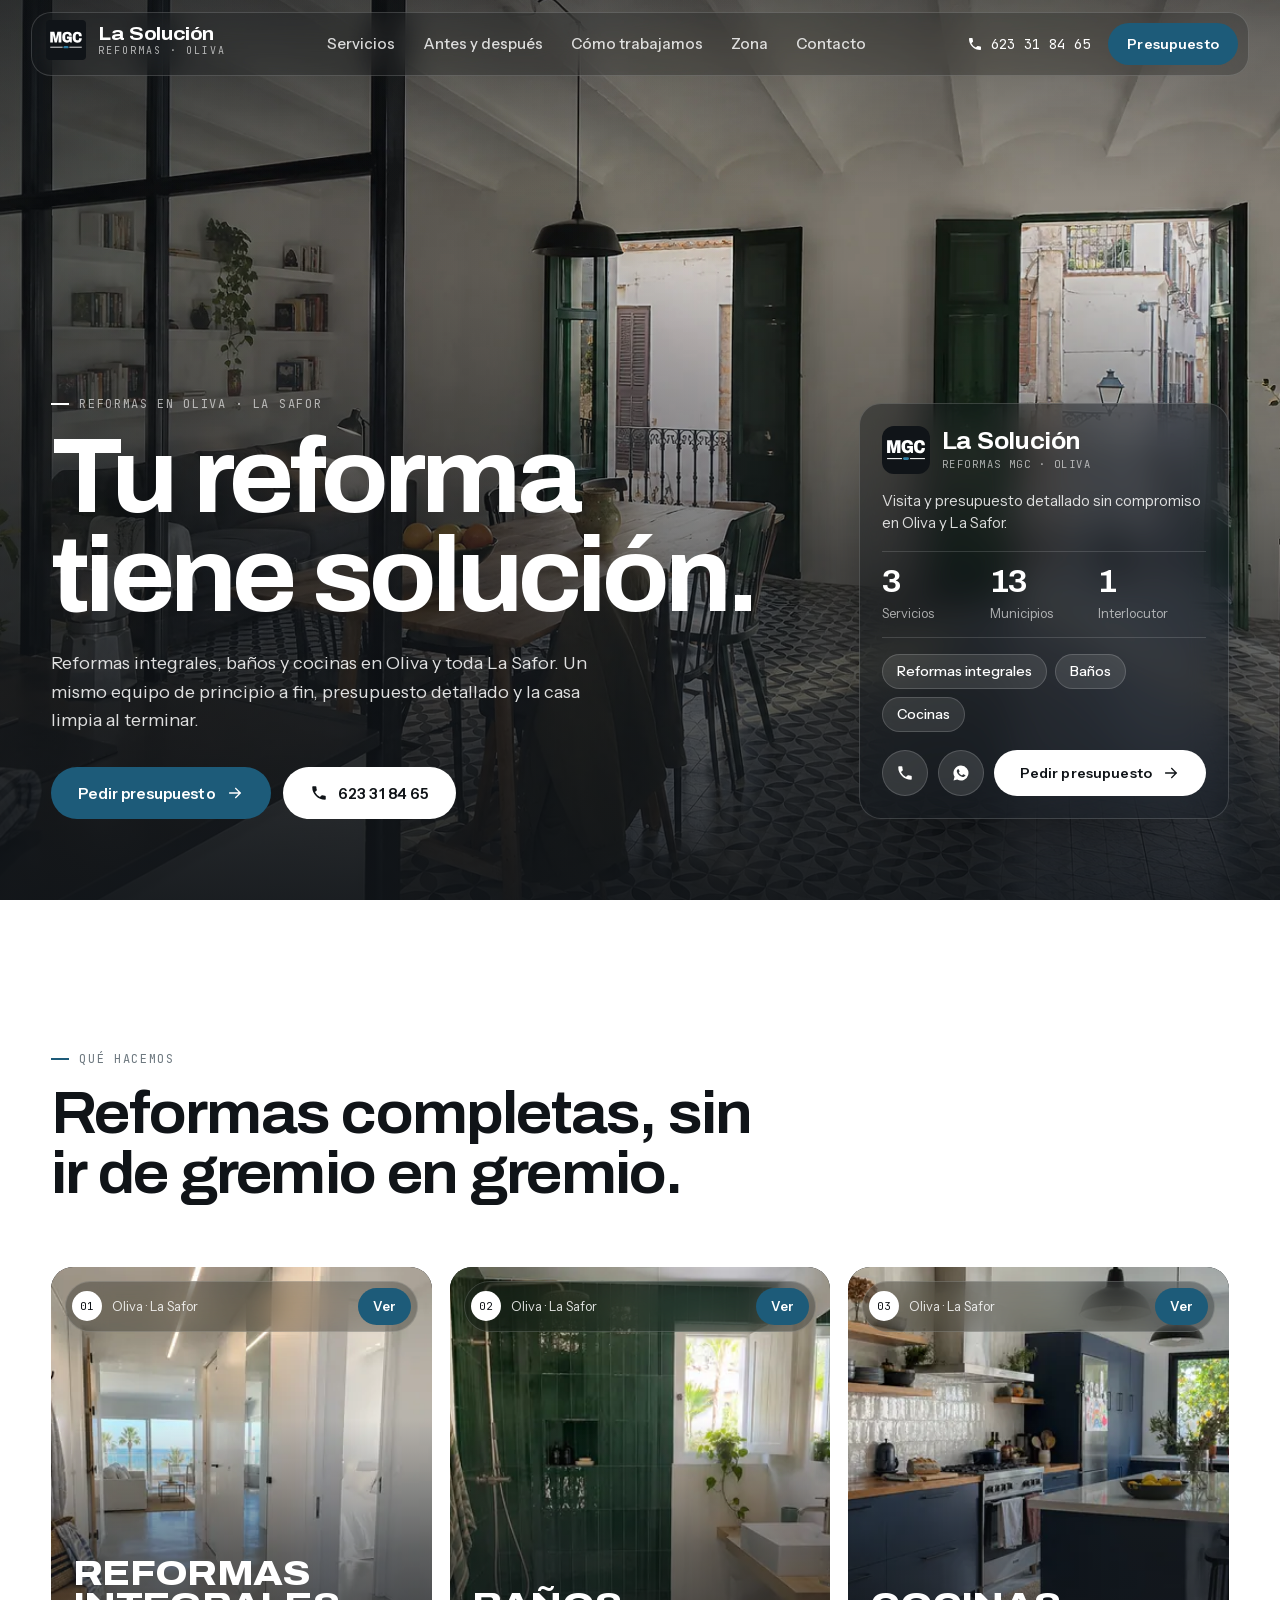
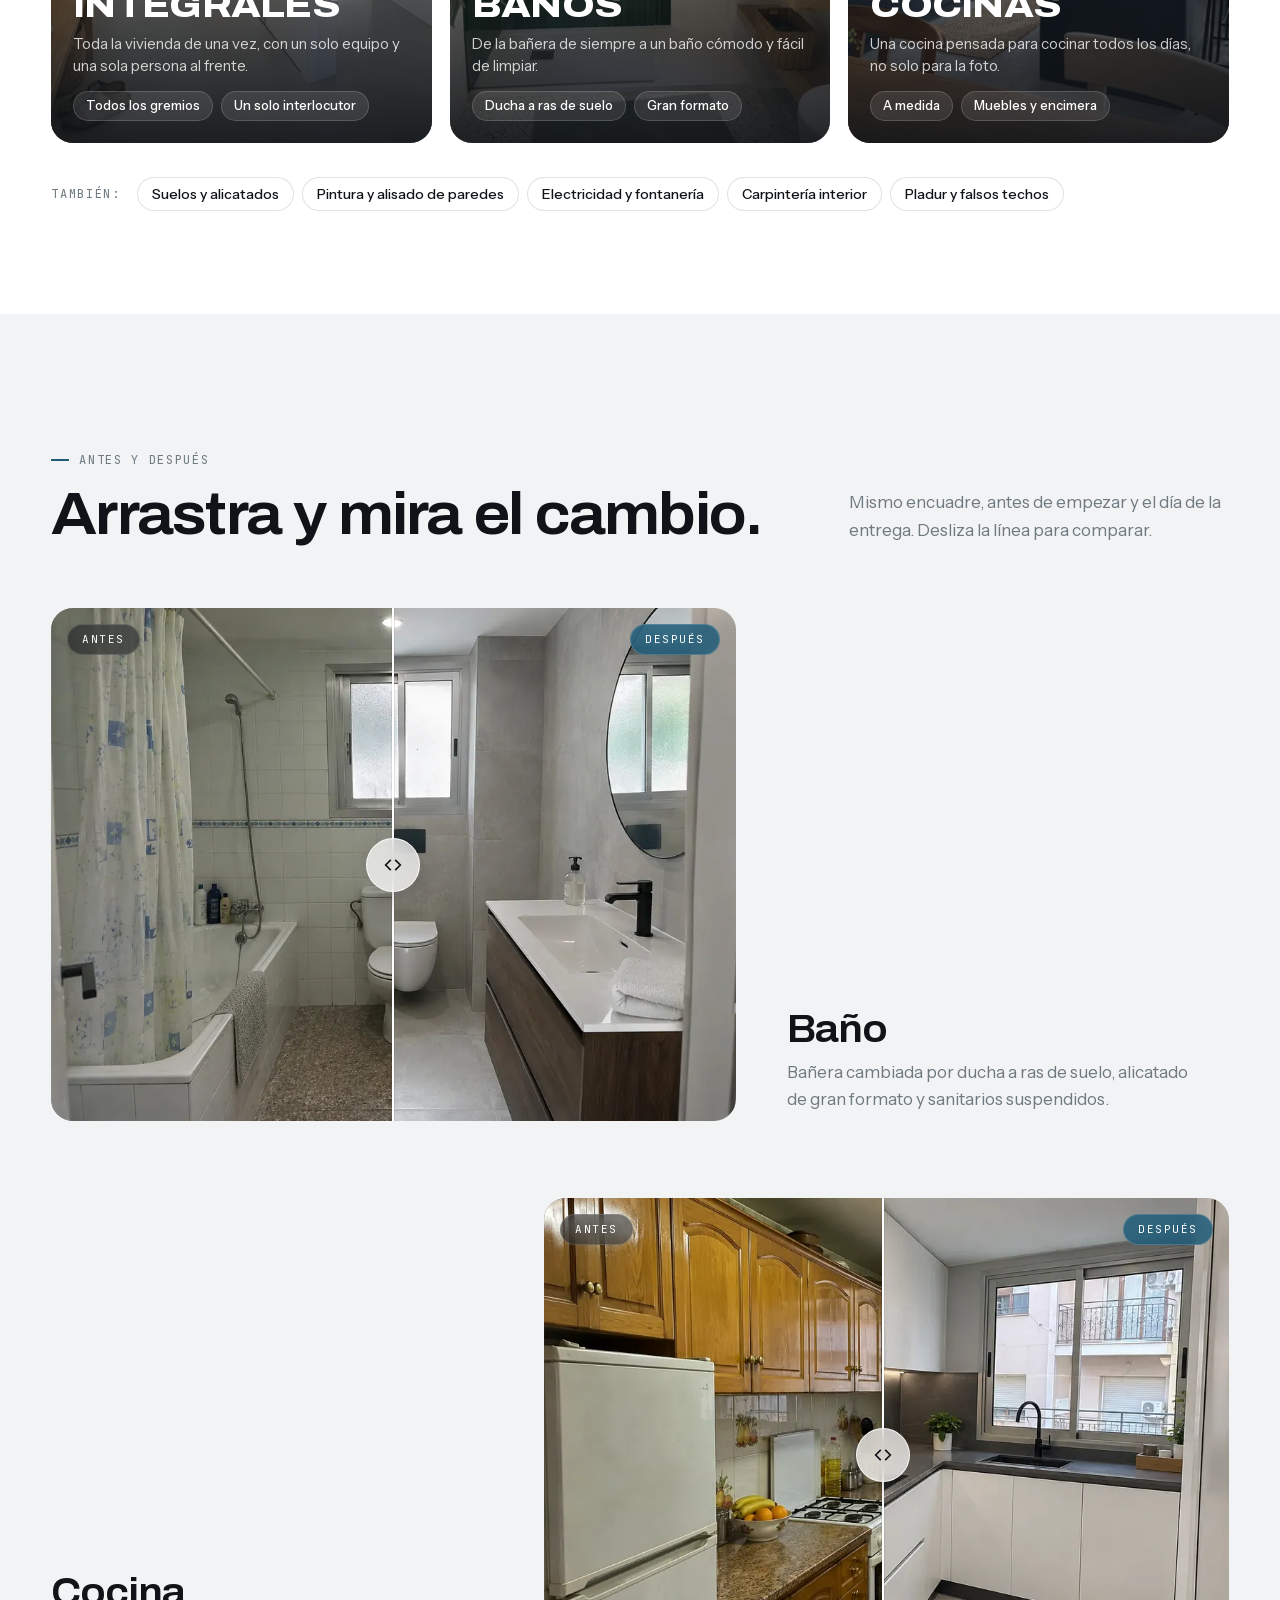
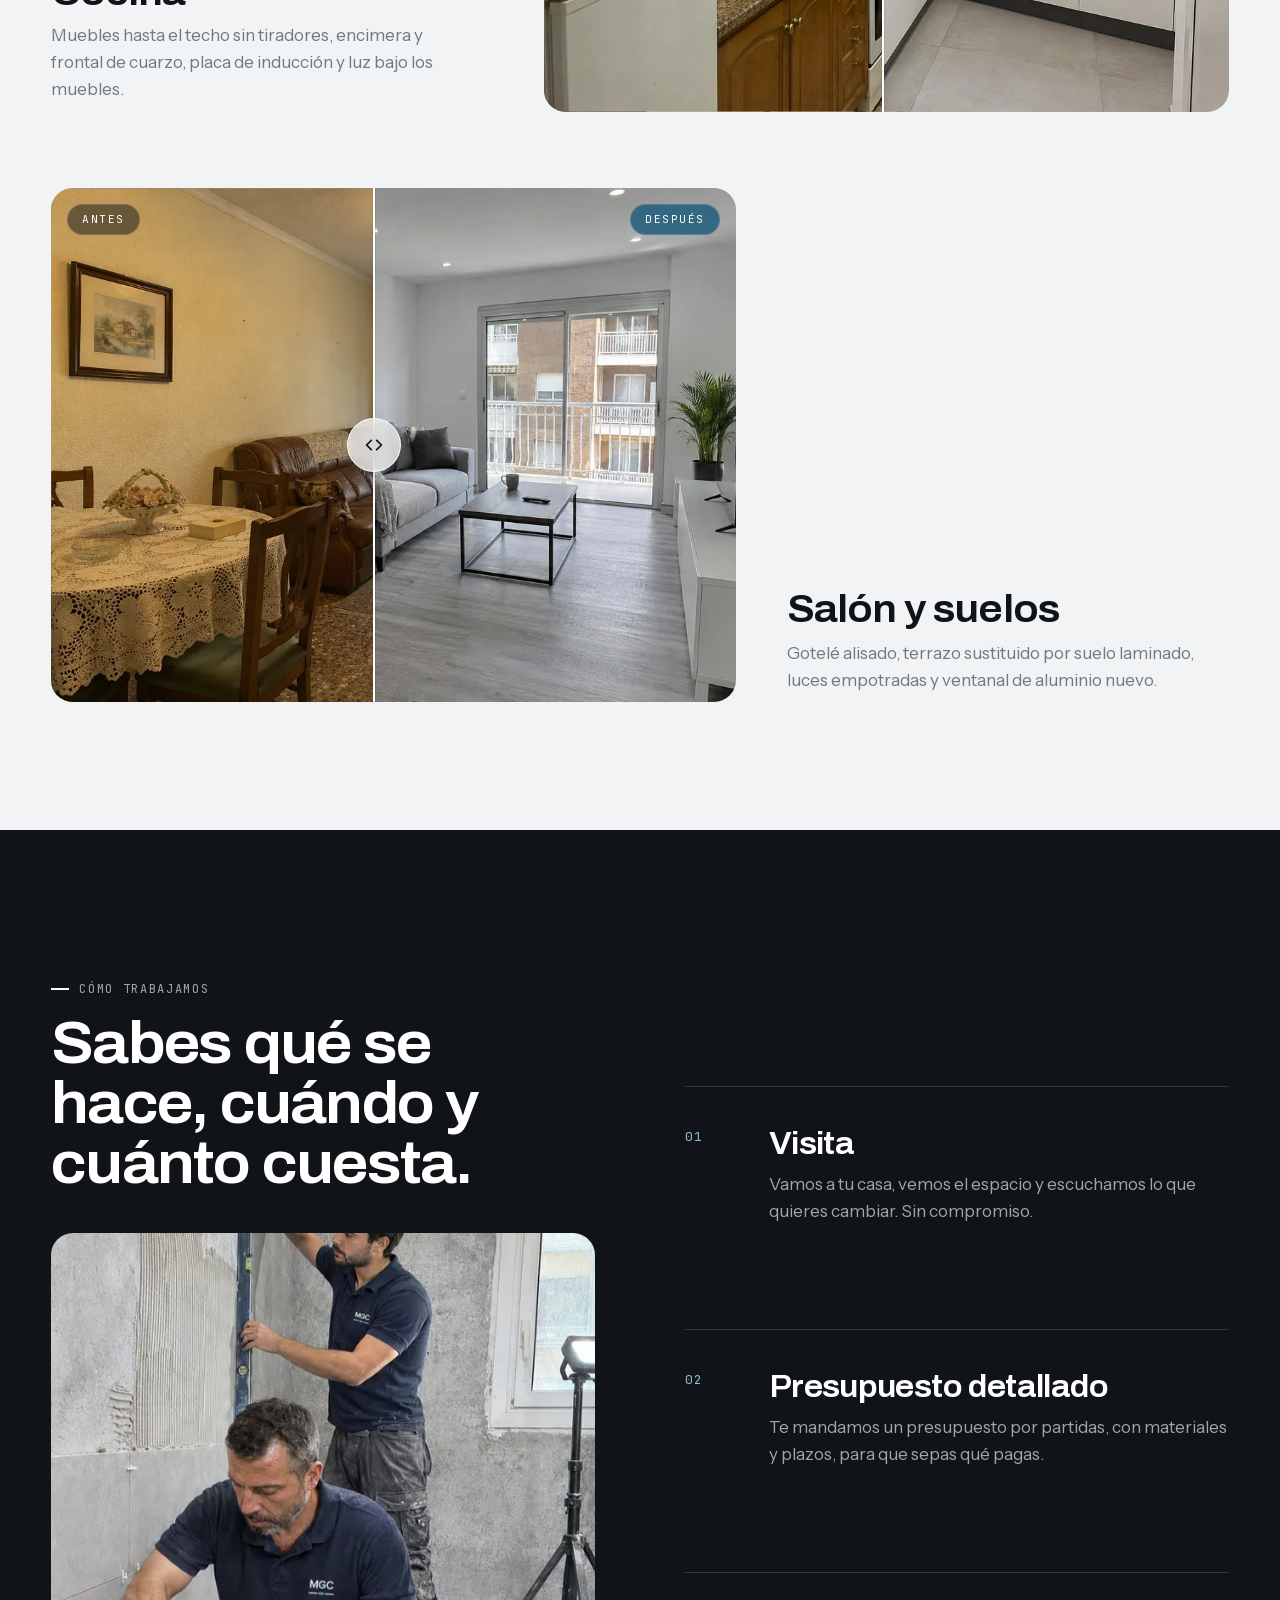
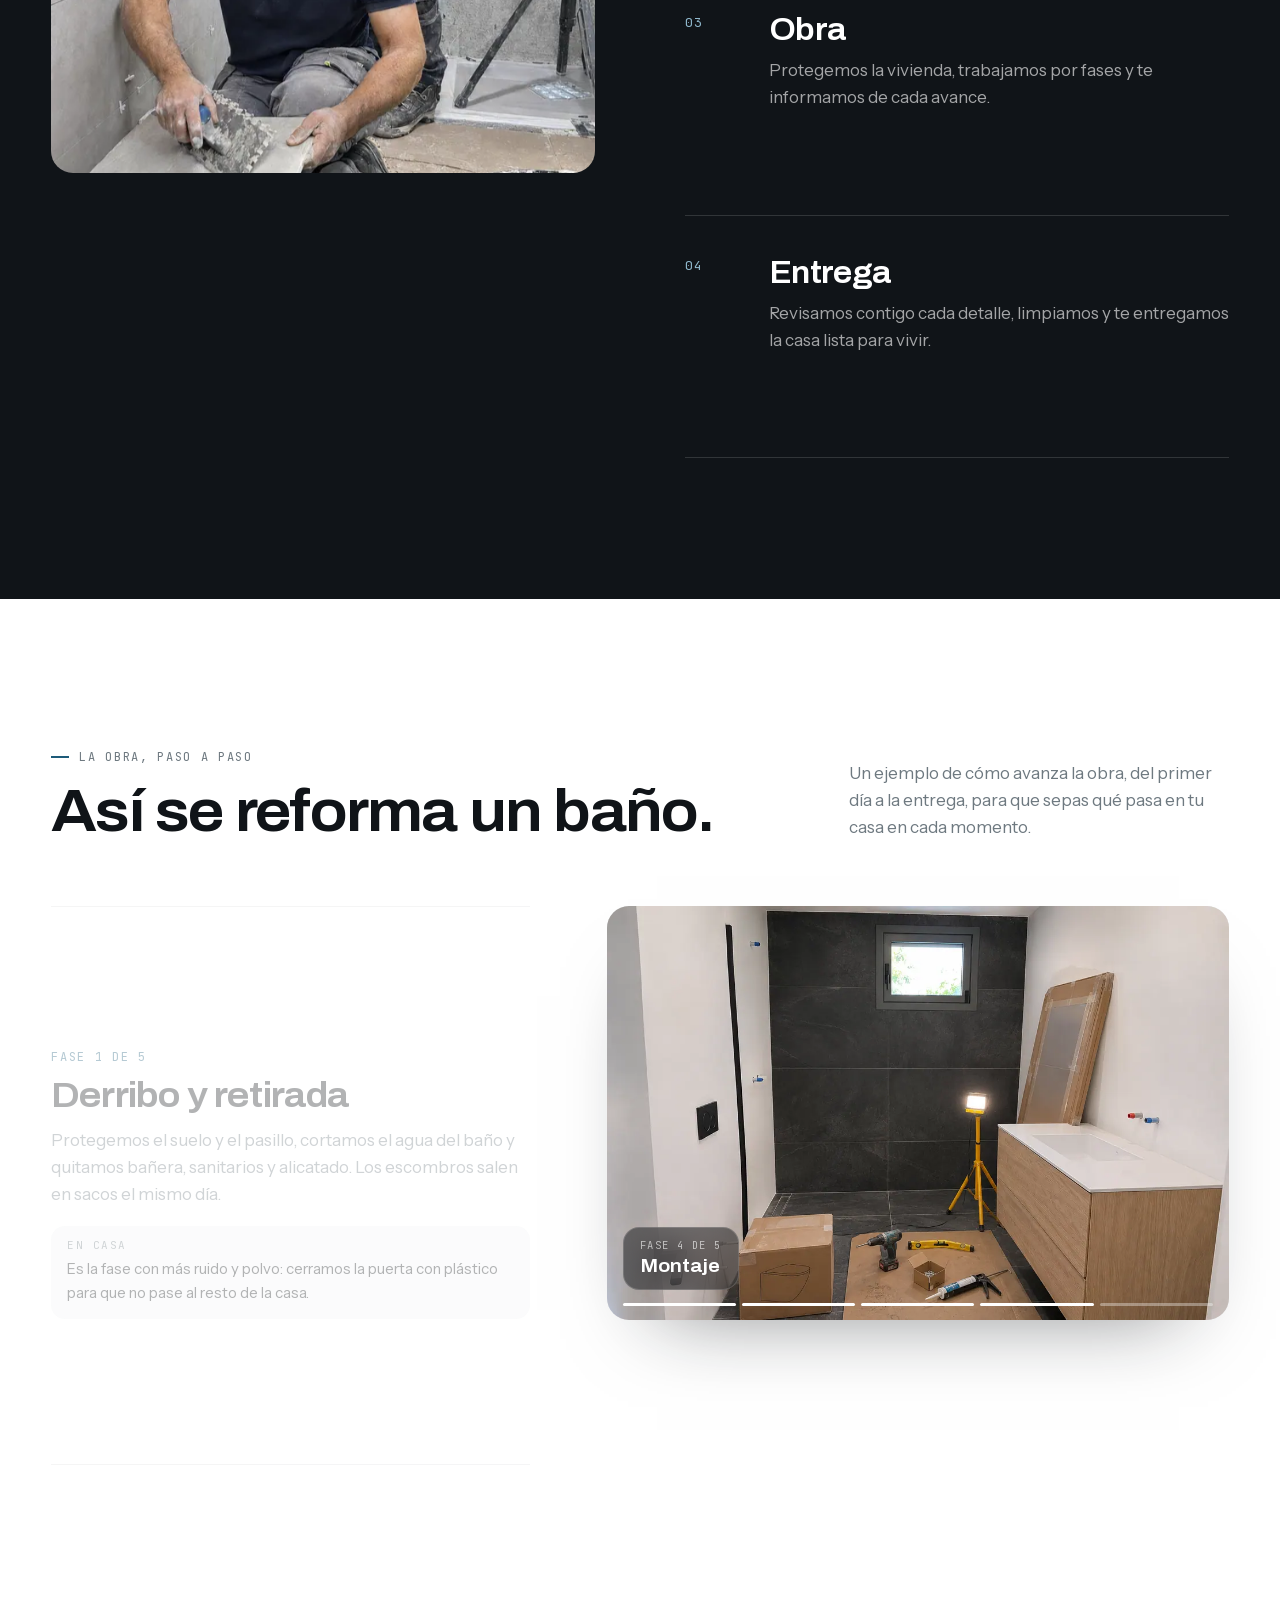
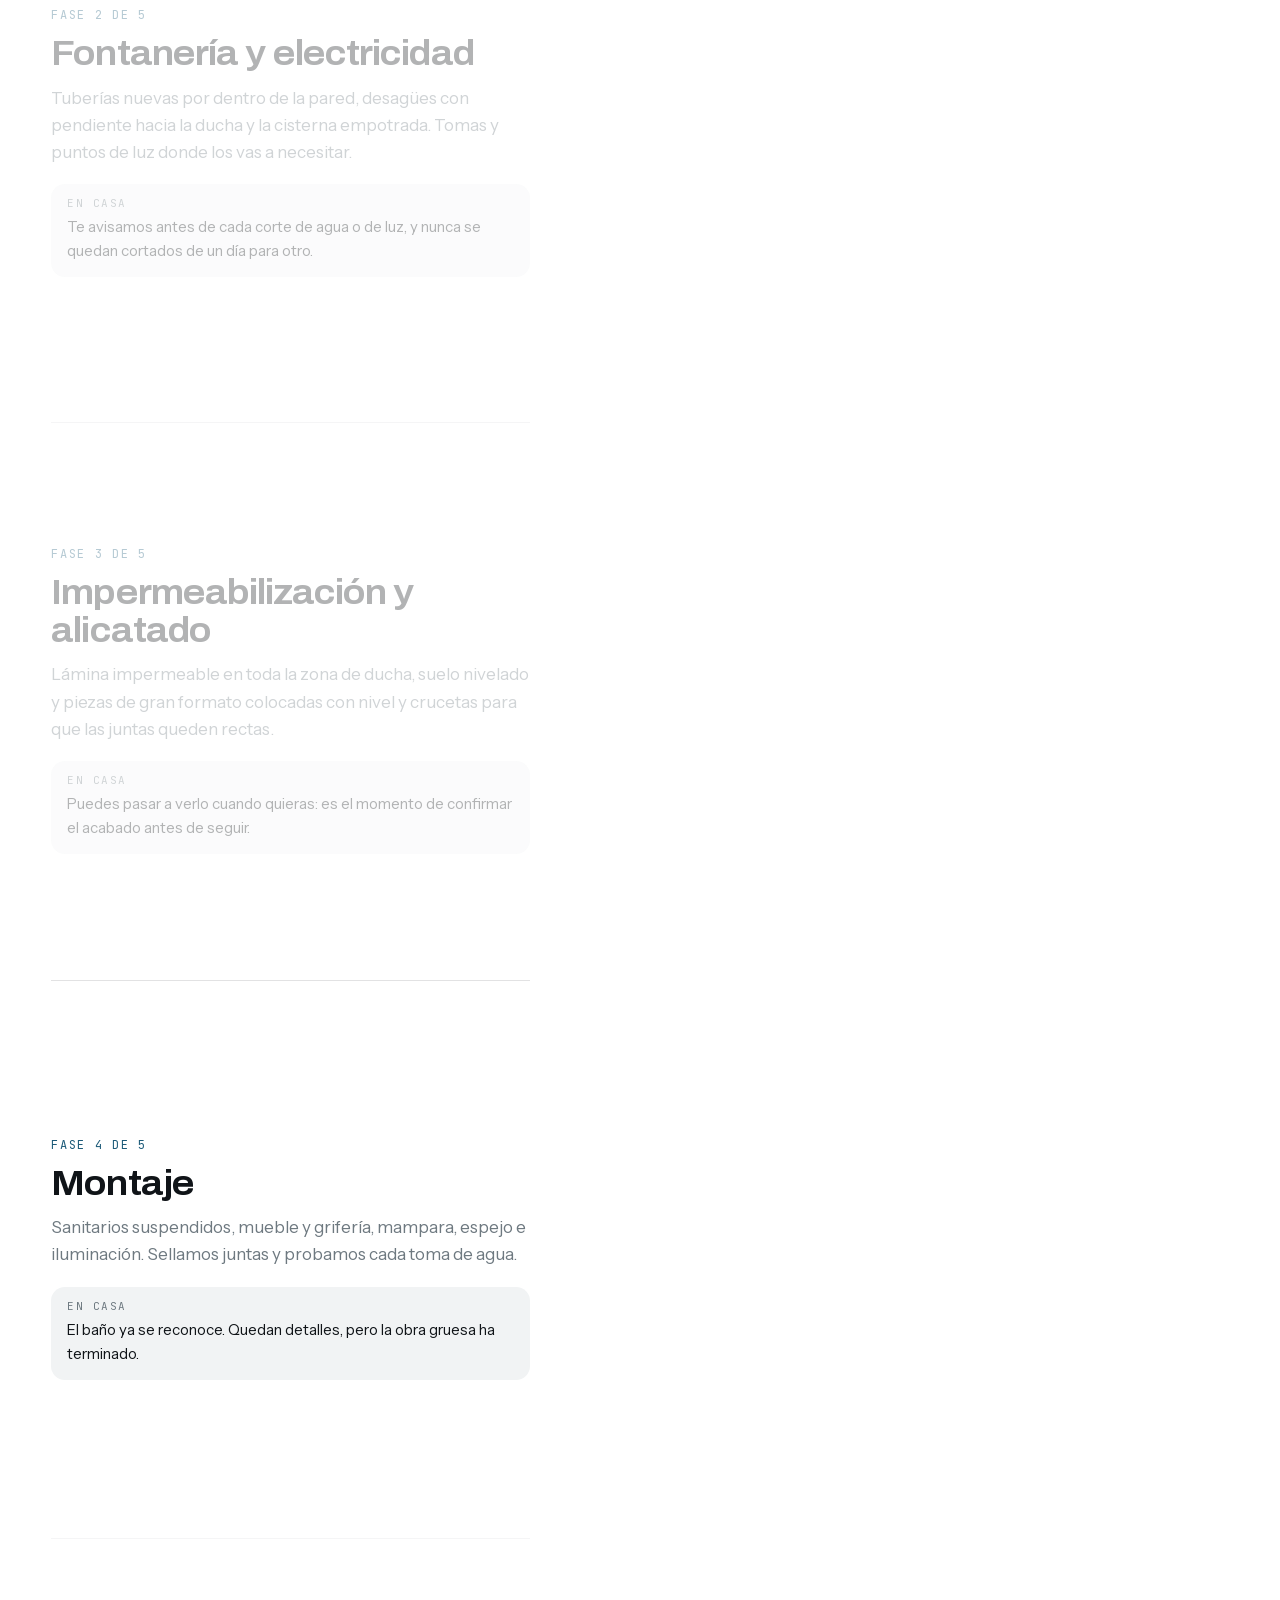
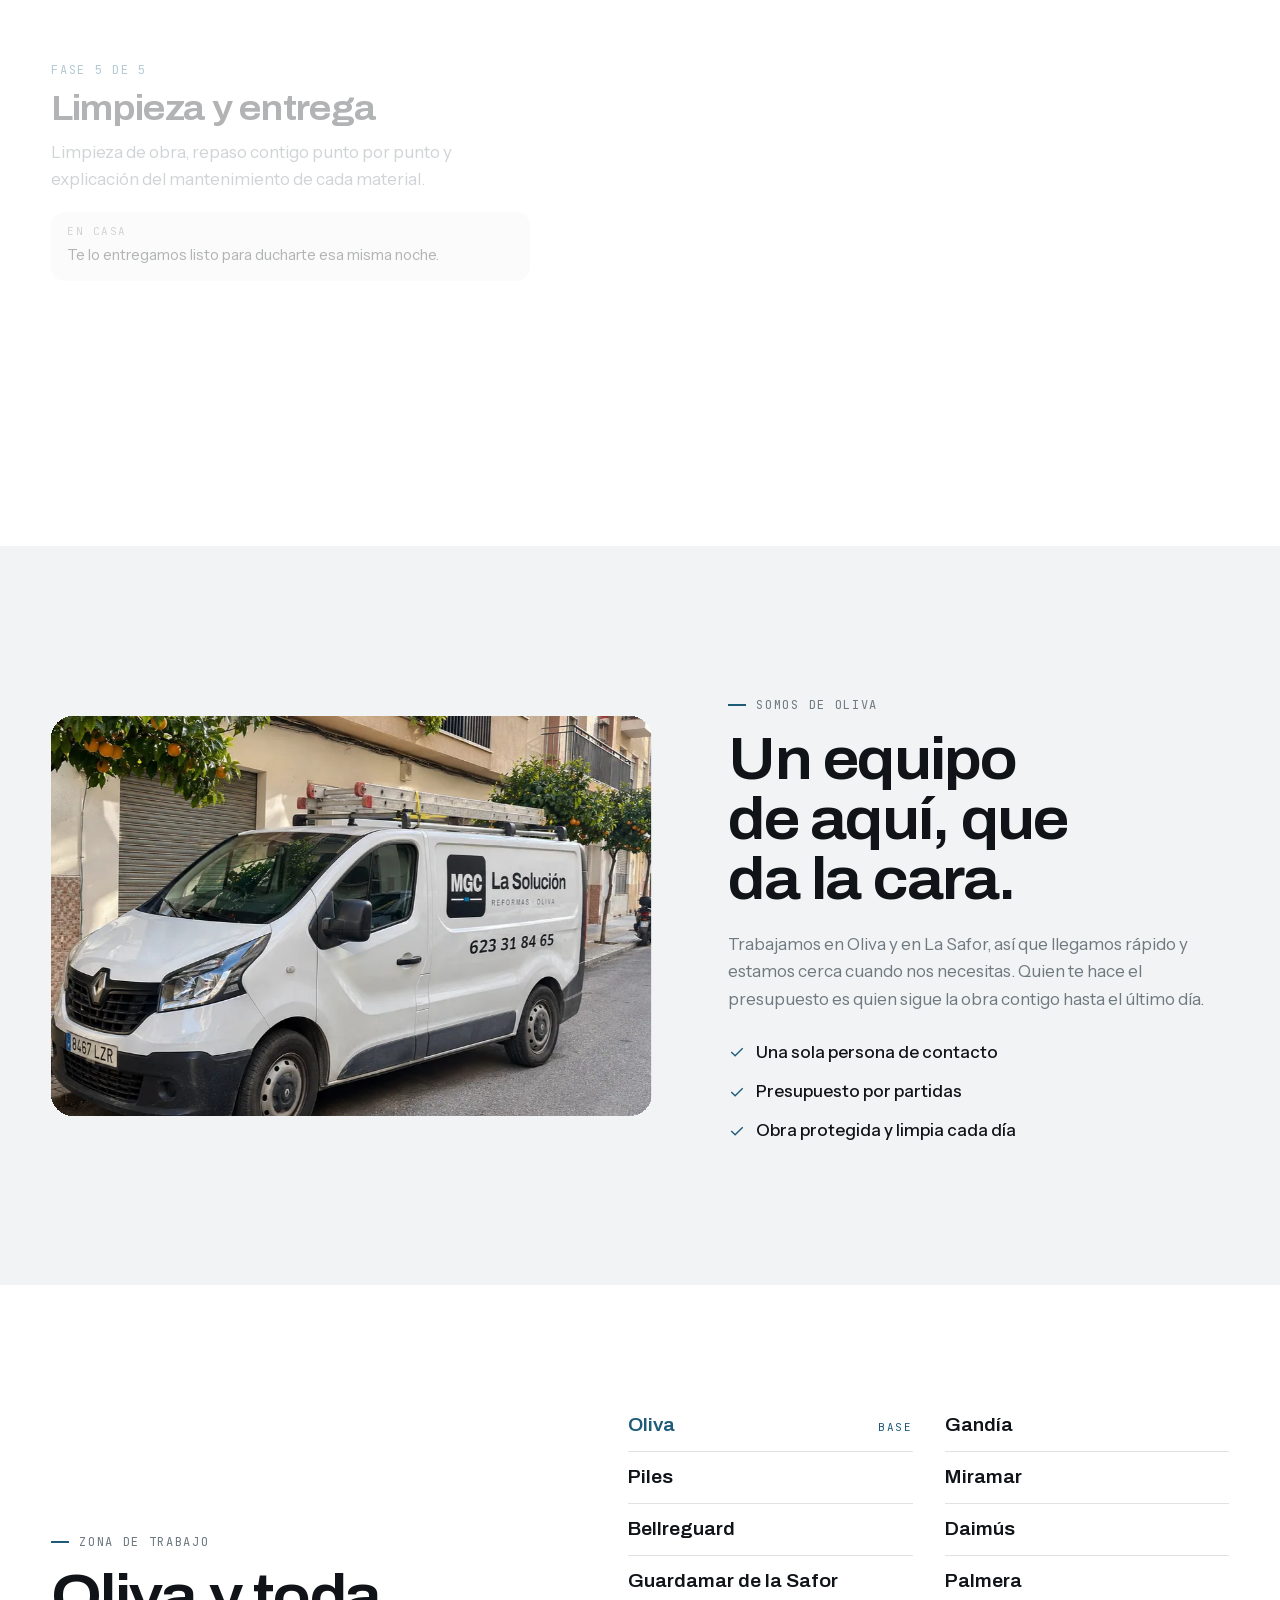
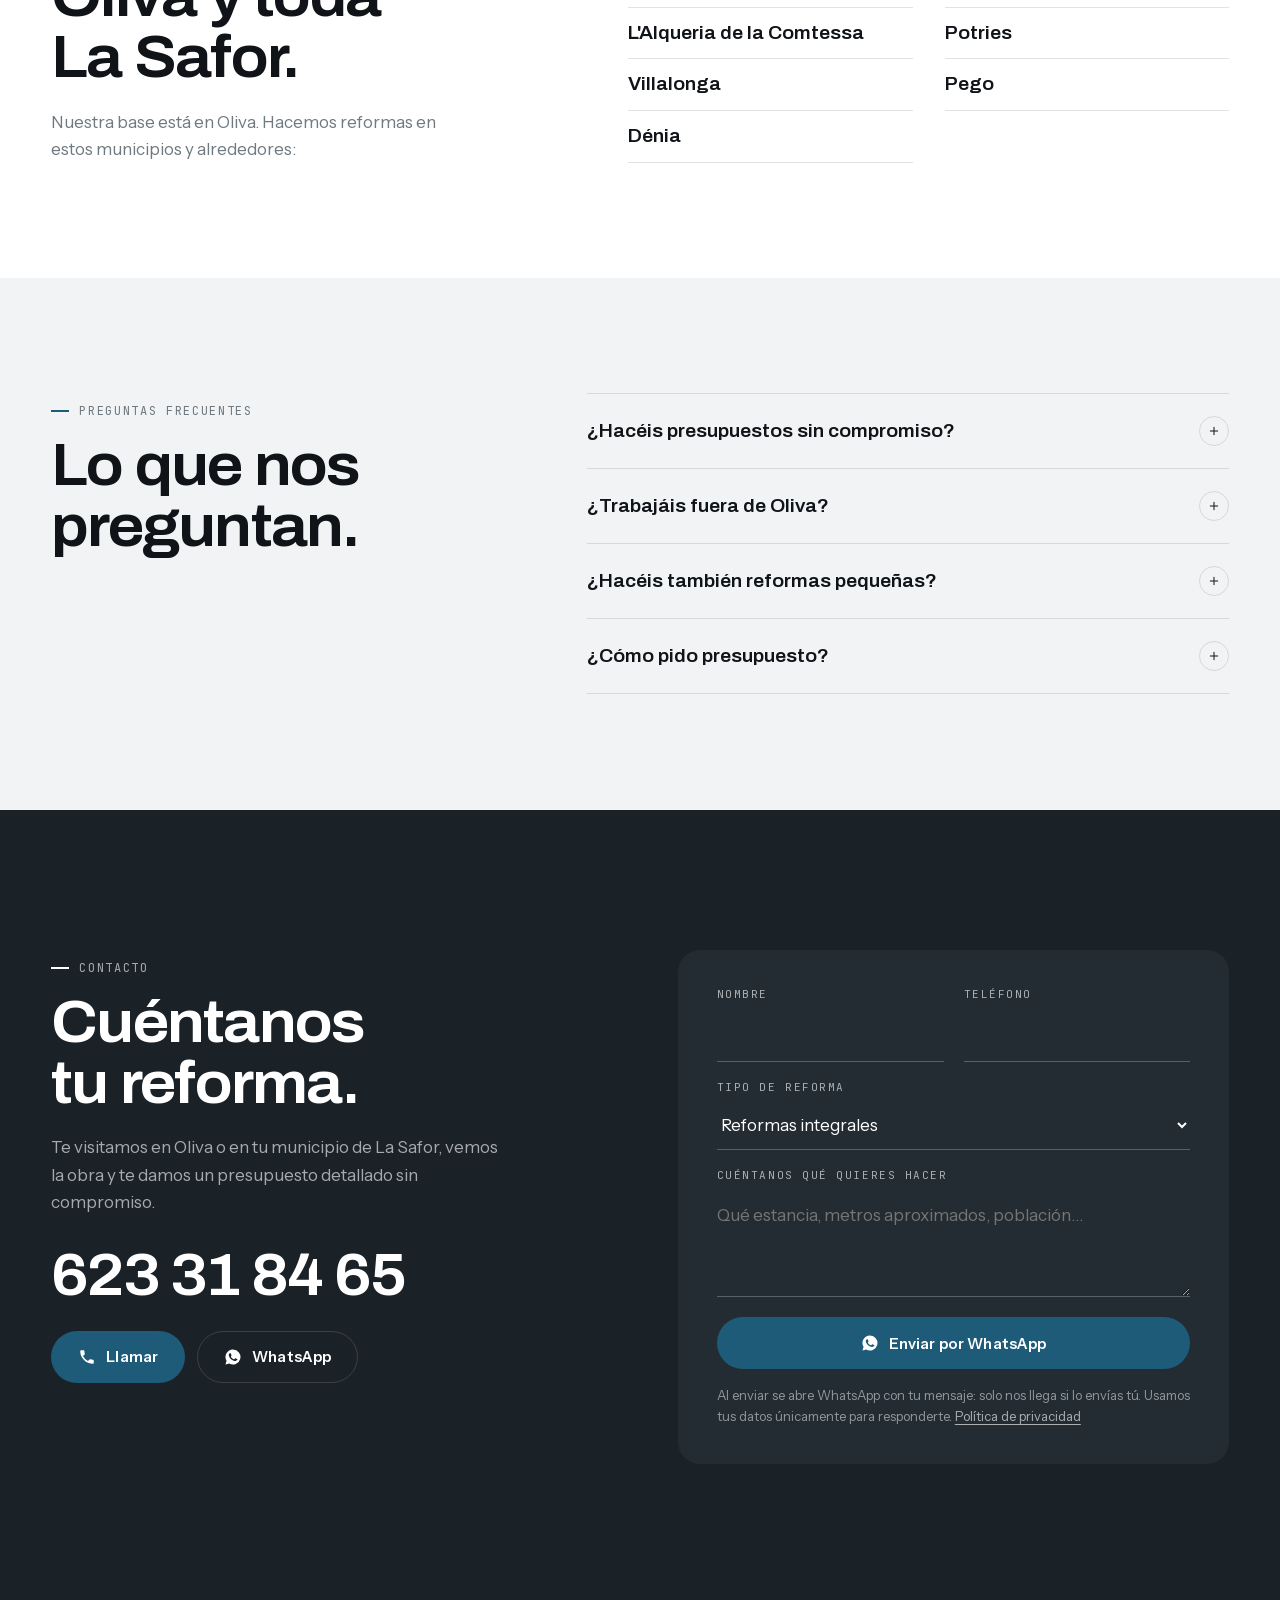
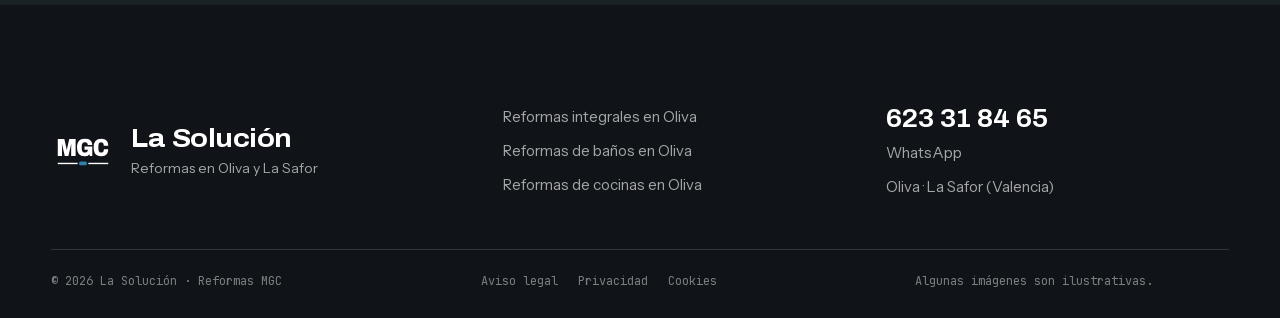
<file: index.html>
<!doctype html>
<html lang="es">
<head>
<meta charset="utf-8">
<meta name="viewport" content="width=device-width, initial-scale=1, viewport-fit=cover">
<title>Reformas en Oliva | La Solución · Reformas MGC</title>
<meta name="description" content="Empresa de reformas en Oliva (Valencia): reformas integrales, baños y cocinas en Oliva y La Safor. Presupuesto detallado sin compromiso. Tel. 623 31 84 65.">
<link rel="canonical" href="https://nocodya-hue.github.io/la-solucion-oliva/">
<meta name="theme-color" content="#101418">
<meta property="og:type" content="website"><meta property="og:locale" content="es_ES"><meta property="og:title" content="Reformas en Oliva | La Solución · Reformas MGC"><meta property="og:description" content="Empresa de reformas en Oliva (Valencia): reformas integrales, baños y cocinas en Oliva y La Safor. Presupuesto detallado sin compromiso. Tel. 623 31 84 65."><meta property="og:url" content="https://nocodya-hue.github.io/la-solucion-oliva/"><meta property="og:image" content="https://nocodya-hue.github.io/la-solucion-oliva/media/img/portada-1600.webp">
<link rel="icon" href="favicon.svg" type="image/svg+xml">
<link rel="preload" as="font" href="fonts/archivo-var.woff2" type="font/woff2" crossorigin>
<link rel="preload" as="image" imagesrcset="media/img/portada-640.webp 640w, media/img/portada-1080.webp 1080w, media/img/portada-1600.webp 1600w, media/img/portada-2400.webp 2400w" imagesizes="100vw">
<script>document.documentElement.classList.add('js')</script>
<link rel="stylesheet" href="css/main.css?v=mvzefzfu">
<script type="application/ld+json">{"@context":"https://schema.org","@type":"HomeAndConstructionBusiness","@id":"https://nocodya-hue.github.io/la-solucion-oliva/#negocio","name":"La Solución · Reformas MGC","alternateName":"La Solución","url":"https://nocodya-hue.github.io/la-solucion-oliva/","telephone":"+34623318465","image":"https://nocodya-hue.github.io/la-solucion-oliva/media/img/portada-1600.webp","logo":"https://nocodya-hue.github.io/la-solucion-oliva/favicon.svg","description":"Empresa de reformas en Oliva (Valencia): reformas integrales, baños y cocinas en Oliva y La Safor.","address":{"@type":"PostalAddress","addressLocality":"Oliva","postalCode":"46780","addressRegion":"Valencia","addressCountry":"ES"},"geo":{"@type":"GeoCoordinates","latitude":38.9197,"longitude":-0.1194},"areaServed":[{"@type":"City","name":"Oliva"},{"@type":"City","name":"Gandía"},{"@type":"City","name":"Piles"},{"@type":"City","name":"Miramar"},{"@type":"City","name":"Bellreguard"},{"@type":"City","name":"Daimús"},{"@type":"City","name":"Guardamar de la Safor"},{"@type":"City","name":"Palmera"},{"@type":"City","name":"L'Alqueria de la Comtessa"},{"@type":"City","name":"Potries"},{"@type":"City","name":"Villalonga"},{"@type":"City","name":"Pego"},{"@type":"City","name":"Dénia"}],"makesOffer":[{"@type":"Offer","itemOffered":{"@type":"Service","name":"Reformas integrales en Oliva","url":"https://nocodya-hue.github.io/la-solucion-oliva/reformas-integrales-oliva/"}},{"@type":"Offer","itemOffered":{"@type":"Service","name":"Reformas de baños en Oliva","url":"https://nocodya-hue.github.io/la-solucion-oliva/reformas-banos-oliva/"}},{"@type":"Offer","itemOffered":{"@type":"Service","name":"Reformas de cocinas en Oliva","url":"https://nocodya-hue.github.io/la-solucion-oliva/reformas-cocinas-oliva/"}}]}</script>
<script type="application/ld+json">{"@context":"https://schema.org","@type":"FAQPage","mainEntity":[{"@type":"Question","name":"¿Hacéis presupuestos sin compromiso?","acceptedAnswer":{"@type":"Answer","text":"Sí. Te visitamos, vemos la obra y te enviamos un presupuesto detallado sin ningún compromiso."}},{"@type":"Question","name":"¿Trabajáis fuera de Oliva?","acceptedAnswer":{"@type":"Answer","text":"Trabajamos en Oliva y en toda La Safor: Gandía, Piles, Bellreguard, Daimús, Miramar y municipios cercanos, y también en Pego y Dénia."}},{"@type":"Question","name":"¿Hacéis también reformas pequeñas?","acceptedAnswer":{"@type":"Answer","text":"Sí. Además de reformas integrales hacemos trabajos concretos como cambiar una bañera por un plato de ducha, alicatar una cocina o cambiar el suelo de una habitación."}},{"@type":"Question","name":"¿Cómo pido presupuesto?","acceptedAnswer":{"@type":"Answer","text":"Llámanos o escríbenos por WhatsApp al 623 31 84 65, o rellena el formulario de esta página: te contestamos lo antes posible."}}]}</script>
</head>
<body>
<a class="saltar" href="#contenido">Saltar al contenido</a>
<header class="cab" data-cab>
  <a class="cab__marca" href="./" aria-label="La Solución · Reformas, inicio"><span class="marca "><svg class="marca__mono" viewBox="0 0 120 120" role="img" aria-label="">
<rect width="120" height="120" rx="12" fill="#101418"/><g fill="#FFFFFF"><path d="M12.7 67.5V35.52H24.97L27.89 48.29Q28.07 49.03 28.34 50.34Q28.62 51.64 28.92 53.06Q29.22 54.48 29.45 55.64H29.84Q30.01 54.75 30.27 53.47Q30.53 52.19 30.81 50.82Q31.1 49.46 31.33 48.3L34.22 35.52H46.15V67.5H37.81V55.3Q37.81 53.32 37.86 51.39Q37.9 49.47 37.96 47.91Q38.01 46.34 38.01 45.52H37.63Q37.52 46.22 37.3 47.29Q37.07 48.37 36.83 49.45Q36.6 50.53 36.38 51.33L32.57 67.5H25.86L22.03 51.34Q21.86 50.59 21.61 49.55Q21.37 48.5 21.16 47.41Q20.96 46.32 20.79 45.54H20.42Q20.48 46.66 20.53 48.32Q20.58 49.99 20.61 51.81Q20.65 53.63 20.65 55.3V67.5Z"/><path d="M62.44 68.06Q55.68 68.06 52.19 63.95Q48.71 59.84 48.71 51.51Q48.71 45.92 50.44 42.25Q52.17 38.59 55.51 36.78Q58.85 34.96 63.64 34.96Q66.65 34.96 69.17 35.71Q71.69 36.46 73.54 37.95Q75.39 39.45 76.4 41.7Q77.41 43.96 77.41 46.97H69Q69 45.83 68.64 44.9Q68.28 43.96 67.59 43.29Q66.9 42.61 65.94 42.25Q64.98 41.89 63.76 41.89Q62.16 41.89 60.98 42.38Q59.8 42.87 59.06 43.84Q58.31 44.82 57.96 46.24Q57.61 47.67 57.61 49.56V53.47Q57.61 56.01 58.24 57.71Q58.88 59.42 60.24 60.27Q61.6 61.12 63.72 61.12Q65.37 61.12 66.57 60.51Q67.77 59.89 68.43 58.77Q69.1 57.65 69.1 56.2V55.93H62.86V49.83H77.4V67.5H72.73L72.01 64.34Q70.91 65.5 69.53 66.33Q68.14 67.17 66.4 67.61Q64.66 68.06 62.44 68.06Z"/><path d="M94.2 68.06Q89.44 68.06 86.28 66.25Q83.11 64.45 81.54 60.76Q79.97 57.08 79.97 51.49Q79.97 43.15 83.61 39.05Q87.24 34.94 94.33 34.94Q98.3 34.94 101.21 36.38Q104.12 37.82 105.71 40.8Q107.3 43.78 107.3 48.4H98.9Q98.9 46.34 98.39 44.88Q97.87 43.43 96.83 42.66Q95.78 41.89 94.15 41.89Q92.22 41.89 91.06 42.79Q89.89 43.69 89.38 45.4Q88.87 47.11 88.87 49.56V53.47Q88.87 55.93 89.4 57.64Q89.93 59.35 91.07 60.24Q92.22 61.12 94.1 61.12Q95.84 61.12 96.95 60.39Q98.06 59.66 98.6 58.24Q99.15 56.81 99.15 54.78H107.3Q107.3 59.29 105.74 62.23Q104.18 65.18 101.26 66.62Q98.33 68.06 94.2 68.06Z"/></g><rect x="12.7" y="80.2" width="37.20" height="2.6" fill="#FFFFFF"/><rect x="70.10" y="80.2" width="37.20" height="2.6" fill="#FFFFFF"/><rect x="52.5" y="78" width="15" height="7" rx="3.5" fill="#2F7FA6"/>
</svg><span class="marca__txt"><b>La Solución</b><small>Reformas · Oliva</small></span></span></a>
  <nav class="cab__nav" aria-label="Principal"><a href="#servicios">Servicios</a><a href="#antes-despues">Antes y después</a><a href="#como-trabajamos">Cómo trabajamos</a><a href="#zona">Zona</a><a href="#contacto">Contacto</a></nav>
  <div class="cab__acc">
    <a class="cab__tel" href="tel:+34623318465"><svg viewBox="0 0 24 24" aria-hidden="true"><path d="M6.6 10.8a15 15 0 0 0 6.6 6.6l2.2-2.2c.3-.3.7-.4 1-.2 1.1.4 2.3.6 3.6.6.6 0 1 .4 1 1V20c0 .6-.4 1-1 1A17 17 0 0 1 3 4c0-.6.4-1 1-1h3.5c.6 0 1 .4 1 1 0 1.3.2 2.5.6 3.6.1.3 0 .7-.2 1z" fill="currentColor"/></svg><span>623 31 84 65</span></a>
    <a class="btn btn--azul btn--peq" href="#contacto">Presupuesto</a>
    <button class="cab__menu" type="button" aria-expanded="false" aria-controls="menu" aria-label="Abrir menú" data-menu><span></span><span></span></button>
  </div>
</header>
<div class="menu" id="menu" data-menu-panel hidden>
  <nav aria-label="Menú"><a href="#servicios">Servicios</a><a href="#antes-despues">Antes y después</a><a href="#como-trabajamos">Cómo trabajamos</a><a href="#zona">Zona</a><a href="#contacto">Contacto</a></nav>
  <a class="btn btn--azul" href="tel:+34623318465"><svg viewBox="0 0 24 24" aria-hidden="true"><path d="M6.6 10.8a15 15 0 0 0 6.6 6.6l2.2-2.2c.3-.3.7-.4 1-.2 1.1.4 2.3.6 3.6.6.6 0 1 .4 1 1V20c0 .6-.4 1-1 1A17 17 0 0 1 3 4c0-.6.4-1 1-1h3.5c.6 0 1 .4 1 1 0 1.3.2 2.5.6 3.6.1.3 0 .7-.2 1z" fill="currentColor"/></svg><span>Llamar al 623 31 84 65</span></a>
</div>
<main id="contenido">
<section class="hero" data-hero>
  <div class="hero__img" data-hero-img><img src="media/img/portada-1080.webp" srcset="media/img/portada-640.webp 640w, media/img/portada-1080.webp 1080w, media/img/portada-1600.webp 1600w, media/img/portada-2400.webp 2400w" sizes="100vw" alt="Piso antiguo del centro de Oliva reformado, con el suelo hidráulico recuperado" loading="eager" decoding="async" fetchpriority="high"></div>
  <div class="hero__velo" aria-hidden="true"></div>
  <div class="env hero__cont">
    <div>
      <p class="etq etq--claro">Reformas en Oliva · La Safor</p>
      <h1 class="hero__tit" data-split>Tu reforma tiene solución.</h1>
      <p class="hero__entrada">Reformas integrales, baños y cocinas en Oliva y toda La Safor. Un mismo equipo de principio a fin, presupuesto detallado y la casa limpia al terminar.</p>
      <div class="hero__cta"><a class="btn btn--azul" href="#contacto"><span>Pedir presupuesto</span><svg viewBox="0 0 24 24" aria-hidden="true"><path d="M5 12h14M13 6l6 6-6 6" fill="none" stroke="currentColor" stroke-width="1.7" stroke-linecap="square"/></svg></a><a class="btn btn--claro" href="tel:+34623318465"><svg viewBox="0 0 24 24" aria-hidden="true"><path d="M6.6 10.8a15 15 0 0 0 6.6 6.6l2.2-2.2c.3-.3.7-.4 1-.2 1.1.4 2.3.6 3.6.6.6 0 1 .4 1 1V20c0 .6-.4 1-1 1A17 17 0 0 1 3 4c0-.6.4-1 1-1h3.5c.6 0 1 .4 1 1 0 1.3.2 2.5.6 3.6.1.3 0 .7-.2 1z" fill="currentColor"/></svg><span>623 31 84 65</span></a></div>
    </div>
    <aside class="ficha vidrio" aria-label="La Solución en resumen">
    <div class="ficha__cab"><svg class="ficha__mono" viewBox="0 0 120 120" role="img" aria-label="">
<rect width="120" height="120" rx="12" fill="#101418"/><g fill="#FFFFFF"><path d="M12.7 67.5V35.52H24.97L27.89 48.29Q28.07 49.03 28.34 50.34Q28.62 51.64 28.92 53.06Q29.22 54.48 29.45 55.64H29.84Q30.01 54.75 30.27 53.47Q30.53 52.19 30.81 50.82Q31.1 49.46 31.33 48.3L34.22 35.52H46.15V67.5H37.81V55.3Q37.81 53.32 37.86 51.39Q37.9 49.47 37.96 47.91Q38.01 46.34 38.01 45.52H37.63Q37.52 46.22 37.3 47.29Q37.07 48.37 36.83 49.45Q36.6 50.53 36.38 51.33L32.57 67.5H25.86L22.03 51.34Q21.86 50.59 21.61 49.55Q21.37 48.5 21.16 47.41Q20.96 46.32 20.79 45.54H20.42Q20.48 46.66 20.53 48.32Q20.58 49.99 20.61 51.81Q20.65 53.63 20.65 55.3V67.5Z"/><path d="M62.44 68.06Q55.68 68.06 52.19 63.95Q48.71 59.84 48.71 51.51Q48.71 45.92 50.44 42.25Q52.17 38.59 55.51 36.78Q58.85 34.96 63.64 34.96Q66.65 34.96 69.17 35.71Q71.69 36.46 73.54 37.95Q75.39 39.45 76.4 41.7Q77.41 43.96 77.41 46.97H69Q69 45.83 68.64 44.9Q68.28 43.96 67.59 43.29Q66.9 42.61 65.94 42.25Q64.98 41.89 63.76 41.89Q62.16 41.89 60.98 42.38Q59.8 42.87 59.06 43.84Q58.31 44.82 57.96 46.24Q57.61 47.67 57.61 49.56V53.47Q57.61 56.01 58.24 57.71Q58.88 59.42 60.24 60.27Q61.6 61.12 63.72 61.12Q65.37 61.12 66.57 60.51Q67.77 59.89 68.43 58.77Q69.1 57.65 69.1 56.2V55.93H62.86V49.83H77.4V67.5H72.73L72.01 64.34Q70.91 65.5 69.53 66.33Q68.14 67.17 66.4 67.61Q64.66 68.06 62.44 68.06Z"/><path d="M94.2 68.06Q89.44 68.06 86.28 66.25Q83.11 64.45 81.54 60.76Q79.97 57.08 79.97 51.49Q79.97 43.15 83.61 39.05Q87.24 34.94 94.33 34.94Q98.3 34.94 101.21 36.38Q104.12 37.82 105.71 40.8Q107.3 43.78 107.3 48.4H98.9Q98.9 46.34 98.39 44.88Q97.87 43.43 96.83 42.66Q95.78 41.89 94.15 41.89Q92.22 41.89 91.06 42.79Q89.89 43.69 89.38 45.4Q88.87 47.11 88.87 49.56V53.47Q88.87 55.93 89.4 57.64Q89.93 59.35 91.07 60.24Q92.22 61.12 94.1 61.12Q95.84 61.12 96.95 60.39Q98.06 59.66 98.6 58.24Q99.15 56.81 99.15 54.78H107.3Q107.3 59.29 105.74 62.23Q104.18 65.18 101.26 66.62Q98.33 68.06 94.2 68.06Z"/></g><rect x="12.7" y="80.2" width="37.20" height="2.6" fill="#FFFFFF"/><rect x="70.10" y="80.2" width="37.20" height="2.6" fill="#FFFFFF"/><rect x="52.5" y="78" width="15" height="7" rx="3.5" fill="#2F7FA6"/>
</svg><div><b>La Solución</b><span>Reformas MGC · Oliva</span></div></div>
    <p class="ficha__txt">Visita y presupuesto detallado sin compromiso en Oliva y La Safor.</p>
    <dl class="ficha__datos"><div><dt>Servicios</dt><dd>3</dd></div><div><dt>Municipios</dt><dd>13</dd></div><div><dt>Interlocutor</dt><dd>1</dd></div></dl>
    <div class="chips chips--claro"><a class="chip" href="reformas-integrales-oliva/">Reformas integrales</a><a class="chip" href="reformas-banos-oliva/">Baños</a><a class="chip" href="reformas-cocinas-oliva/">Cocinas</a></div>
    <div class="ficha__acc"><a class="redondo" href="tel:+34623318465" aria-label="Llamar al 623 31 84 65"><svg viewBox="0 0 24 24" aria-hidden="true"><path d="M6.6 10.8a15 15 0 0 0 6.6 6.6l2.2-2.2c.3-.3.7-.4 1-.2 1.1.4 2.3.6 3.6.6.6 0 1 .4 1 1V20c0 .6-.4 1-1 1A17 17 0 0 1 3 4c0-.6.4-1 1-1h3.5c.6 0 1 .4 1 1 0 1.3.2 2.5.6 3.6.1.3 0 .7-.2 1z" fill="currentColor"/></svg></a><a class="redondo" href="https://wa.me/34623318465?text=Hola%2C%20quiero%20pedir%20presupuesto%20para%20una%20reforma." target="_blank" rel="noopener" aria-label="Escribir por WhatsApp"><svg viewBox="0 0 24 24" aria-hidden="true"><path d="M12 2a10 10 0 0 0-8.6 15.1L2 22l5-1.3A10 10 0 1 0 12 2zm5.3 14.1c-.2.6-1.3 1.2-1.8 1.2-.5.1-1 .2-3.3-.7-2.8-1.1-4.5-3.9-4.7-4.1-.1-.2-1.1-1.5-1.1-2.8s.7-2 1-2.3c.2-.3.5-.3.7-.3h.5c.2 0 .4 0 .6.5l.8 2c.1.2.1.4 0 .5l-.3.5-.4.4c-.1.1-.3.3-.1.6.2.3.8 1.3 1.6 2.1 1.1 1 2 1.3 2.3 1.4.3.1.5.1.6-.1l.9-1.1c.2-.3.4-.2.7-.1l1.9.9c.3.1.5.2.5.3.1.2.1.7-.1 1.2z" fill="currentColor"/></svg></a><a class="btn btn--claro btn--peq" href="#contacto"><span>Pedir presupuesto</span><svg viewBox="0 0 24 24" aria-hidden="true"><path d="M5 12h14M13 6l6 6-6 6" fill="none" stroke="currentColor" stroke-width="1.7" stroke-linecap="square"/></svg></a></div>
  </aside>
  </div>
</section><section class="servicios" id="servicios">
  <div class="env">
    <div class="cab-sec"><p class="etq">Qué hacemos</p><h2 class="tit" data-split>Reformas completas, sin ir de gremio en gremio.</h2></div>
    <div class="carrusel" data-carrusel>
    <div class="servicios__lista" data-carrusel-pista><a class="srv" href="reformas-integrales-oliva/" data-revela>
      <span class="srv__img"><img src="media/img/srv-integrales-1080.webp" srcset="media/img/srv-integrales-640.webp 640w, media/img/srv-integrales-1080.webp 1080w, media/img/srv-integrales-1600.webp 1600w, media/img/srv-integrales-2400.webp 2400w" sizes="(max-width: 900px) 80vw, 33vw" alt="Reformas integrales en Oliva" loading="lazy" decoding="async" class="srv__foto"></span>
      <span class="srv__barra vidrio"><i>01</i><span>Oliva · La Safor</span><em>Ver</em></span>
      <span class="srv__txt"><b>Reformas integrales</b><span class="srv__baj">Toda la vivienda de una vez, con un solo equipo y una sola persona al frente.</span><span class="chips chips--claro"><span class="chip">Todos los gremios</span><span class="chip">Un solo interlocutor</span></span></span>
    </a><a class="srv" href="reformas-banos-oliva/" data-revela>
      <span class="srv__img"><img src="media/img/srv-banos-1080.webp" srcset="media/img/srv-banos-640.webp 640w, media/img/srv-banos-1080.webp 1080w, media/img/srv-banos-1600.webp 1600w, media/img/srv-banos-2400.webp 2400w" sizes="(max-width: 900px) 80vw, 33vw" alt="Reformas de baños en Oliva" loading="lazy" decoding="async" class="srv__foto"></span>
      <span class="srv__barra vidrio"><i>02</i><span>Oliva · La Safor</span><em>Ver</em></span>
      <span class="srv__txt"><b>Baños</b><span class="srv__baj">De la bañera de siempre a un baño cómodo y fácil de limpiar.</span><span class="chips chips--claro"><span class="chip">Ducha a ras de suelo</span><span class="chip">Gran formato</span></span></span>
    </a><a class="srv" href="reformas-cocinas-oliva/" data-revela>
      <span class="srv__img"><img src="media/img/srv-cocinas-1080.webp" srcset="media/img/srv-cocinas-640.webp 640w, media/img/srv-cocinas-1080.webp 1080w, media/img/srv-cocinas-1600.webp 1600w, media/img/srv-cocinas-2400.webp 2400w" sizes="(max-width: 900px) 80vw, 33vw" alt="Reformas de cocinas en Oliva" loading="lazy" decoding="async" class="srv__foto"></span>
      <span class="srv__barra vidrio"><i>03</i><span>Oliva · La Safor</span><em>Ver</em></span>
      <span class="srv__txt"><b>Cocinas</b><span class="srv__baj">Una cocina pensada para cocinar todos los días, no solo para la foto.</span><span class="chips chips--claro"><span class="chip">A medida</span><span class="chip">Muebles y encimera</span></span></span>
    </a></div>
    <div class="carrusel__flechas"><button class="redondo redondo--linea" type="button" data-prev aria-label="Anterior"><svg viewBox="0 0 24 24" aria-hidden="true"><path d="M19 12H5M11 6l-6 6 6 6" fill="none" stroke="currentColor" stroke-width="1.7" stroke-linecap="square"/></svg></button><button class="redondo redondo--linea" type="button" data-next aria-label="Siguiente"><svg viewBox="0 0 24 24" aria-hidden="true"><path d="M5 12h14M13 6l6 6-6 6" fill="none" stroke="currentColor" stroke-width="1.7" stroke-linecap="square"/></svg></button></div>
  </div>
    <div class="servicios__extra"><span>También:</span><ul class="chips"><li class="chip">Suelos y alicatados</li><li class="chip">Pintura y alisado de paredes</li><li class="chip">Electricidad y fontanería</li><li class="chip">Carpintería interior</li><li class="chip">Pladur y falsos techos</li></ul></div>
  </div>
</section><section class="antes" id="antes-despues">
  <div class="env">
    <div class="cab-sec cab-sec--fila"><div><p class="etq">Antes y después</p><h2 class="tit" data-split>Arrastra y mira el cambio.</h2></div><p class="cab-sec__txt">Mismo encuadre, antes de empezar y el día de la entrega. Desliza la línea para comparar.</p></div>
    <div class="antes__lista"><figure class="comp" data-comp>
  <div class="comp__marco" style="--pos:50%">
    <img src="media/img/bano-despues-1080.webp" srcset="media/img/bano-despues-640.webp 640w, media/img/bano-despues-1080.webp 1080w, media/img/bano-despues-1600.webp 1600w, media/img/bano-despues-2400.webp 2400w" sizes="(max-width: 900px) 100vw, 60vw" alt="Baño después de la reforma" loading="lazy" decoding="async" class="comp__img">
    <div class="comp__antes"><img src="media/img/bano-antes-1080.webp" srcset="media/img/bano-antes-640.webp 640w, media/img/bano-antes-1080.webp 1080w, media/img/bano-antes-1600.webp 1600w, media/img/bano-antes-2400.webp 2400w" sizes="(max-width: 900px) 100vw, 60vw" alt="Baño antes de la reforma" loading="lazy" decoding="async" class="comp__img"></div>
    <span class="comp__etq comp__etq--antes">Antes</span><span class="comp__etq comp__etq--despues">Después</span>
    <span class="comp__linea" aria-hidden="true"><span class="comp__tirador"><svg viewBox="0 0 24 24" aria-hidden="true"><path d="M9 7l-5 5 5 5M15 7l5 5-5 5" fill="none" stroke="currentColor" stroke-width="1.8" stroke-linecap="square"/></svg></span></span>
    <input class="comp__rango" type="range" min="0" max="100" value="50" aria-label="Comparar baño antes y después">
  </div>
  <figcaption><b>Baño</b><span>Bañera cambiada por ducha a ras de suelo, alicatado de gran formato y sanitarios suspendidos.</span></figcaption>
</figure><figure class="comp" data-comp>
  <div class="comp__marco" style="--pos:50%">
    <img src="media/img/cocina-despues-1080.webp" srcset="media/img/cocina-despues-640.webp 640w, media/img/cocina-despues-1080.webp 1080w, media/img/cocina-despues-1600.webp 1600w, media/img/cocina-despues-2400.webp 2400w" sizes="(max-width: 900px) 100vw, 60vw" alt="Cocina después de la reforma" loading="lazy" decoding="async" class="comp__img">
    <div class="comp__antes"><img src="media/img/cocina-antes-1080.webp" srcset="media/img/cocina-antes-640.webp 640w, media/img/cocina-antes-1080.webp 1080w, media/img/cocina-antes-1600.webp 1600w, media/img/cocina-antes-2400.webp 2400w" sizes="(max-width: 900px) 100vw, 60vw" alt="Cocina antes de la reforma" loading="lazy" decoding="async" class="comp__img"></div>
    <span class="comp__etq comp__etq--antes">Antes</span><span class="comp__etq comp__etq--despues">Después</span>
    <span class="comp__linea" aria-hidden="true"><span class="comp__tirador"><svg viewBox="0 0 24 24" aria-hidden="true"><path d="M9 7l-5 5 5 5M15 7l5 5-5 5" fill="none" stroke="currentColor" stroke-width="1.8" stroke-linecap="square"/></svg></span></span>
    <input class="comp__rango" type="range" min="0" max="100" value="50" aria-label="Comparar cocina antes y después">
  </div>
  <figcaption><b>Cocina</b><span>Muebles hasta el techo sin tiradores, encimera y frontal de cuarzo, placa de inducción y luz bajo los muebles.</span></figcaption>
</figure><figure class="comp" data-comp>
  <div class="comp__marco" style="--pos:50%">
    <img src="media/img/salon-despues-1080.webp" srcset="media/img/salon-despues-640.webp 640w, media/img/salon-despues-1080.webp 1080w, media/img/salon-despues-1600.webp 1600w, media/img/salon-despues-2400.webp 2400w" sizes="(max-width: 900px) 100vw, 60vw" alt="Salón y suelos después de la reforma" loading="lazy" decoding="async" class="comp__img">
    <div class="comp__antes"><img src="media/img/salon-antes-1080.webp" srcset="media/img/salon-antes-640.webp 640w, media/img/salon-antes-1080.webp 1080w, media/img/salon-antes-1600.webp 1600w, media/img/salon-antes-2400.webp 2400w" sizes="(max-width: 900px) 100vw, 60vw" alt="Salón y suelos antes de la reforma" loading="lazy" decoding="async" class="comp__img"></div>
    <span class="comp__etq comp__etq--antes">Antes</span><span class="comp__etq comp__etq--despues">Después</span>
    <span class="comp__linea" aria-hidden="true"><span class="comp__tirador"><svg viewBox="0 0 24 24" aria-hidden="true"><path d="M9 7l-5 5 5 5M15 7l5 5-5 5" fill="none" stroke="currentColor" stroke-width="1.8" stroke-linecap="square"/></svg></span></span>
    <input class="comp__rango" type="range" min="0" max="100" value="50" aria-label="Comparar salón y suelos antes y después">
  </div>
  <figcaption><b>Salón y suelos</b><span>Gotelé alisado, terrazo sustituido por suelo laminado, luces empotradas y ventanal de aluminio nuevo.</span></figcaption>
</figure></div>
  </div>
</section><section class="proceso" id="como-trabajamos">
  <div class="env proceso__grid">
    <div class="proceso__izq">
      <p class="etq etq--claro">Cómo trabajamos</p>
      <h2 class="tit tit--claro" data-split>Sabes qué se hace, cuándo y cuánto cuesta.</h2>
      <div class="proceso__img" data-parallax-caja><img src="media/img/equipo-1080.webp" srcset="media/img/equipo-640.webp 640w, media/img/equipo-1080.webp 1080w, media/img/equipo-1600.webp 1600w, media/img/equipo-2400.webp 2400w" sizes="(max-width: 900px) 100vw, 45vw" alt="Operarios de La Solución con el polo MGC alicatando un baño" loading="lazy" decoding="async" class="parallax"></div>
    </div>
    <ol class="pasos"><li class="paso" data-revela><span class="paso__n">01</span><div><h3>Visita</h3><p>Vamos a tu casa, vemos el espacio y escuchamos lo que quieres cambiar. Sin compromiso.</p></div></li><li class="paso" data-revela><span class="paso__n">02</span><div><h3>Presupuesto detallado</h3><p>Te mandamos un presupuesto por partidas, con materiales y plazos, para que sepas qué pagas.</p></div></li><li class="paso" data-revela><span class="paso__n">03</span><div><h3>Obra</h3><p>Protegemos la vivienda, trabajamos por fases y te informamos de cada avance.</p></div></li><li class="paso" data-revela><span class="paso__n">04</span><div><h3>Entrega</h3><p>Revisamos contigo cada detalle, limpiamos y te entregamos la casa lista para vivir.</p></div></li></ol>
  </div>
</section><section class="fases" id="paso-a-paso" data-fases>
  <div class="env">
    <div class="cab-sec cab-sec--fila"><div><p class="etq">La obra, paso a paso</p><h2 class="tit" data-split>Así se reforma un baño.</h2></div><p class="cab-sec__txt">Un ejemplo de cómo avanza la obra, del primer día a la entrega, para que sepas qué pasa en tu casa en cada momento.</p></div>
    <div class="fases__grid">
      <ol class="fases__lista"><li class="fase es-activa" data-fase="0">
        <div class="fase__img"><img src="media/img/fase-1-derribo-1080.webp" srcset="media/img/fase-1-derribo-640.webp 640w, media/img/fase-1-derribo-1080.webp 1080w, media/img/fase-1-derribo-1600.webp 1600w, media/img/fase-1-derribo-2400.webp 2400w" sizes="100vw" alt="Baño durante la obra: derribo y retirada (imagen ilustrativa)" loading="lazy" decoding="async"></div>
        <span class="fase__n">Fase 1 de 5</span>
        <h3>Derribo y retirada</h3>
        <p>Protegemos el suelo y el pasillo, cortamos el agua del baño y quitamos bañera, sanitarios y alicatado. Los escombros salen en sacos el mismo día.</p>
        <p class="fase__casa"><b>En casa</b>Es la fase con más ruido y polvo: cerramos la puerta con plástico para que no pase al resto de la casa.</p>
      </li><li class="fase" data-fase="1">
        <div class="fase__img"><img src="media/img/fase-2-instalaciones-1080.webp" srcset="media/img/fase-2-instalaciones-640.webp 640w, media/img/fase-2-instalaciones-1080.webp 1080w, media/img/fase-2-instalaciones-1600.webp 1600w, media/img/fase-2-instalaciones-2400.webp 2400w" sizes="100vw" alt="Baño durante la obra: fontanería y electricidad (imagen ilustrativa)" loading="lazy" decoding="async"></div>
        <span class="fase__n">Fase 2 de 5</span>
        <h3>Fontanería y electricidad</h3>
        <p>Tuberías nuevas por dentro de la pared, desagües con pendiente hacia la ducha y la cisterna empotrada. Tomas y puntos de luz donde los vas a necesitar.</p>
        <p class="fase__casa"><b>En casa</b>Te avisamos antes de cada corte de agua o de luz, y nunca se quedan cortados de un día para otro.</p>
      </li><li class="fase" data-fase="2">
        <div class="fase__img"><img src="media/img/fase-3-alicatado-1080.webp" srcset="media/img/fase-3-alicatado-640.webp 640w, media/img/fase-3-alicatado-1080.webp 1080w, media/img/fase-3-alicatado-1600.webp 1600w, media/img/fase-3-alicatado-2400.webp 2400w" sizes="100vw" alt="Baño durante la obra: impermeabilización y alicatado (imagen ilustrativa)" loading="lazy" decoding="async"></div>
        <span class="fase__n">Fase 3 de 5</span>
        <h3>Impermeabilización y alicatado</h3>
        <p>Lámina impermeable en toda la zona de ducha, suelo nivelado y piezas de gran formato colocadas con nivel y crucetas para que las juntas queden rectas.</p>
        <p class="fase__casa"><b>En casa</b>Puedes pasar a verlo cuando quieras: es el momento de confirmar el acabado antes de seguir.</p>
      </li><li class="fase" data-fase="3">
        <div class="fase__img"><img src="media/img/fase-4-montaje-1080.webp" srcset="media/img/fase-4-montaje-640.webp 640w, media/img/fase-4-montaje-1080.webp 1080w, media/img/fase-4-montaje-1600.webp 1600w, media/img/fase-4-montaje-2400.webp 2400w" sizes="100vw" alt="Baño durante la obra: montaje (imagen ilustrativa)" loading="lazy" decoding="async"></div>
        <span class="fase__n">Fase 4 de 5</span>
        <h3>Montaje</h3>
        <p>Sanitarios suspendidos, mueble y grifería, mampara, espejo e iluminación. Sellamos juntas y probamos cada toma de agua.</p>
        <p class="fase__casa"><b>En casa</b>El baño ya se reconoce. Quedan detalles, pero la obra gruesa ha terminado.</p>
      </li><li class="fase" data-fase="4">
        <div class="fase__img"><img src="media/img/fase-5-entrega-1080.webp" srcset="media/img/fase-5-entrega-640.webp 640w, media/img/fase-5-entrega-1080.webp 1080w, media/img/fase-5-entrega-1600.webp 1600w, media/img/fase-5-entrega-2400.webp 2400w" sizes="100vw" alt="Baño durante la obra: limpieza y entrega (imagen ilustrativa)" loading="lazy" decoding="async"></div>
        <span class="fase__n">Fase 5 de 5</span>
        <h3>Limpieza y entrega</h3>
        <p>Limpieza de obra, repaso contigo punto por punto y explicación del mantenimiento de cada material.</p>
        <p class="fase__casa"><b>En casa</b>Te lo entregamos listo para ducharte esa misma noche.</p>
      </li></ol>
      <div class="fases__marco" aria-hidden="true">
        <div class="fases__foto es-activa" data-foto="0"><img src="media/img/fase-1-derribo-1080.webp" srcset="media/img/fase-1-derribo-640.webp 640w, media/img/fase-1-derribo-1080.webp 1080w, media/img/fase-1-derribo-1600.webp 1600w, media/img/fase-1-derribo-2400.webp 2400w" sizes="(max-width: 900px) 100vw, 56vw" alt="" loading="lazy" decoding="async"></div><div class="fases__foto" data-foto="1"><img src="media/img/fase-2-instalaciones-1080.webp" srcset="media/img/fase-2-instalaciones-640.webp 640w, media/img/fase-2-instalaciones-1080.webp 1080w, media/img/fase-2-instalaciones-1600.webp 1600w, media/img/fase-2-instalaciones-2400.webp 2400w" sizes="(max-width: 900px) 100vw, 56vw" alt="" loading="lazy" decoding="async"></div><div class="fases__foto" data-foto="2"><img src="media/img/fase-3-alicatado-1080.webp" srcset="media/img/fase-3-alicatado-640.webp 640w, media/img/fase-3-alicatado-1080.webp 1080w, media/img/fase-3-alicatado-1600.webp 1600w, media/img/fase-3-alicatado-2400.webp 2400w" sizes="(max-width: 900px) 100vw, 56vw" alt="" loading="lazy" decoding="async"></div><div class="fases__foto" data-foto="3"><img src="media/img/fase-4-montaje-1080.webp" srcset="media/img/fase-4-montaje-640.webp 640w, media/img/fase-4-montaje-1080.webp 1080w, media/img/fase-4-montaje-1600.webp 1600w, media/img/fase-4-montaje-2400.webp 2400w" sizes="(max-width: 900px) 100vw, 56vw" alt="" loading="lazy" decoding="async"></div><div class="fases__foto" data-foto="4"><img src="media/img/fase-5-entrega-1080.webp" srcset="media/img/fase-5-entrega-640.webp 640w, media/img/fase-5-entrega-1080.webp 1080w, media/img/fase-5-entrega-1600.webp 1600w, media/img/fase-5-entrega-2400.webp 2400w" sizes="(max-width: 900px) 100vw, 56vw" alt="" loading="lazy" decoding="async"></div>
        <div class="fases__hud vidrio"><span data-fase-n>Fase 1 de 5</span><b data-fase-t>Derribo y retirada</b></div>
        <div class="fases__barra"><i class="hecho"></i><i></i><i></i><i></i><i></i></div>
      </div>
    </div>
  </div>
</section><section class="equipo">
  <div class="env equipo__grid">
    <div class="equipo__img" data-parallax-caja><img src="media/img/furgoneta-1080.webp" srcset="media/img/furgoneta-640.webp 640w, media/img/furgoneta-1080.webp 1080w, media/img/furgoneta-1600.webp 1600w, media/img/furgoneta-2400.webp 2400w" sizes="(max-width: 900px) 100vw, 55vw" alt="Furgoneta de La Solución · Reformas MGC en una calle de Oliva" loading="lazy" decoding="async" class="parallax"></div>
    <div class="equipo__txt">
      <p class="etq">Somos de Oliva</p>
      <h2 class="tit" data-split>Un equipo de aquí, que da la cara.</h2>
      <p>Trabajamos en Oliva y en La Safor, así que llegamos rápido y estamos cerca cuando nos necesitas. Quien te hace el presupuesto es quien sigue la obra contigo hasta el último día.</p>
      <ul class="lista-ok"><li><svg viewBox="0 0 24 24" aria-hidden="true"><path d="M5 12.5l4.5 4.5L19 7.5" fill="none" stroke="currentColor" stroke-width="1.8" stroke-linecap="square"/></svg>Una sola persona de contacto</li><li><svg viewBox="0 0 24 24" aria-hidden="true"><path d="M5 12.5l4.5 4.5L19 7.5" fill="none" stroke="currentColor" stroke-width="1.8" stroke-linecap="square"/></svg>Presupuesto por partidas</li><li><svg viewBox="0 0 24 24" aria-hidden="true"><path d="M5 12.5l4.5 4.5L19 7.5" fill="none" stroke="currentColor" stroke-width="1.8" stroke-linecap="square"/></svg>Obra protegida y limpia cada día</li></ul>
    </div>
  </div>
</section><section class="zona" id="zona">
  <div class="env zona__grid">
    <div><p class="etq">Zona de trabajo</p><h2 class="tit" data-split>Oliva y toda La Safor.</h2><p class="zona__txt">Nuestra base está en Oliva. Hacemos reformas en estos municipios y alrededores:</p></div>
    <ul class="zona__lista"><li class="base"><span>Oliva</span><em>Base</em></li><li><span>Gandía</span></li><li><span>Piles</span></li><li><span>Miramar</span></li><li><span>Bellreguard</span></li><li><span>Daimús</span></li><li><span>Guardamar de la Safor</span></li><li><span>Palmera</span></li><li><span>L'Alqueria de la Comtessa</span></li><li><span>Potries</span></li><li><span>Villalonga</span></li><li><span>Pego</span></li><li><span>Dénia</span></li></ul>
  </div>
</section><section class="faq">
  <div class="env faq__grid"><div><p class="etq">Preguntas frecuentes</p><h2 class="tit" data-split>Lo que nos preguntan.</h2></div><div class="faq__lista"><details><summary>¿Hacéis presupuestos sin compromiso?<span><svg viewBox="0 0 24 24" aria-hidden="true"><path d="M12 5v14M5 12h14" fill="none" stroke="currentColor" stroke-width="1.7"/></svg></span></summary><p>Sí. Te visitamos, vemos la obra y te enviamos un presupuesto detallado sin ningún compromiso.</p></details><details><summary>¿Trabajáis fuera de Oliva?<span><svg viewBox="0 0 24 24" aria-hidden="true"><path d="M12 5v14M5 12h14" fill="none" stroke="currentColor" stroke-width="1.7"/></svg></span></summary><p>Trabajamos en Oliva y en toda La Safor: Gandía, Piles, Bellreguard, Daimús, Miramar y municipios cercanos, y también en Pego y Dénia.</p></details><details><summary>¿Hacéis también reformas pequeñas?<span><svg viewBox="0 0 24 24" aria-hidden="true"><path d="M12 5v14M5 12h14" fill="none" stroke="currentColor" stroke-width="1.7"/></svg></span></summary><p>Sí. Además de reformas integrales hacemos trabajos concretos como cambiar una bañera por un plato de ducha, alicatar una cocina o cambiar el suelo de una habitación.</p></details><details><summary>¿Cómo pido presupuesto?<span><svg viewBox="0 0 24 24" aria-hidden="true"><path d="M12 5v14M5 12h14" fill="none" stroke="currentColor" stroke-width="1.7"/></svg></span></summary><p>Llámanos o escríbenos por WhatsApp al 623 31 84 65, o rellena el formulario de esta página: te contestamos lo antes posible.</p></details></div></div>
</section><section class="contacto" id="contacto">
  <div class="env contacto__grid">
    <div>
      <p class="etq">Contacto</p>
      <h2 class="tit" data-split>Cuéntanos tu reforma.</h2>
      <p class="contacto__txt">Te visitamos en Oliva o en tu municipio de La Safor, vemos la obra y te damos un presupuesto detallado sin compromiso.</p>
      <a class="contacto__tel" href="tel:+34623318465">623 31 84 65</a>
      <div class="contacto__botones"><a class="btn btn--azul" href="tel:+34623318465"><svg viewBox="0 0 24 24" aria-hidden="true"><path d="M6.6 10.8a15 15 0 0 0 6.6 6.6l2.2-2.2c.3-.3.7-.4 1-.2 1.1.4 2.3.6 3.6.6.6 0 1 .4 1 1V20c0 .6-.4 1-1 1A17 17 0 0 1 3 4c0-.6.4-1 1-1h3.5c.6 0 1 .4 1 1 0 1.3.2 2.5.6 3.6.1.3 0 .7-.2 1z" fill="currentColor"/></svg><span>Llamar</span></a><a class="btn btn--linea" href="https://wa.me/34623318465?text=Hola%2C%20quiero%20pedir%20presupuesto%20para%20una%20reforma." target="_blank" rel="noopener"><svg viewBox="0 0 24 24" aria-hidden="true"><path d="M12 2a10 10 0 0 0-8.6 15.1L2 22l5-1.3A10 10 0 1 0 12 2zm5.3 14.1c-.2.6-1.3 1.2-1.8 1.2-.5.1-1 .2-3.3-.7-2.8-1.1-4.5-3.9-4.7-4.1-.1-.2-1.1-1.5-1.1-2.8s.7-2 1-2.3c.2-.3.5-.3.7-.3h.5c.2 0 .4 0 .6.5l.8 2c.1.2.1.4 0 .5l-.3.5-.4.4c-.1.1-.3.3-.1.6.2.3.8 1.3 1.6 2.1 1.1 1 2 1.3 2.3 1.4.3.1.5.1.6-.1l.9-1.1c.2-.3.4-.2.7-.1l1.9.9c.3.1.5.2.5.3.1.2.1.7-.1 1.2z" fill="currentColor"/></svg><span>WhatsApp</span></a></div>
    </div>
    <form class="form" data-whatsapp="34623318465" novalidate>
  <div class="form__fila"><label><span>Nombre</span><input name="nombre" autocomplete="name" required></label><label><span>Teléfono</span><input name="telefono" type="tel" autocomplete="tel"></label></div>
  <label><span>Tipo de reforma</span><select name="tipo"><option>Reformas integrales</option><option>Baños</option><option>Cocinas</option><option>Otra reforma</option></select></label>
  <label><span>Cuéntanos qué quieres hacer</span><textarea name="mensaje" rows="3" placeholder="Qué estancia, metros aproximados, población…"></textarea></label>
  <button class="btn btn--azul btn--ancho" type="submit"><svg viewBox="0 0 24 24" aria-hidden="true"><path d="M12 2a10 10 0 0 0-8.6 15.1L2 22l5-1.3A10 10 0 1 0 12 2zm5.3 14.1c-.2.6-1.3 1.2-1.8 1.2-.5.1-1 .2-3.3-.7-2.8-1.1-4.5-3.9-4.7-4.1-.1-.2-1.1-1.5-1.1-2.8s.7-2 1-2.3c.2-.3.5-.3.7-.3h.5c.2 0 .4 0 .6.5l.8 2c.1.2.1.4 0 .5l-.3.5-.4.4c-.1.1-.3.3-.1.6.2.3.8 1.3 1.6 2.1 1.1 1 2 1.3 2.3 1.4.3.1.5.1.6-.1l.9-1.1c.2-.3.4-.2.7-.1l1.9.9c.3.1.5.2.5.3.1.2.1.7-.1 1.2z" fill="currentColor"/></svg><span>Enviar por WhatsApp</span></button>
  <p class="form__nota">Al enviar se abre WhatsApp con tu mensaje: solo nos llega si lo envías tú. Usamos tus datos únicamente para responderte. <a href="legal/#privacidad">Política de privacidad</a></p>
</form>
  </div>
</section>
</main>
<footer class="pie">
  <div class="env pie__arriba">
    <div class="pie__marca"><svg class="pie__mono" viewBox="0 0 120 120" role="img" aria-label="MGC">
<rect width="120" height="120" rx="12" fill="#101418"/><g fill="#FFFFFF"><path d="M12.7 67.5V35.52H24.97L27.89 48.29Q28.07 49.03 28.34 50.34Q28.62 51.64 28.92 53.06Q29.22 54.48 29.45 55.64H29.84Q30.01 54.75 30.27 53.47Q30.53 52.19 30.81 50.82Q31.1 49.46 31.33 48.3L34.22 35.52H46.15V67.5H37.81V55.3Q37.81 53.32 37.86 51.39Q37.9 49.47 37.96 47.91Q38.01 46.34 38.01 45.52H37.63Q37.52 46.22 37.3 47.29Q37.07 48.37 36.83 49.45Q36.6 50.53 36.38 51.33L32.57 67.5H25.86L22.03 51.34Q21.86 50.59 21.61 49.55Q21.37 48.5 21.16 47.41Q20.96 46.32 20.79 45.54H20.42Q20.48 46.66 20.53 48.32Q20.58 49.99 20.61 51.81Q20.65 53.63 20.65 55.3V67.5Z"/><path d="M62.44 68.06Q55.68 68.06 52.19 63.95Q48.71 59.84 48.71 51.51Q48.71 45.92 50.44 42.25Q52.17 38.59 55.51 36.78Q58.85 34.96 63.64 34.96Q66.65 34.96 69.17 35.71Q71.69 36.46 73.54 37.95Q75.39 39.45 76.4 41.7Q77.41 43.96 77.41 46.97H69Q69 45.83 68.64 44.9Q68.28 43.96 67.59 43.29Q66.9 42.61 65.94 42.25Q64.98 41.89 63.76 41.89Q62.16 41.89 60.98 42.38Q59.8 42.87 59.06 43.84Q58.31 44.82 57.96 46.24Q57.61 47.67 57.61 49.56V53.47Q57.61 56.01 58.24 57.71Q58.88 59.42 60.24 60.27Q61.6 61.12 63.72 61.12Q65.37 61.12 66.57 60.51Q67.77 59.89 68.43 58.77Q69.1 57.65 69.1 56.2V55.93H62.86V49.83H77.4V67.5H72.73L72.01 64.34Q70.91 65.5 69.53 66.33Q68.14 67.17 66.4 67.61Q64.66 68.06 62.44 68.06Z"/><path d="M94.2 68.06Q89.44 68.06 86.28 66.25Q83.11 64.45 81.54 60.76Q79.97 57.08 79.97 51.49Q79.97 43.15 83.61 39.05Q87.24 34.94 94.33 34.94Q98.3 34.94 101.21 36.38Q104.12 37.82 105.71 40.8Q107.3 43.78 107.3 48.4H98.9Q98.9 46.34 98.39 44.88Q97.87 43.43 96.83 42.66Q95.78 41.89 94.15 41.89Q92.22 41.89 91.06 42.79Q89.89 43.69 89.38 45.4Q88.87 47.11 88.87 49.56V53.47Q88.87 55.93 89.4 57.64Q89.93 59.35 91.07 60.24Q92.22 61.12 94.1 61.12Q95.84 61.12 96.95 60.39Q98.06 59.66 98.6 58.24Q99.15 56.81 99.15 54.78H107.3Q107.3 59.29 105.74 62.23Q104.18 65.18 101.26 66.62Q98.33 68.06 94.2 68.06Z"/></g><rect x="12.7" y="80.2" width="37.20" height="2.6" fill="#FFFFFF"/><rect x="70.10" y="80.2" width="37.20" height="2.6" fill="#FFFFFF"/><rect x="52.5" y="78" width="15" height="7" rx="3.5" fill="#2F7FA6"/>
</svg><div><b>La Solución</b><span>Reformas en Oliva y La Safor</span></div></div>
    <nav class="pie__nav" aria-label="Servicios"><a href="reformas-integrales-oliva/">Reformas integrales en Oliva</a><a href="reformas-banos-oliva/">Reformas de baños en Oliva</a><a href="reformas-cocinas-oliva/">Reformas de cocinas en Oliva</a></nav>
    <div class="pie__datos"><a href="tel:+34623318465">623 31 84 65</a><a href="https://wa.me/34623318465?text=Hola%2C%20quiero%20pedir%20presupuesto%20para%20una%20reforma." target="_blank" rel="noopener">WhatsApp</a><span>Oliva · La Safor (Valencia)</span></div>
  </div>
  <div class="env pie__legal"><span>© 2026 La Solución · Reformas MGC</span><nav aria-label="Legal"><a href="legal/#aviso-legal">Aviso legal</a><a href="legal/#privacidad">Privacidad</a><a href="legal/#cookies">Cookies</a></nav><span>Algunas imágenes son ilustrativas.</span></div>
</footer>
<nav class="barra-movil vidrio" aria-label="Contacto rápido"><a class="barra-movil__ico" href="tel:+34623318465"><svg viewBox="0 0 24 24" aria-hidden="true"><path d="M6.6 10.8a15 15 0 0 0 6.6 6.6l2.2-2.2c.3-.3.7-.4 1-.2 1.1.4 2.3.6 3.6.6.6 0 1 .4 1 1V20c0 .6-.4 1-1 1A17 17 0 0 1 3 4c0-.6.4-1 1-1h3.5c.6 0 1 .4 1 1 0 1.3.2 2.5.6 3.6.1.3 0 .7-.2 1z" fill="currentColor"/></svg><span>Llamar</span></a><a class="barra-movil__ico" href="https://wa.me/34623318465?text=Hola%2C%20quiero%20pedir%20presupuesto%20para%20una%20reforma." target="_blank" rel="noopener"><svg viewBox="0 0 24 24" aria-hidden="true"><path d="M12 2a10 10 0 0 0-8.6 15.1L2 22l5-1.3A10 10 0 1 0 12 2zm5.3 14.1c-.2.6-1.3 1.2-1.8 1.2-.5.1-1 .2-3.3-.7-2.8-1.1-4.5-3.9-4.7-4.1-.1-.2-1.1-1.5-1.1-2.8s.7-2 1-2.3c.2-.3.5-.3.7-.3h.5c.2 0 .4 0 .6.5l.8 2c.1.2.1.4 0 .5l-.3.5-.4.4c-.1.1-.3.3-.1.6.2.3.8 1.3 1.6 2.1 1.1 1 2 1.3 2.3 1.4.3.1.5.1.6-.1l.9-1.1c.2-.3.4-.2.7-.1l1.9.9c.3.1.5.2.5.3.1.2.1.7-.1 1.2z" fill="currentColor"/></svg><span>WhatsApp</span></a><a class="barra-movil__cta" href="#contacto"><span>Presupuesto</span><svg viewBox="0 0 24 24" aria-hidden="true"><path d="M5 12h14M13 6l6 6-6 6" fill="none" stroke="currentColor" stroke-width="1.7" stroke-linecap="square"/></svg></a></nav>
<script src="vendor/gsap.min.js" defer></script>
<script src="vendor/ScrollTrigger.min.js" defer></script>
<script src="vendor/SplitText.min.js" defer></script>
<script src="vendor/lenis.min.js" defer></script>
<script src="js/main.js?v=mvzefzfu" defer></script>
</body>
</html>
</file>
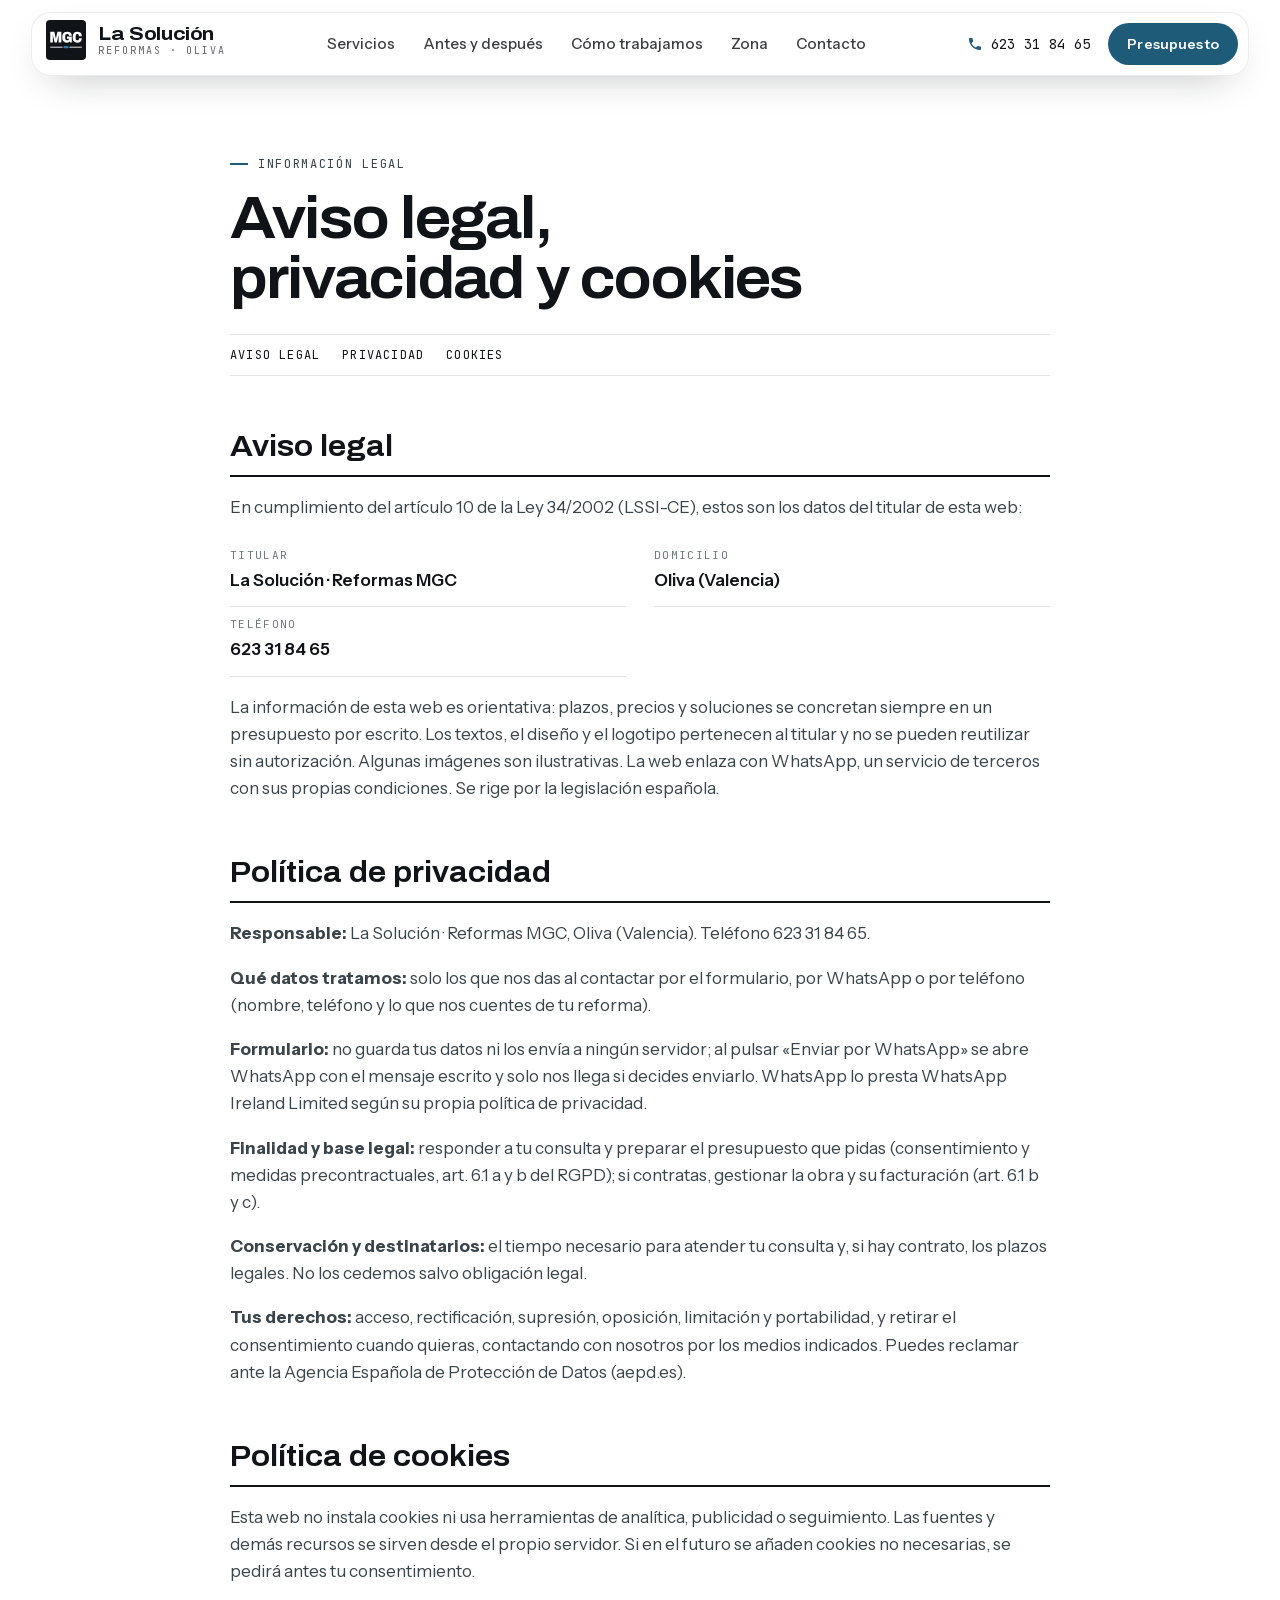
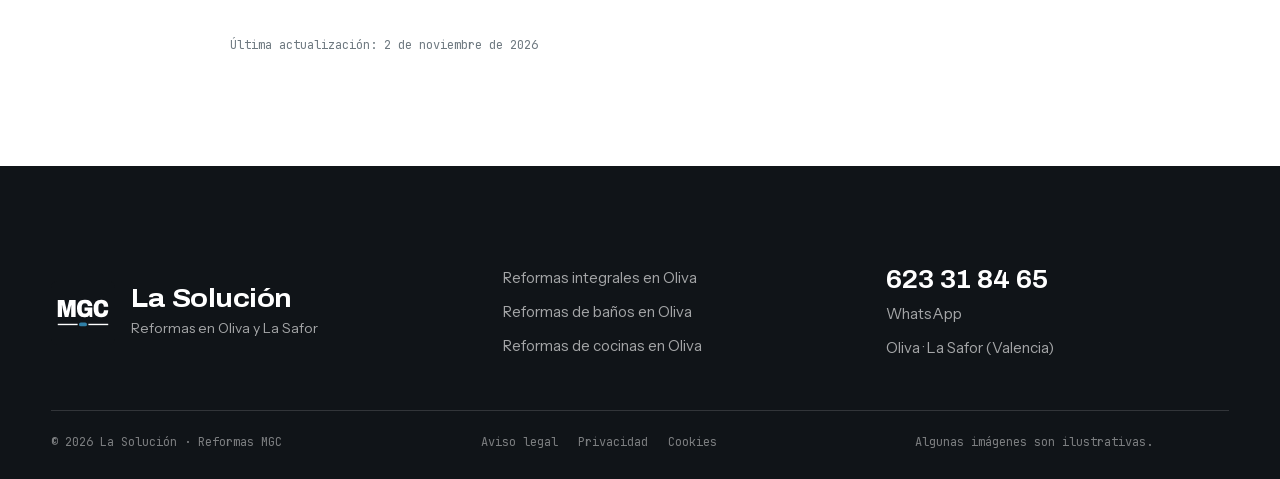
<file: legal/index.html>
<!doctype html>
<html lang="es">
<head>
<meta charset="utf-8">
<meta name="viewport" content="width=device-width, initial-scale=1, viewport-fit=cover">
<title>Aviso legal, privacidad y cookies | La Solución · Reformas MGC</title>
<meta name="description" content="Aviso legal, política de privacidad y de cookies de La Solución · Reformas MGC (Oliva).">
<meta name="robots" content="noindex, follow">
<link rel="canonical" href="https://nocodya-hue.github.io/la-solucion-oliva/legal/">
<meta name="theme-color" content="#101418">
<meta property="og:type" content="website"><meta property="og:locale" content="es_ES"><meta property="og:title" content="Aviso legal, privacidad y cookies | La Solución · Reformas MGC"><meta property="og:description" content="Aviso legal, política de privacidad y de cookies de La Solución · Reformas MGC (Oliva)."><meta property="og:url" content="https://nocodya-hue.github.io/la-solucion-oliva/legal/"><meta property="og:image" content="https://nocodya-hue.github.io/la-solucion-oliva/media/img/portada-1600.webp">
<link rel="icon" href="../favicon.svg" type="image/svg+xml">
<link rel="preload" as="font" href="../fonts/archivo-var.woff2" type="font/woff2" crossorigin>
<script>document.documentElement.classList.add('js')</script>
<link rel="stylesheet" href="../css/main.css?v=mvzefzfu">

</head>
<body>
<a class="saltar" href="#contenido">Saltar al contenido</a>
<header class="cab" data-cab>
  <a class="cab__marca" href="../" aria-label="La Solución · Reformas, inicio"><span class="marca "><svg class="marca__mono" viewBox="0 0 120 120" role="img" aria-label="">
<rect width="120" height="120" rx="12" fill="#101418"/><g fill="#FFFFFF"><path d="M12.7 67.5V35.52H24.97L27.89 48.29Q28.07 49.03 28.34 50.34Q28.62 51.64 28.92 53.06Q29.22 54.48 29.45 55.64H29.84Q30.01 54.75 30.27 53.47Q30.53 52.19 30.81 50.82Q31.1 49.46 31.33 48.3L34.22 35.52H46.15V67.5H37.81V55.3Q37.81 53.32 37.86 51.39Q37.9 49.47 37.96 47.91Q38.01 46.34 38.01 45.52H37.63Q37.52 46.22 37.3 47.29Q37.07 48.37 36.83 49.45Q36.6 50.53 36.38 51.33L32.57 67.5H25.86L22.03 51.34Q21.86 50.59 21.61 49.55Q21.37 48.5 21.16 47.41Q20.96 46.32 20.79 45.54H20.42Q20.48 46.66 20.53 48.32Q20.58 49.99 20.61 51.81Q20.65 53.63 20.65 55.3V67.5Z"/><path d="M62.44 68.06Q55.68 68.06 52.19 63.95Q48.71 59.84 48.71 51.51Q48.71 45.92 50.44 42.25Q52.17 38.59 55.51 36.78Q58.85 34.96 63.64 34.96Q66.65 34.96 69.17 35.71Q71.69 36.46 73.54 37.95Q75.39 39.45 76.4 41.7Q77.41 43.96 77.41 46.97H69Q69 45.83 68.64 44.9Q68.28 43.96 67.59 43.29Q66.9 42.61 65.94 42.25Q64.98 41.89 63.76 41.89Q62.16 41.89 60.98 42.38Q59.8 42.87 59.06 43.84Q58.31 44.82 57.96 46.24Q57.61 47.67 57.61 49.56V53.47Q57.61 56.01 58.24 57.71Q58.88 59.42 60.24 60.27Q61.6 61.12 63.72 61.12Q65.37 61.12 66.57 60.51Q67.77 59.89 68.43 58.77Q69.1 57.65 69.1 56.2V55.93H62.86V49.83H77.4V67.5H72.73L72.01 64.34Q70.91 65.5 69.53 66.33Q68.14 67.17 66.4 67.61Q64.66 68.06 62.44 68.06Z"/><path d="M94.2 68.06Q89.44 68.06 86.28 66.25Q83.11 64.45 81.54 60.76Q79.97 57.08 79.97 51.49Q79.97 43.15 83.61 39.05Q87.24 34.94 94.33 34.94Q98.3 34.94 101.21 36.38Q104.12 37.82 105.71 40.8Q107.3 43.78 107.3 48.4H98.9Q98.9 46.34 98.39 44.88Q97.87 43.43 96.83 42.66Q95.78 41.89 94.15 41.89Q92.22 41.89 91.06 42.79Q89.89 43.69 89.38 45.4Q88.87 47.11 88.87 49.56V53.47Q88.87 55.93 89.4 57.64Q89.93 59.35 91.07 60.24Q92.22 61.12 94.1 61.12Q95.84 61.12 96.95 60.39Q98.06 59.66 98.6 58.24Q99.15 56.81 99.15 54.78H107.3Q107.3 59.29 105.74 62.23Q104.18 65.18 101.26 66.62Q98.33 68.06 94.2 68.06Z"/></g><rect x="12.7" y="80.2" width="37.20" height="2.6" fill="#FFFFFF"/><rect x="70.10" y="80.2" width="37.20" height="2.6" fill="#FFFFFF"/><rect x="52.5" y="78" width="15" height="7" rx="3.5" fill="#2F7FA6"/>
</svg><span class="marca__txt"><b>La Solución</b><small>Reformas · Oliva</small></span></span></a>
  <nav class="cab__nav" aria-label="Principal"><a href="../#servicios">Servicios</a><a href="../#antes-despues">Antes y después</a><a href="../#como-trabajamos">Cómo trabajamos</a><a href="../#zona">Zona</a><a href="../#contacto">Contacto</a></nav>
  <div class="cab__acc">
    <a class="cab__tel" href="tel:+34623318465"><svg viewBox="0 0 24 24" aria-hidden="true"><path d="M6.6 10.8a15 15 0 0 0 6.6 6.6l2.2-2.2c.3-.3.7-.4 1-.2 1.1.4 2.3.6 3.6.6.6 0 1 .4 1 1V20c0 .6-.4 1-1 1A17 17 0 0 1 3 4c0-.6.4-1 1-1h3.5c.6 0 1 .4 1 1 0 1.3.2 2.5.6 3.6.1.3 0 .7-.2 1z" fill="currentColor"/></svg><span>623 31 84 65</span></a>
    <a class="btn btn--azul btn--peq" href="../#contacto">Presupuesto</a>
    <button class="cab__menu" type="button" aria-expanded="false" aria-controls="menu" aria-label="Abrir menú" data-menu><span></span><span></span></button>
  </div>
</header>
<div class="menu" id="menu" data-menu-panel hidden>
  <nav aria-label="Menú"><a href="../#servicios">Servicios</a><a href="../#antes-despues">Antes y después</a><a href="../#como-trabajamos">Cómo trabajamos</a><a href="../#zona">Zona</a><a href="../#contacto">Contacto</a></nav>
  <a class="btn btn--azul" href="tel:+34623318465"><svg viewBox="0 0 24 24" aria-hidden="true"><path d="M6.6 10.8a15 15 0 0 0 6.6 6.6l2.2-2.2c.3-.3.7-.4 1-.2 1.1.4 2.3.6 3.6.6.6 0 1 .4 1 1V20c0 .6-.4 1-1 1A17 17 0 0 1 3 4c0-.6.4-1 1-1h3.5c.6 0 1 .4 1 1 0 1.3.2 2.5.6 3.6.1.3 0 .7-.2 1z" fill="currentColor"/></svg><span>Llamar al 623 31 84 65</span></a>
</div>
<main id="contenido">
<section class="legal"><div class="env env--estrecho">
  <p class="etq">Información legal</p><h1 class="tit">Aviso legal, privacidad y cookies</h1>
  <nav class="legal__indice"><a href="#aviso-legal">Aviso legal</a><a href="#privacidad">Privacidad</a><a href="#cookies">Cookies</a></nav>
  <h2 id="aviso-legal">Aviso legal</h2>
  <p>En cumplimiento del artículo 10 de la Ley 34/2002 (LSSI-CE), estos son los datos del titular de esta web:</p>
  <dl class="legal__datos"><div><dt>Titular</dt><dd>La Solución · Reformas MGC</dd></div><div><dt>Domicilio</dt><dd>Oliva (Valencia)</dd></div><div><dt>Teléfono</dt><dd>623 31 84 65</dd></div></dl>
  <p>La información de esta web es orientativa: plazos, precios y soluciones se concretan siempre en un presupuesto por escrito. Los textos, el diseño y el logotipo pertenecen al titular y no se pueden reutilizar sin autorización. Algunas imágenes son ilustrativas. La web enlaza con WhatsApp, un servicio de terceros con sus propias condiciones. Se rige por la legislación española.</p>
  <h2 id="privacidad">Política de privacidad</h2>
  <p><b>Responsable:</b> La Solución · Reformas MGC, Oliva (Valencia). Teléfono 623 31 84 65.</p>
  <p><b>Qué datos tratamos:</b> solo los que nos das al contactar por el formulario, por WhatsApp o por teléfono (nombre, teléfono y lo que nos cuentes de tu reforma).</p>
  <p><b>Formulario:</b> no guarda tus datos ni los envía a ningún servidor; al pulsar «Enviar por WhatsApp» se abre WhatsApp con el mensaje escrito y solo nos llega si decides enviarlo. WhatsApp lo presta WhatsApp Ireland Limited según su propia política de privacidad.</p>
  <p><b>Finalidad y base legal:</b> responder a tu consulta y preparar el presupuesto que pidas (consentimiento y medidas precontractuales, art. 6.1 a y b del RGPD); si contratas, gestionar la obra y su facturación (art. 6.1 b y c).</p>
  <p><b>Conservación y destinatarios:</b> el tiempo necesario para atender tu consulta y, si hay contrato, los plazos legales. No los cedemos salvo obligación legal.</p>
  <p><b>Tus derechos:</b> acceso, rectificación, supresión, oposición, limitación y portabilidad, y retirar el consentimiento cuando quieras, contactando con nosotros por los medios indicados. Puedes reclamar ante la Agencia Española de Protección de Datos (aepd.es).</p>
  <h2 id="cookies">Política de cookies</h2>
  <p>Esta web no instala cookies ni usa herramientas de analítica, publicidad o seguimiento. Las fuentes y demás recursos se sirven desde el propio servidor. Si en el futuro se añaden cookies no necesarias, se pedirá antes tu consentimiento.</p>
  <p class="legal__fecha">Última actualización: 2 de noviembre de 2026</p>
</div></section>
</main>
<footer class="pie">
  <div class="env pie__arriba">
    <div class="pie__marca"><svg class="pie__mono" viewBox="0 0 120 120" role="img" aria-label="MGC">
<rect width="120" height="120" rx="12" fill="#101418"/><g fill="#FFFFFF"><path d="M12.7 67.5V35.52H24.97L27.89 48.29Q28.07 49.03 28.34 50.34Q28.62 51.64 28.92 53.06Q29.22 54.48 29.45 55.64H29.84Q30.01 54.75 30.27 53.47Q30.53 52.19 30.81 50.82Q31.1 49.46 31.33 48.3L34.22 35.52H46.15V67.5H37.81V55.3Q37.81 53.32 37.86 51.39Q37.9 49.47 37.96 47.91Q38.01 46.34 38.01 45.52H37.63Q37.52 46.22 37.3 47.29Q37.07 48.37 36.83 49.45Q36.6 50.53 36.38 51.33L32.57 67.5H25.86L22.03 51.34Q21.86 50.59 21.61 49.55Q21.37 48.5 21.16 47.41Q20.96 46.32 20.79 45.54H20.42Q20.48 46.66 20.53 48.32Q20.58 49.99 20.61 51.81Q20.65 53.63 20.65 55.3V67.5Z"/><path d="M62.44 68.06Q55.68 68.06 52.19 63.95Q48.71 59.84 48.71 51.51Q48.71 45.92 50.44 42.25Q52.17 38.59 55.51 36.78Q58.85 34.96 63.64 34.96Q66.65 34.96 69.17 35.71Q71.69 36.46 73.54 37.95Q75.39 39.45 76.4 41.7Q77.41 43.96 77.41 46.97H69Q69 45.83 68.64 44.9Q68.28 43.96 67.59 43.29Q66.9 42.61 65.94 42.25Q64.98 41.89 63.76 41.89Q62.16 41.89 60.98 42.38Q59.8 42.87 59.06 43.84Q58.31 44.82 57.96 46.24Q57.61 47.67 57.61 49.56V53.47Q57.61 56.01 58.24 57.71Q58.88 59.42 60.24 60.27Q61.6 61.12 63.72 61.12Q65.37 61.12 66.57 60.51Q67.77 59.89 68.43 58.77Q69.1 57.65 69.1 56.2V55.93H62.86V49.83H77.4V67.5H72.73L72.01 64.34Q70.91 65.5 69.53 66.33Q68.14 67.17 66.4 67.61Q64.66 68.06 62.44 68.06Z"/><path d="M94.2 68.06Q89.44 68.06 86.28 66.25Q83.11 64.45 81.54 60.76Q79.97 57.08 79.97 51.49Q79.97 43.15 83.61 39.05Q87.24 34.94 94.33 34.94Q98.3 34.94 101.21 36.38Q104.12 37.82 105.71 40.8Q107.3 43.78 107.3 48.4H98.9Q98.9 46.34 98.39 44.88Q97.87 43.43 96.83 42.66Q95.78 41.89 94.15 41.89Q92.22 41.89 91.06 42.79Q89.89 43.69 89.38 45.4Q88.87 47.11 88.87 49.56V53.47Q88.87 55.93 89.4 57.64Q89.93 59.35 91.07 60.24Q92.22 61.12 94.1 61.12Q95.84 61.12 96.95 60.39Q98.06 59.66 98.6 58.24Q99.15 56.81 99.15 54.78H107.3Q107.3 59.29 105.74 62.23Q104.18 65.18 101.26 66.62Q98.33 68.06 94.2 68.06Z"/></g><rect x="12.7" y="80.2" width="37.20" height="2.6" fill="#FFFFFF"/><rect x="70.10" y="80.2" width="37.20" height="2.6" fill="#FFFFFF"/><rect x="52.5" y="78" width="15" height="7" rx="3.5" fill="#2F7FA6"/>
</svg><div><b>La Solución</b><span>Reformas en Oliva y La Safor</span></div></div>
    <nav class="pie__nav" aria-label="Servicios"><a href="../reformas-integrales-oliva/">Reformas integrales en Oliva</a><a href="../reformas-banos-oliva/">Reformas de baños en Oliva</a><a href="../reformas-cocinas-oliva/">Reformas de cocinas en Oliva</a></nav>
    <div class="pie__datos"><a href="tel:+34623318465">623 31 84 65</a><a href="https://wa.me/34623318465?text=Hola%2C%20quiero%20pedir%20presupuesto%20para%20una%20reforma." target="_blank" rel="noopener">WhatsApp</a><span>Oliva · La Safor (Valencia)</span></div>
  </div>
  <div class="env pie__legal"><span>© 2026 La Solución · Reformas MGC</span><nav aria-label="Legal"><a href="../legal/#aviso-legal">Aviso legal</a><a href="../legal/#privacidad">Privacidad</a><a href="../legal/#cookies">Cookies</a></nav><span>Algunas imágenes son ilustrativas.</span></div>
</footer>
<nav class="barra-movil vidrio" aria-label="Contacto rápido"><a class="barra-movil__ico" href="tel:+34623318465"><svg viewBox="0 0 24 24" aria-hidden="true"><path d="M6.6 10.8a15 15 0 0 0 6.6 6.6l2.2-2.2c.3-.3.7-.4 1-.2 1.1.4 2.3.6 3.6.6.6 0 1 .4 1 1V20c0 .6-.4 1-1 1A17 17 0 0 1 3 4c0-.6.4-1 1-1h3.5c.6 0 1 .4 1 1 0 1.3.2 2.5.6 3.6.1.3 0 .7-.2 1z" fill="currentColor"/></svg><span>Llamar</span></a><a class="barra-movil__ico" href="https://wa.me/34623318465?text=Hola%2C%20quiero%20pedir%20presupuesto%20para%20una%20reforma." target="_blank" rel="noopener"><svg viewBox="0 0 24 24" aria-hidden="true"><path d="M12 2a10 10 0 0 0-8.6 15.1L2 22l5-1.3A10 10 0 1 0 12 2zm5.3 14.1c-.2.6-1.3 1.2-1.8 1.2-.5.1-1 .2-3.3-.7-2.8-1.1-4.5-3.9-4.7-4.1-.1-.2-1.1-1.5-1.1-2.8s.7-2 1-2.3c.2-.3.5-.3.7-.3h.5c.2 0 .4 0 .6.5l.8 2c.1.2.1.4 0 .5l-.3.5-.4.4c-.1.1-.3.3-.1.6.2.3.8 1.3 1.6 2.1 1.1 1 2 1.3 2.3 1.4.3.1.5.1.6-.1l.9-1.1c.2-.3.4-.2.7-.1l1.9.9c.3.1.5.2.5.3.1.2.1.7-.1 1.2z" fill="currentColor"/></svg><span>WhatsApp</span></a><a class="barra-movil__cta" href="../#contacto"><span>Presupuesto</span><svg viewBox="0 0 24 24" aria-hidden="true"><path d="M5 12h14M13 6l6 6-6 6" fill="none" stroke="currentColor" stroke-width="1.7" stroke-linecap="square"/></svg></a></nav>
<script src="../vendor/gsap.min.js" defer></script>
<script src="../vendor/ScrollTrigger.min.js" defer></script>
<script src="../vendor/SplitText.min.js" defer></script>
<script src="../vendor/lenis.min.js" defer></script>
<script src="../js/main.js?v=mvzefzfu" defer></script>
</body>
</html>
</file>
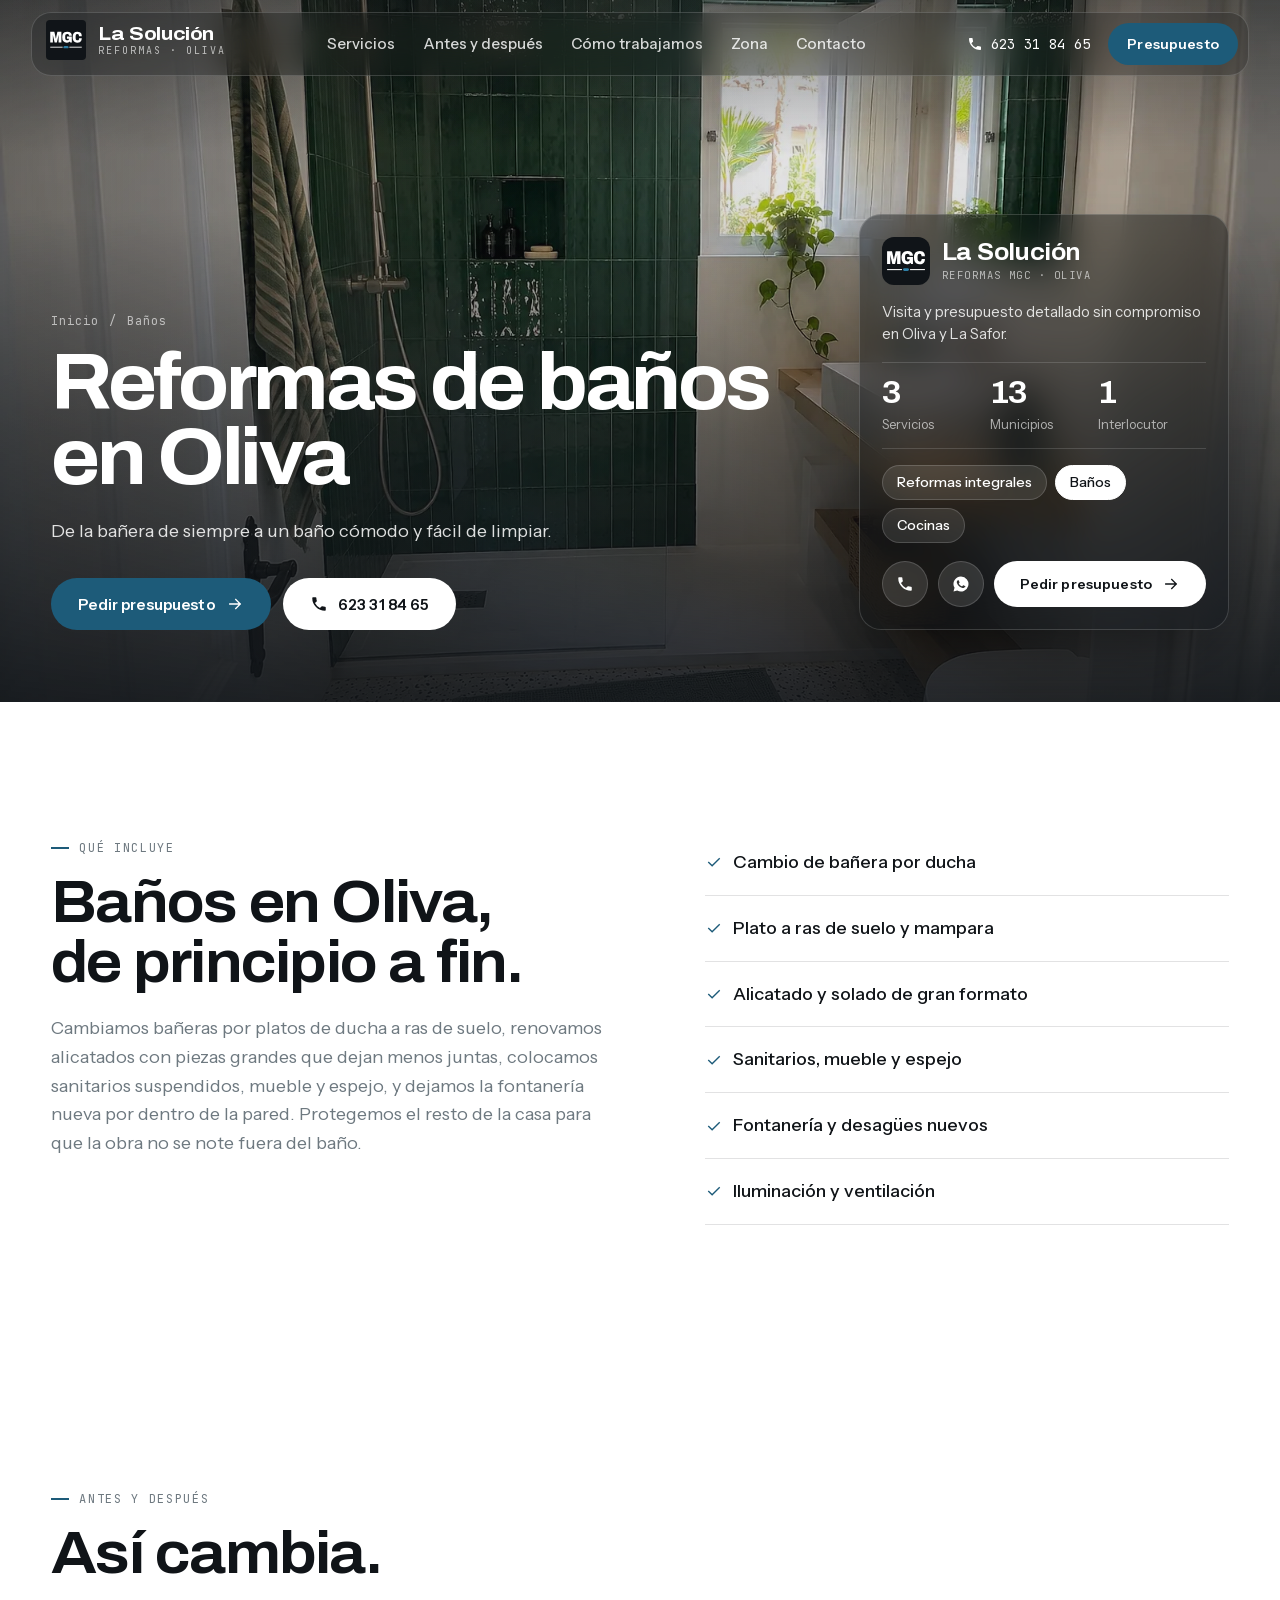
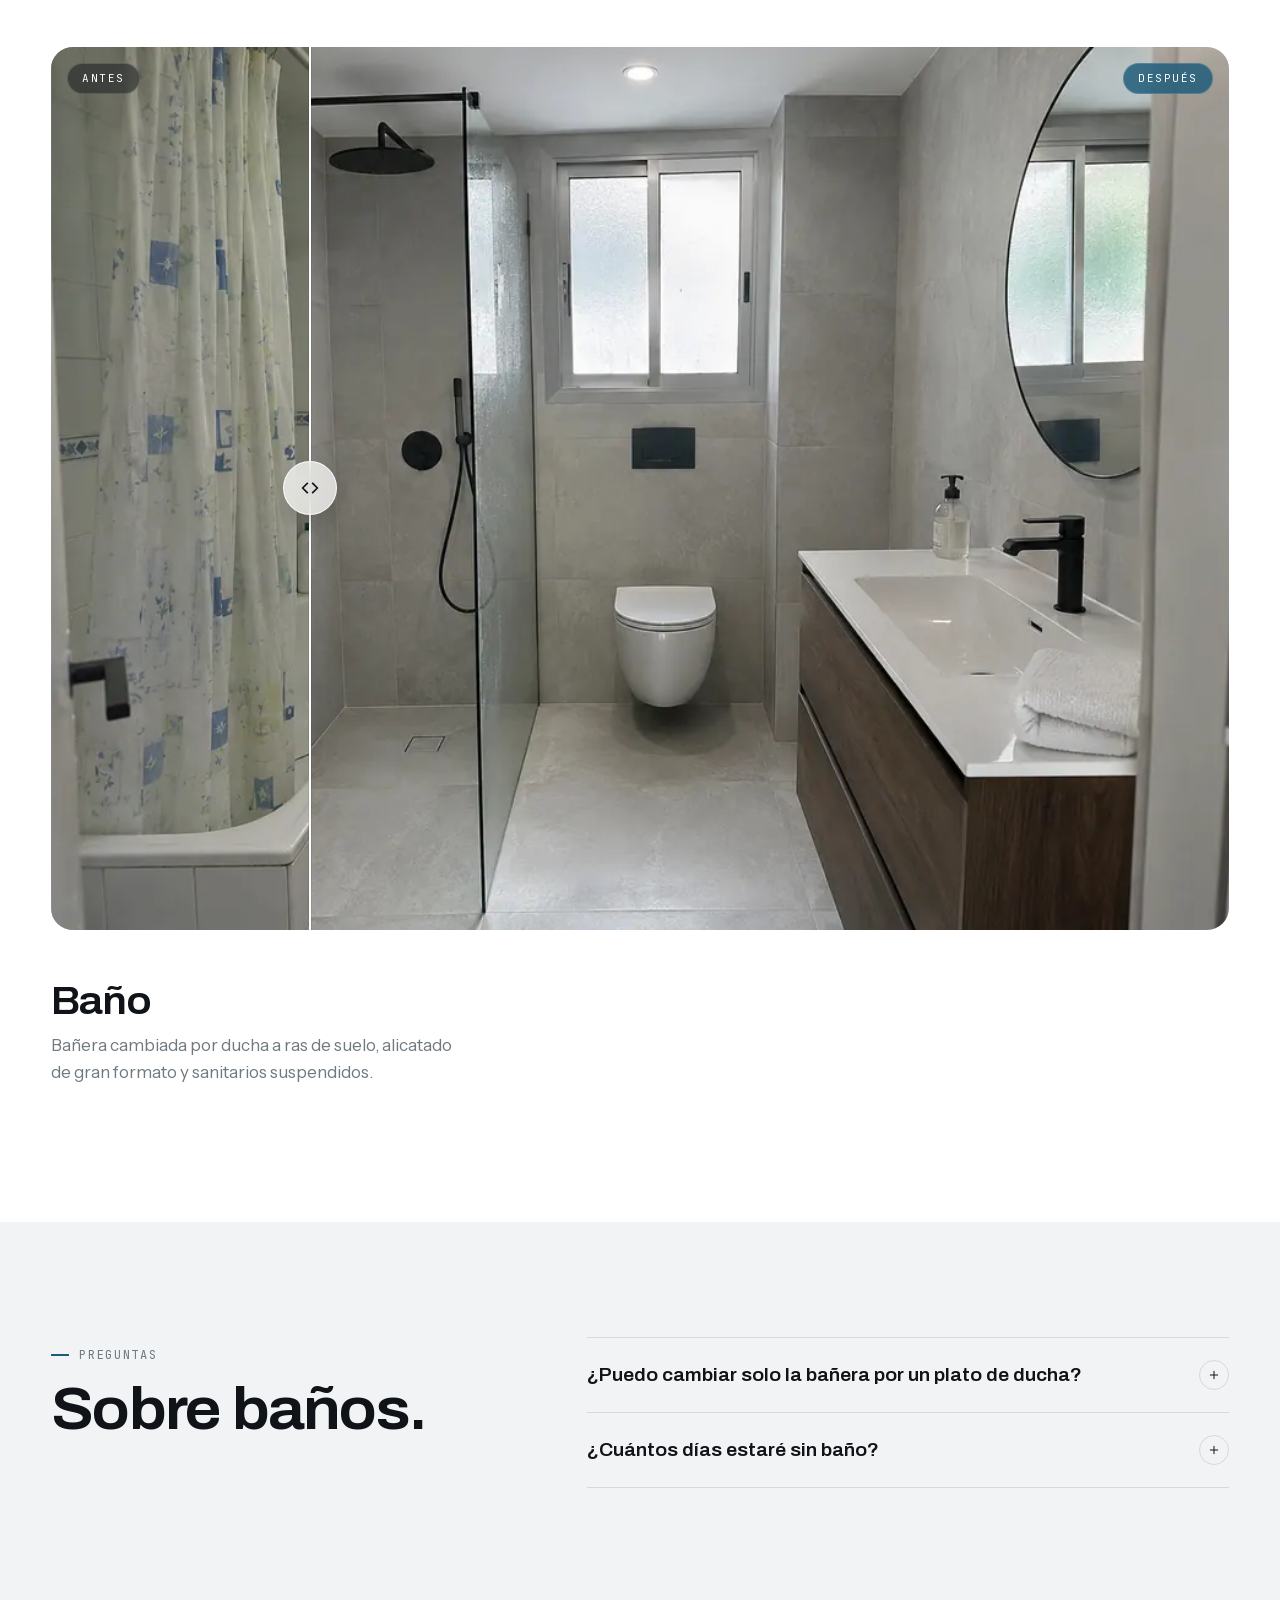
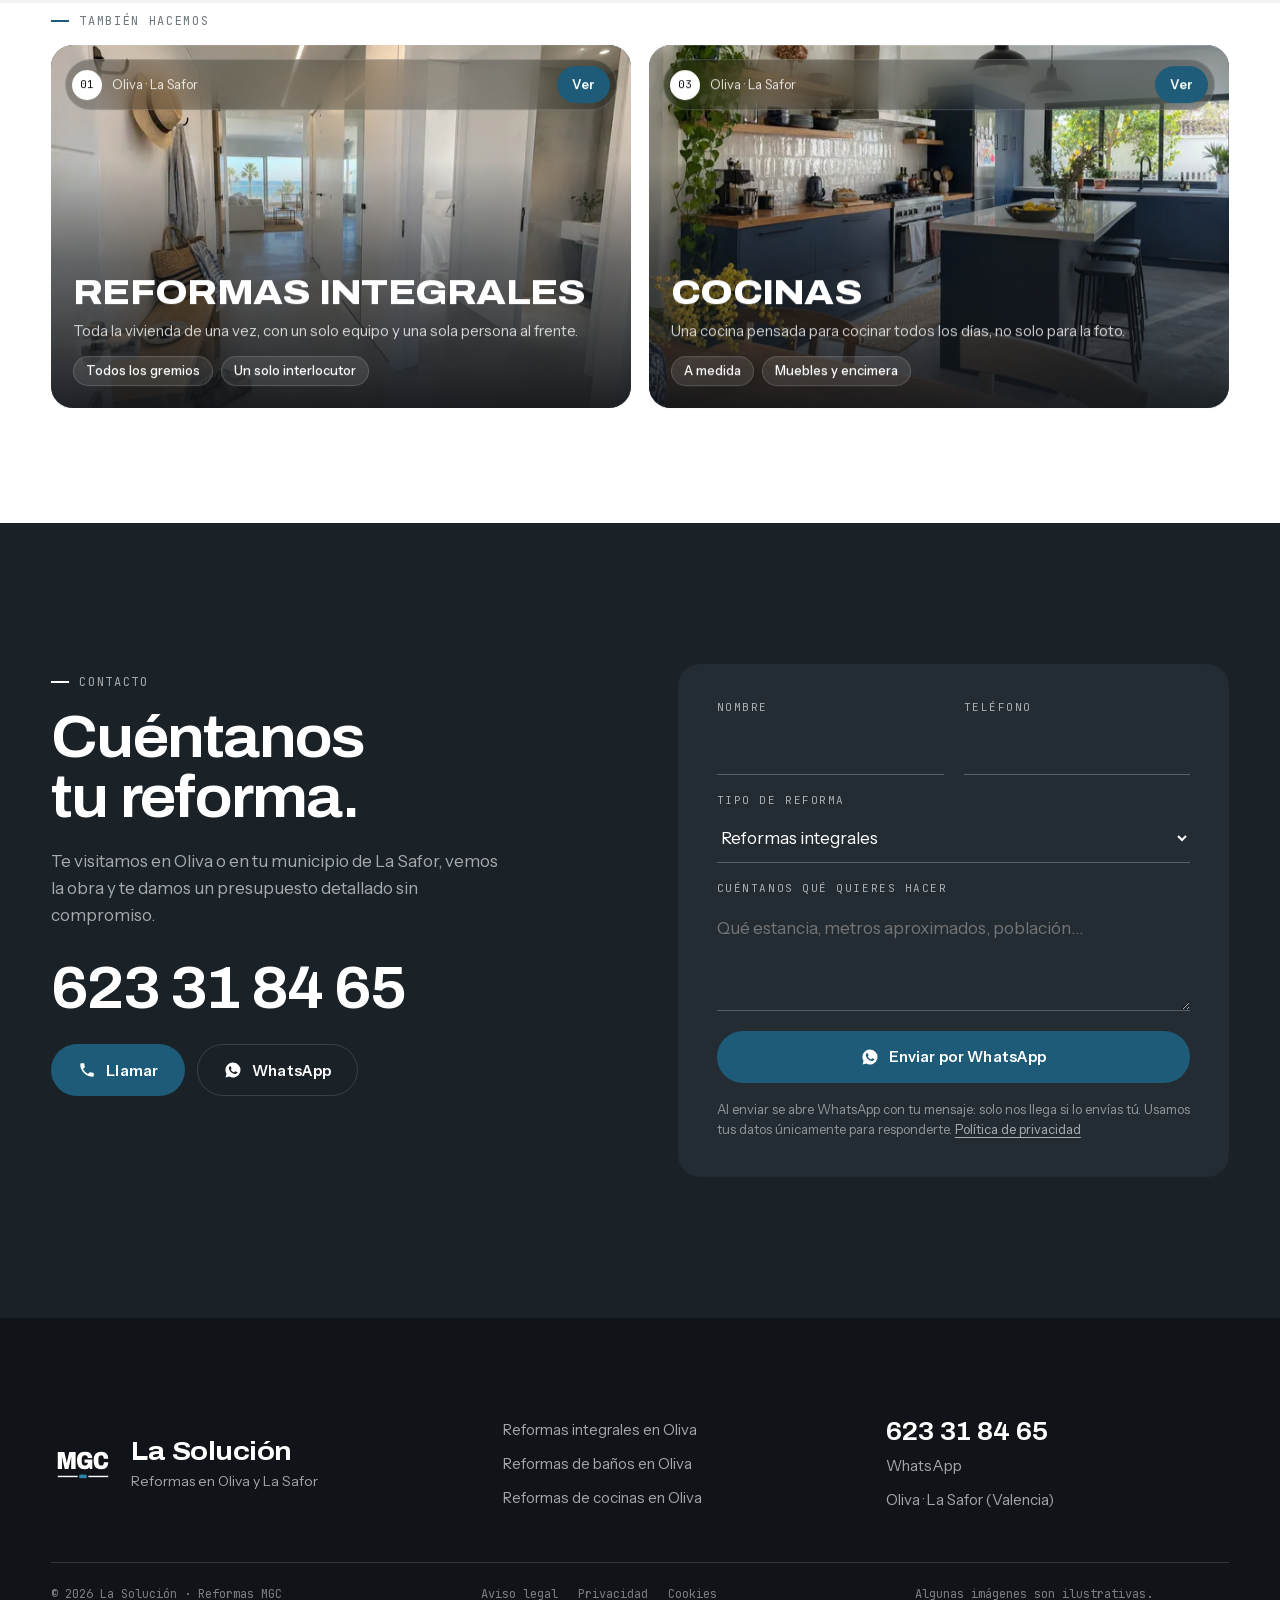
<file: reformas-banos-oliva/index.html>
<!doctype html>
<html lang="es">
<head>
<meta charset="utf-8">
<meta name="viewport" content="width=device-width, initial-scale=1, viewport-fit=cover">
<title>Reformas de baños en Oliva | La Solución · Reformas MGC</title>
<meta name="description" content="Reforma de baños en Oliva: cambio de bañera por plato de ducha, alicatados, sanitarios, muebles e iluminación. Obra limpia y presupuesto detallado.">
<link rel="canonical" href="https://nocodya-hue.github.io/la-solucion-oliva/reformas-banos-oliva/">
<meta name="theme-color" content="#101418">
<meta property="og:type" content="website"><meta property="og:locale" content="es_ES"><meta property="og:title" content="Reformas de baños en Oliva | La Solución · Reformas MGC"><meta property="og:description" content="Reforma de baños en Oliva: cambio de bañera por plato de ducha, alicatados, sanitarios, muebles e iluminación. Obra limpia y presupuesto detallado."><meta property="og:url" content="https://nocodya-hue.github.io/la-solucion-oliva/reformas-banos-oliva/"><meta property="og:image" content="https://nocodya-hue.github.io/la-solucion-oliva/media/img/srv-banos-1600.webp">
<link rel="icon" href="../favicon.svg" type="image/svg+xml">
<link rel="preload" as="font" href="../fonts/archivo-var.woff2" type="font/woff2" crossorigin>
<link rel="preload" as="image" imagesrcset="../media/img/srv-banos-640.webp 640w, ../media/img/srv-banos-1080.webp 1080w, ../media/img/srv-banos-1600.webp 1600w, ../media/img/srv-banos-2400.webp 2400w" imagesizes="100vw">
<script>document.documentElement.classList.add('js')</script>
<link rel="stylesheet" href="../css/main.css?v=mvzefzfu">
<script type="application/ld+json">{"@context":"https://schema.org","@type":"HomeAndConstructionBusiness","@id":"https://nocodya-hue.github.io/la-solucion-oliva/#negocio","name":"La Solución · Reformas MGC","alternateName":"La Solución","url":"https://nocodya-hue.github.io/la-solucion-oliva/","telephone":"+34623318465","image":"https://nocodya-hue.github.io/la-solucion-oliva/media/img/portada-1600.webp","logo":"https://nocodya-hue.github.io/la-solucion-oliva/favicon.svg","description":"Empresa de reformas en Oliva (Valencia): reformas integrales, baños y cocinas en Oliva y La Safor.","address":{"@type":"PostalAddress","addressLocality":"Oliva","postalCode":"46780","addressRegion":"Valencia","addressCountry":"ES"},"geo":{"@type":"GeoCoordinates","latitude":38.9197,"longitude":-0.1194},"areaServed":[{"@type":"City","name":"Oliva"},{"@type":"City","name":"Gandía"},{"@type":"City","name":"Piles"},{"@type":"City","name":"Miramar"},{"@type":"City","name":"Bellreguard"},{"@type":"City","name":"Daimús"},{"@type":"City","name":"Guardamar de la Safor"},{"@type":"City","name":"Palmera"},{"@type":"City","name":"L'Alqueria de la Comtessa"},{"@type":"City","name":"Potries"},{"@type":"City","name":"Villalonga"},{"@type":"City","name":"Pego"},{"@type":"City","name":"Dénia"}],"makesOffer":[{"@type":"Offer","itemOffered":{"@type":"Service","name":"Reformas integrales en Oliva","url":"https://nocodya-hue.github.io/la-solucion-oliva/reformas-integrales-oliva/"}},{"@type":"Offer","itemOffered":{"@type":"Service","name":"Reformas de baños en Oliva","url":"https://nocodya-hue.github.io/la-solucion-oliva/reformas-banos-oliva/"}},{"@type":"Offer","itemOffered":{"@type":"Service","name":"Reformas de cocinas en Oliva","url":"https://nocodya-hue.github.io/la-solucion-oliva/reformas-cocinas-oliva/"}}]}</script>
<script type="application/ld+json">{"@context":"https://schema.org","@type":"Service","serviceType":"Reformas de baños en Oliva","name":"Reformas de baños en Oliva","description":"Reforma de baños en Oliva: cambio de bañera por plato de ducha, alicatados, sanitarios, muebles e iluminación. Obra limpia y presupuesto detallado.","provider":{"@id":"https://nocodya-hue.github.io/la-solucion-oliva/#negocio"},"areaServed":[{"@type":"City","name":"Oliva"},{"@type":"City","name":"Gandía"},{"@type":"City","name":"Piles"},{"@type":"City","name":"Miramar"},{"@type":"City","name":"Bellreguard"},{"@type":"City","name":"Daimús"},{"@type":"City","name":"Guardamar de la Safor"},{"@type":"City","name":"Palmera"},{"@type":"City","name":"L'Alqueria de la Comtessa"},{"@type":"City","name":"Potries"},{"@type":"City","name":"Villalonga"},{"@type":"City","name":"Pego"},{"@type":"City","name":"Dénia"}],"url":"https://nocodya-hue.github.io/la-solucion-oliva/reformas-banos-oliva/"}</script>
<script type="application/ld+json">{"@context":"https://schema.org","@type":"BreadcrumbList","itemListElement":[{"@type":"ListItem","position":1,"name":"Inicio","item":"https://nocodya-hue.github.io/la-solucion-oliva/"},{"@type":"ListItem","position":2,"name":"Baños","item":"https://nocodya-hue.github.io/la-solucion-oliva/reformas-banos-oliva/"}]}</script>
<script type="application/ld+json">{"@context":"https://schema.org","@type":"FAQPage","mainEntity":[{"@type":"Question","name":"¿Puedo cambiar solo la bañera por un plato de ducha?","acceptedAnswer":{"@type":"Answer","text":"Sí. Si el resto del baño está bien, se puede hacer solo el cambio y adaptar el alicatado de esa zona."}},{"@type":"Question","name":"¿Cuántos días estaré sin baño?","acceptedAnswer":{"@type":"Answer","text":"Te lo concretamos en la visita según el trabajo. Organizamos la obra para que pases el menor tiempo posible sin ducha."}}]}</script>
</head>
<body>
<a class="saltar" href="#contenido">Saltar al contenido</a>
<header class="cab" data-cab>
  <a class="cab__marca" href="../" aria-label="La Solución · Reformas, inicio"><span class="marca "><svg class="marca__mono" viewBox="0 0 120 120" role="img" aria-label="">
<rect width="120" height="120" rx="12" fill="#101418"/><g fill="#FFFFFF"><path d="M12.7 67.5V35.52H24.97L27.89 48.29Q28.07 49.03 28.34 50.34Q28.62 51.64 28.92 53.06Q29.22 54.48 29.45 55.64H29.84Q30.01 54.75 30.27 53.47Q30.53 52.19 30.81 50.82Q31.1 49.46 31.33 48.3L34.22 35.52H46.15V67.5H37.81V55.3Q37.81 53.32 37.86 51.39Q37.9 49.47 37.96 47.91Q38.01 46.34 38.01 45.52H37.63Q37.52 46.22 37.3 47.29Q37.07 48.37 36.83 49.45Q36.6 50.53 36.38 51.33L32.57 67.5H25.86L22.03 51.34Q21.86 50.59 21.61 49.55Q21.37 48.5 21.16 47.41Q20.96 46.32 20.79 45.54H20.42Q20.48 46.66 20.53 48.32Q20.58 49.99 20.61 51.81Q20.65 53.63 20.65 55.3V67.5Z"/><path d="M62.44 68.06Q55.68 68.06 52.19 63.95Q48.71 59.84 48.71 51.51Q48.71 45.92 50.44 42.25Q52.17 38.59 55.51 36.78Q58.85 34.96 63.64 34.96Q66.65 34.96 69.17 35.71Q71.69 36.46 73.54 37.95Q75.39 39.45 76.4 41.7Q77.41 43.96 77.41 46.97H69Q69 45.83 68.64 44.9Q68.28 43.96 67.59 43.29Q66.9 42.61 65.94 42.25Q64.98 41.89 63.76 41.89Q62.16 41.89 60.98 42.38Q59.8 42.87 59.06 43.84Q58.31 44.82 57.96 46.24Q57.61 47.67 57.61 49.56V53.47Q57.61 56.01 58.24 57.71Q58.88 59.42 60.24 60.27Q61.6 61.12 63.72 61.12Q65.37 61.12 66.57 60.51Q67.77 59.89 68.43 58.77Q69.1 57.65 69.1 56.2V55.93H62.86V49.83H77.4V67.5H72.73L72.01 64.34Q70.91 65.5 69.53 66.33Q68.14 67.17 66.4 67.61Q64.66 68.06 62.44 68.06Z"/><path d="M94.2 68.06Q89.44 68.06 86.28 66.25Q83.11 64.45 81.54 60.76Q79.97 57.08 79.97 51.49Q79.97 43.15 83.61 39.05Q87.24 34.94 94.33 34.94Q98.3 34.94 101.21 36.38Q104.12 37.82 105.71 40.8Q107.3 43.78 107.3 48.4H98.9Q98.9 46.34 98.39 44.88Q97.87 43.43 96.83 42.66Q95.78 41.89 94.15 41.89Q92.22 41.89 91.06 42.79Q89.89 43.69 89.38 45.4Q88.87 47.11 88.87 49.56V53.47Q88.87 55.93 89.4 57.64Q89.93 59.35 91.07 60.24Q92.22 61.12 94.1 61.12Q95.84 61.12 96.95 60.39Q98.06 59.66 98.6 58.24Q99.15 56.81 99.15 54.78H107.3Q107.3 59.29 105.74 62.23Q104.18 65.18 101.26 66.62Q98.33 68.06 94.2 68.06Z"/></g><rect x="12.7" y="80.2" width="37.20" height="2.6" fill="#FFFFFF"/><rect x="70.10" y="80.2" width="37.20" height="2.6" fill="#FFFFFF"/><rect x="52.5" y="78" width="15" height="7" rx="3.5" fill="#2F7FA6"/>
</svg><span class="marca__txt"><b>La Solución</b><small>Reformas · Oliva</small></span></span></a>
  <nav class="cab__nav" aria-label="Principal"><a href="../#servicios">Servicios</a><a href="../#antes-despues">Antes y después</a><a href="../#como-trabajamos">Cómo trabajamos</a><a href="../#zona">Zona</a><a href="../#contacto">Contacto</a></nav>
  <div class="cab__acc">
    <a class="cab__tel" href="tel:+34623318465"><svg viewBox="0 0 24 24" aria-hidden="true"><path d="M6.6 10.8a15 15 0 0 0 6.6 6.6l2.2-2.2c.3-.3.7-.4 1-.2 1.1.4 2.3.6 3.6.6.6 0 1 .4 1 1V20c0 .6-.4 1-1 1A17 17 0 0 1 3 4c0-.6.4-1 1-1h3.5c.6 0 1 .4 1 1 0 1.3.2 2.5.6 3.6.1.3 0 .7-.2 1z" fill="currentColor"/></svg><span>623 31 84 65</span></a>
    <a class="btn btn--azul btn--peq" href="../#contacto">Presupuesto</a>
    <button class="cab__menu" type="button" aria-expanded="false" aria-controls="menu" aria-label="Abrir menú" data-menu><span></span><span></span></button>
  </div>
</header>
<div class="menu" id="menu" data-menu-panel hidden>
  <nav aria-label="Menú"><a href="../#servicios">Servicios</a><a href="../#antes-despues">Antes y después</a><a href="../#como-trabajamos">Cómo trabajamos</a><a href="../#zona">Zona</a><a href="../#contacto">Contacto</a></nav>
  <a class="btn btn--azul" href="tel:+34623318465"><svg viewBox="0 0 24 24" aria-hidden="true"><path d="M6.6 10.8a15 15 0 0 0 6.6 6.6l2.2-2.2c.3-.3.7-.4 1-.2 1.1.4 2.3.6 3.6.6.6 0 1 .4 1 1V20c0 .6-.4 1-1 1A17 17 0 0 1 3 4c0-.6.4-1 1-1h3.5c.6 0 1 .4 1 1 0 1.3.2 2.5.6 3.6.1.3 0 .7-.2 1z" fill="currentColor"/></svg><span>Llamar al 623 31 84 65</span></a>
</div>
<main id="contenido">
<section class="srv-hero">
  <div class="srv-hero__img" data-hero-img><img src="../media/img/srv-banos-1080.webp" srcset="../media/img/srv-banos-640.webp 640w, ../media/img/srv-banos-1080.webp 1080w, ../media/img/srv-banos-1600.webp 1600w, ../media/img/srv-banos-2400.webp 2400w" sizes="100vw" alt="Reformas de baños en Oliva" loading="eager" decoding="async" fetchpriority="high"></div>
  <div class="hero__velo" aria-hidden="true"></div>
  <div class="env srv-hero__cont hero__cont">
    <div>
      <nav class="migas" aria-label="Migas de pan"><a href="../">Inicio</a><span>/</span><span>Baños</span></nav>
      <h1 class="hero__tit hero__tit--medio" data-split>Reformas de baños en Oliva</h1>
      <p class="hero__entrada">De la bañera de siempre a un baño cómodo y fácil de limpiar.</p>
      <div class="hero__cta"><a class="btn btn--azul" href="#contacto"><span>Pedir presupuesto</span><svg viewBox="0 0 24 24" aria-hidden="true"><path d="M5 12h14M13 6l6 6-6 6" fill="none" stroke="currentColor" stroke-width="1.7" stroke-linecap="square"/></svg></a><a class="btn btn--claro" href="tel:+34623318465"><svg viewBox="0 0 24 24" aria-hidden="true"><path d="M6.6 10.8a15 15 0 0 0 6.6 6.6l2.2-2.2c.3-.3.7-.4 1-.2 1.1.4 2.3.6 3.6.6.6 0 1 .4 1 1V20c0 .6-.4 1-1 1A17 17 0 0 1 3 4c0-.6.4-1 1-1h3.5c.6 0 1 .4 1 1 0 1.3.2 2.5.6 3.6.1.3 0 .7-.2 1z" fill="currentColor"/></svg><span>623 31 84 65</span></a></div>
    </div>
    <aside class="ficha vidrio" aria-label="La Solución en resumen">
    <div class="ficha__cab"><svg class="ficha__mono" viewBox="0 0 120 120" role="img" aria-label="">
<rect width="120" height="120" rx="12" fill="#101418"/><g fill="#FFFFFF"><path d="M12.7 67.5V35.52H24.97L27.89 48.29Q28.07 49.03 28.34 50.34Q28.62 51.64 28.92 53.06Q29.22 54.48 29.45 55.64H29.84Q30.01 54.75 30.27 53.47Q30.53 52.19 30.81 50.82Q31.1 49.46 31.33 48.3L34.22 35.52H46.15V67.5H37.81V55.3Q37.81 53.32 37.86 51.39Q37.9 49.47 37.96 47.91Q38.01 46.34 38.01 45.52H37.63Q37.52 46.22 37.3 47.29Q37.07 48.37 36.83 49.45Q36.6 50.53 36.38 51.33L32.57 67.5H25.86L22.03 51.34Q21.86 50.59 21.61 49.55Q21.37 48.5 21.16 47.41Q20.96 46.32 20.79 45.54H20.42Q20.48 46.66 20.53 48.32Q20.58 49.99 20.61 51.81Q20.65 53.63 20.65 55.3V67.5Z"/><path d="M62.44 68.06Q55.68 68.06 52.19 63.95Q48.71 59.84 48.71 51.51Q48.71 45.92 50.44 42.25Q52.17 38.59 55.51 36.78Q58.85 34.96 63.64 34.96Q66.65 34.96 69.17 35.71Q71.69 36.46 73.54 37.95Q75.39 39.45 76.4 41.7Q77.41 43.96 77.41 46.97H69Q69 45.83 68.64 44.9Q68.28 43.96 67.59 43.29Q66.9 42.61 65.94 42.25Q64.98 41.89 63.76 41.89Q62.16 41.89 60.98 42.38Q59.8 42.87 59.06 43.84Q58.31 44.82 57.96 46.24Q57.61 47.67 57.61 49.56V53.47Q57.61 56.01 58.24 57.71Q58.88 59.42 60.24 60.27Q61.6 61.12 63.72 61.12Q65.37 61.12 66.57 60.51Q67.77 59.89 68.43 58.77Q69.1 57.65 69.1 56.2V55.93H62.86V49.83H77.4V67.5H72.73L72.01 64.34Q70.91 65.5 69.53 66.33Q68.14 67.17 66.4 67.61Q64.66 68.06 62.44 68.06Z"/><path d="M94.2 68.06Q89.44 68.06 86.28 66.25Q83.11 64.45 81.54 60.76Q79.97 57.08 79.97 51.49Q79.97 43.15 83.61 39.05Q87.24 34.94 94.33 34.94Q98.3 34.94 101.21 36.38Q104.12 37.82 105.71 40.8Q107.3 43.78 107.3 48.4H98.9Q98.9 46.34 98.39 44.88Q97.87 43.43 96.83 42.66Q95.78 41.89 94.15 41.89Q92.22 41.89 91.06 42.79Q89.89 43.69 89.38 45.4Q88.87 47.11 88.87 49.56V53.47Q88.87 55.93 89.4 57.64Q89.93 59.35 91.07 60.24Q92.22 61.12 94.1 61.12Q95.84 61.12 96.95 60.39Q98.06 59.66 98.6 58.24Q99.15 56.81 99.15 54.78H107.3Q107.3 59.29 105.74 62.23Q104.18 65.18 101.26 66.62Q98.33 68.06 94.2 68.06Z"/></g><rect x="12.7" y="80.2" width="37.20" height="2.6" fill="#FFFFFF"/><rect x="70.10" y="80.2" width="37.20" height="2.6" fill="#FFFFFF"/><rect x="52.5" y="78" width="15" height="7" rx="3.5" fill="#2F7FA6"/>
</svg><div><b>La Solución</b><span>Reformas MGC · Oliva</span></div></div>
    <p class="ficha__txt">Visita y presupuesto detallado sin compromiso en Oliva y La Safor.</p>
    <dl class="ficha__datos"><div><dt>Servicios</dt><dd>3</dd></div><div><dt>Municipios</dt><dd>13</dd></div><div><dt>Interlocutor</dt><dd>1</dd></div></dl>
    <div class="chips chips--claro"><a class="chip" href="../reformas-integrales-oliva/">Reformas integrales</a><a class="chip" href="../reformas-banos-oliva/" aria-current="page">Baños</a><a class="chip" href="../reformas-cocinas-oliva/">Cocinas</a></div>
    <div class="ficha__acc"><a class="redondo" href="tel:+34623318465" aria-label="Llamar al 623 31 84 65"><svg viewBox="0 0 24 24" aria-hidden="true"><path d="M6.6 10.8a15 15 0 0 0 6.6 6.6l2.2-2.2c.3-.3.7-.4 1-.2 1.1.4 2.3.6 3.6.6.6 0 1 .4 1 1V20c0 .6-.4 1-1 1A17 17 0 0 1 3 4c0-.6.4-1 1-1h3.5c.6 0 1 .4 1 1 0 1.3.2 2.5.6 3.6.1.3 0 .7-.2 1z" fill="currentColor"/></svg></a><a class="redondo" href="https://wa.me/34623318465?text=Hola%2C%20quiero%20pedir%20presupuesto%20para%20una%20reforma." target="_blank" rel="noopener" aria-label="Escribir por WhatsApp"><svg viewBox="0 0 24 24" aria-hidden="true"><path d="M12 2a10 10 0 0 0-8.6 15.1L2 22l5-1.3A10 10 0 1 0 12 2zm5.3 14.1c-.2.6-1.3 1.2-1.8 1.2-.5.1-1 .2-3.3-.7-2.8-1.1-4.5-3.9-4.7-4.1-.1-.2-1.1-1.5-1.1-2.8s.7-2 1-2.3c.2-.3.5-.3.7-.3h.5c.2 0 .4 0 .6.5l.8 2c.1.2.1.4 0 .5l-.3.5-.4.4c-.1.1-.3.3-.1.6.2.3.8 1.3 1.6 2.1 1.1 1 2 1.3 2.3 1.4.3.1.5.1.6-.1l.9-1.1c.2-.3.4-.2.7-.1l1.9.9c.3.1.5.2.5.3.1.2.1.7-.1 1.2z" fill="currentColor"/></svg></a><a class="btn btn--claro btn--peq" href="#contacto"><span>Pedir presupuesto</span><svg viewBox="0 0 24 24" aria-hidden="true"><path d="M5 12h14M13 6l6 6-6 6" fill="none" stroke="currentColor" stroke-width="1.7" stroke-linecap="square"/></svg></a></div>
  </aside>
  </div>
</section>
<section class="srv-detalle">
  <div class="env srv-detalle__grid">
    <div><p class="etq">Qué incluye</p><h2 class="tit" data-split>Baños en Oliva, de principio a fin.</h2><p class="srv-detalle__txt">Cambiamos bañeras por platos de ducha a ras de suelo, renovamos alicatados con piezas grandes que dejan menos juntas, colocamos sanitarios suspendidos, mueble y espejo, y dejamos la fontanería nueva por dentro de la pared. Protegemos el resto de la casa para que la obra no se note fuera del baño.</p></div>
    <ul class="lista-ok lista-ok--grande"><li><svg viewBox="0 0 24 24" aria-hidden="true"><path d="M5 12.5l4.5 4.5L19 7.5" fill="none" stroke="currentColor" stroke-width="1.8" stroke-linecap="square"/></svg>Cambio de bañera por ducha</li><li><svg viewBox="0 0 24 24" aria-hidden="true"><path d="M5 12.5l4.5 4.5L19 7.5" fill="none" stroke="currentColor" stroke-width="1.8" stroke-linecap="square"/></svg>Plato a ras de suelo y mampara</li><li><svg viewBox="0 0 24 24" aria-hidden="true"><path d="M5 12.5l4.5 4.5L19 7.5" fill="none" stroke="currentColor" stroke-width="1.8" stroke-linecap="square"/></svg>Alicatado y solado de gran formato</li><li><svg viewBox="0 0 24 24" aria-hidden="true"><path d="M5 12.5l4.5 4.5L19 7.5" fill="none" stroke="currentColor" stroke-width="1.8" stroke-linecap="square"/></svg>Sanitarios, mueble y espejo</li><li><svg viewBox="0 0 24 24" aria-hidden="true"><path d="M5 12.5l4.5 4.5L19 7.5" fill="none" stroke="currentColor" stroke-width="1.8" stroke-linecap="square"/></svg>Fontanería y desagües nuevos</li><li><svg viewBox="0 0 24 24" aria-hidden="true"><path d="M5 12.5l4.5 4.5L19 7.5" fill="none" stroke="currentColor" stroke-width="1.8" stroke-linecap="square"/></svg>Iluminación y ventilación</li></ul>
  </div>
</section>
<section class="antes antes--uno"><div class="env"><div class="cab-sec"><p class="etq">Antes y después</p><h2 class="tit" data-split>Así cambia.</h2></div><figure class="comp" data-comp>
  <div class="comp__marco" style="--pos:50%">
    <img src="../media/img/bano-despues-1080.webp" srcset="../media/img/bano-despues-640.webp 640w, ../media/img/bano-despues-1080.webp 1080w, ../media/img/bano-despues-1600.webp 1600w, ../media/img/bano-despues-2400.webp 2400w" sizes="(max-width: 900px) 100vw, 60vw" alt="Baño después de la reforma" loading="lazy" decoding="async" class="comp__img">
    <div class="comp__antes"><img src="../media/img/bano-antes-1080.webp" srcset="../media/img/bano-antes-640.webp 640w, ../media/img/bano-antes-1080.webp 1080w, ../media/img/bano-antes-1600.webp 1600w, ../media/img/bano-antes-2400.webp 2400w" sizes="(max-width: 900px) 100vw, 60vw" alt="Baño antes de la reforma" loading="lazy" decoding="async" class="comp__img"></div>
    <span class="comp__etq comp__etq--antes">Antes</span><span class="comp__etq comp__etq--despues">Después</span>
    <span class="comp__linea" aria-hidden="true"><span class="comp__tirador"><svg viewBox="0 0 24 24" aria-hidden="true"><path d="M9 7l-5 5 5 5M15 7l5 5-5 5" fill="none" stroke="currentColor" stroke-width="1.8" stroke-linecap="square"/></svg></span></span>
    <input class="comp__rango" type="range" min="0" max="100" value="50" aria-label="Comparar baño antes y después">
  </div>
  <figcaption><b>Baño</b><span>Bañera cambiada por ducha a ras de suelo, alicatado de gran formato y sanitarios suspendidos.</span></figcaption>
</figure></div></section>
<section class="faq">
  <div class="env faq__grid"><div><p class="etq">Preguntas</p><h2 class="tit" data-split>Sobre baños.</h2></div><div class="faq__lista"><details><summary>¿Puedo cambiar solo la bañera por un plato de ducha?<span><svg viewBox="0 0 24 24" aria-hidden="true"><path d="M12 5v14M5 12h14" fill="none" stroke="currentColor" stroke-width="1.7"/></svg></span></summary><p>Sí. Si el resto del baño está bien, se puede hacer solo el cambio y adaptar el alicatado de esa zona.</p></details><details><summary>¿Cuántos días estaré sin baño?<span><svg viewBox="0 0 24 24" aria-hidden="true"><path d="M12 5v14M5 12h14" fill="none" stroke="currentColor" stroke-width="1.7"/></svg></span></summary><p>Te lo concretamos en la visita según el trabajo. Organizamos la obra para que pases el menor tiempo posible sin ducha.</p></details></div></div>
</section>
<section class="otros"><div class="env"><p class="etq">También hacemos</p><div class="carrusel" data-carrusel>
    <div class="otros__lista" data-carrusel-pista><a class="srv" href="../reformas-integrales-oliva/" data-revela>
      <span class="srv__img"><img src="../media/img/srv-integrales-1080.webp" srcset="../media/img/srv-integrales-640.webp 640w, ../media/img/srv-integrales-1080.webp 1080w, ../media/img/srv-integrales-1600.webp 1600w, ../media/img/srv-integrales-2400.webp 2400w" sizes="(max-width: 900px) 80vw, 50vw" alt="Reformas integrales en Oliva" loading="lazy" decoding="async" class="srv__foto"></span>
      <span class="srv__barra vidrio"><i>01</i><span>Oliva · La Safor</span><em>Ver</em></span>
      <span class="srv__txt"><b>Reformas integrales</b><span class="srv__baj">Toda la vivienda de una vez, con un solo equipo y una sola persona al frente.</span><span class="chips chips--claro"><span class="chip">Todos los gremios</span><span class="chip">Un solo interlocutor</span></span></span>
    </a><a class="srv" href="../reformas-cocinas-oliva/" data-revela>
      <span class="srv__img"><img src="../media/img/srv-cocinas-1080.webp" srcset="../media/img/srv-cocinas-640.webp 640w, ../media/img/srv-cocinas-1080.webp 1080w, ../media/img/srv-cocinas-1600.webp 1600w, ../media/img/srv-cocinas-2400.webp 2400w" sizes="(max-width: 900px) 80vw, 50vw" alt="Reformas de cocinas en Oliva" loading="lazy" decoding="async" class="srv__foto"></span>
      <span class="srv__barra vidrio"><i>03</i><span>Oliva · La Safor</span><em>Ver</em></span>
      <span class="srv__txt"><b>Cocinas</b><span class="srv__baj">Una cocina pensada para cocinar todos los días, no solo para la foto.</span><span class="chips chips--claro"><span class="chip">A medida</span><span class="chip">Muebles y encimera</span></span></span>
    </a></div>
    <div class="carrusel__flechas"><button class="redondo redondo--linea" type="button" data-prev aria-label="Anterior"><svg viewBox="0 0 24 24" aria-hidden="true"><path d="M19 12H5M11 6l-6 6 6 6" fill="none" stroke="currentColor" stroke-width="1.7" stroke-linecap="square"/></svg></button><button class="redondo redondo--linea" type="button" data-next aria-label="Siguiente"><svg viewBox="0 0 24 24" aria-hidden="true"><path d="M5 12h14M13 6l6 6-6 6" fill="none" stroke="currentColor" stroke-width="1.7" stroke-linecap="square"/></svg></button></div>
  </div></div></section>
<section class="contacto" id="contacto">
  <div class="env contacto__grid">
    <div>
      <p class="etq">Contacto</p>
      <h2 class="tit" data-split>Cuéntanos tu reforma.</h2>
      <p class="contacto__txt">Te visitamos en Oliva o en tu municipio de La Safor, vemos la obra y te damos un presupuesto detallado sin compromiso.</p>
      <a class="contacto__tel" href="tel:+34623318465">623 31 84 65</a>
      <div class="contacto__botones"><a class="btn btn--azul" href="tel:+34623318465"><svg viewBox="0 0 24 24" aria-hidden="true"><path d="M6.6 10.8a15 15 0 0 0 6.6 6.6l2.2-2.2c.3-.3.7-.4 1-.2 1.1.4 2.3.6 3.6.6.6 0 1 .4 1 1V20c0 .6-.4 1-1 1A17 17 0 0 1 3 4c0-.6.4-1 1-1h3.5c.6 0 1 .4 1 1 0 1.3.2 2.5.6 3.6.1.3 0 .7-.2 1z" fill="currentColor"/></svg><span>Llamar</span></a><a class="btn btn--linea" href="https://wa.me/34623318465?text=Hola%2C%20quiero%20pedir%20presupuesto%20para%20una%20reforma." target="_blank" rel="noopener"><svg viewBox="0 0 24 24" aria-hidden="true"><path d="M12 2a10 10 0 0 0-8.6 15.1L2 22l5-1.3A10 10 0 1 0 12 2zm5.3 14.1c-.2.6-1.3 1.2-1.8 1.2-.5.1-1 .2-3.3-.7-2.8-1.1-4.5-3.9-4.7-4.1-.1-.2-1.1-1.5-1.1-2.8s.7-2 1-2.3c.2-.3.5-.3.7-.3h.5c.2 0 .4 0 .6.5l.8 2c.1.2.1.4 0 .5l-.3.5-.4.4c-.1.1-.3.3-.1.6.2.3.8 1.3 1.6 2.1 1.1 1 2 1.3 2.3 1.4.3.1.5.1.6-.1l.9-1.1c.2-.3.4-.2.7-.1l1.9.9c.3.1.5.2.5.3.1.2.1.7-.1 1.2z" fill="currentColor"/></svg><span>WhatsApp</span></a></div>
    </div>
    <form class="form" data-whatsapp="34623318465" novalidate>
  <div class="form__fila"><label><span>Nombre</span><input name="nombre" autocomplete="name" required></label><label><span>Teléfono</span><input name="telefono" type="tel" autocomplete="tel"></label></div>
  <label><span>Tipo de reforma</span><select name="tipo"><option>Reformas integrales</option><option>Baños</option><option>Cocinas</option><option>Otra reforma</option></select></label>
  <label><span>Cuéntanos qué quieres hacer</span><textarea name="mensaje" rows="3" placeholder="Qué estancia, metros aproximados, población…"></textarea></label>
  <button class="btn btn--azul btn--ancho" type="submit"><svg viewBox="0 0 24 24" aria-hidden="true"><path d="M12 2a10 10 0 0 0-8.6 15.1L2 22l5-1.3A10 10 0 1 0 12 2zm5.3 14.1c-.2.6-1.3 1.2-1.8 1.2-.5.1-1 .2-3.3-.7-2.8-1.1-4.5-3.9-4.7-4.1-.1-.2-1.1-1.5-1.1-2.8s.7-2 1-2.3c.2-.3.5-.3.7-.3h.5c.2 0 .4 0 .6.5l.8 2c.1.2.1.4 0 .5l-.3.5-.4.4c-.1.1-.3.3-.1.6.2.3.8 1.3 1.6 2.1 1.1 1 2 1.3 2.3 1.4.3.1.5.1.6-.1l.9-1.1c.2-.3.4-.2.7-.1l1.9.9c.3.1.5.2.5.3.1.2.1.7-.1 1.2z" fill="currentColor"/></svg><span>Enviar por WhatsApp</span></button>
  <p class="form__nota">Al enviar se abre WhatsApp con tu mensaje: solo nos llega si lo envías tú. Usamos tus datos únicamente para responderte. <a href="../legal/#privacidad">Política de privacidad</a></p>
</form>
  </div>
</section>
</main>
<footer class="pie">
  <div class="env pie__arriba">
    <div class="pie__marca"><svg class="pie__mono" viewBox="0 0 120 120" role="img" aria-label="MGC">
<rect width="120" height="120" rx="12" fill="#101418"/><g fill="#FFFFFF"><path d="M12.7 67.5V35.52H24.97L27.89 48.29Q28.07 49.03 28.34 50.34Q28.62 51.64 28.92 53.06Q29.22 54.48 29.45 55.64H29.84Q30.01 54.75 30.27 53.47Q30.53 52.19 30.81 50.82Q31.1 49.46 31.33 48.3L34.22 35.52H46.15V67.5H37.81V55.3Q37.81 53.32 37.86 51.39Q37.9 49.47 37.96 47.91Q38.01 46.34 38.01 45.52H37.63Q37.52 46.22 37.3 47.29Q37.07 48.37 36.83 49.45Q36.6 50.53 36.38 51.33L32.57 67.5H25.86L22.03 51.34Q21.86 50.59 21.61 49.55Q21.37 48.5 21.16 47.41Q20.96 46.32 20.79 45.54H20.42Q20.48 46.66 20.53 48.32Q20.58 49.99 20.61 51.81Q20.65 53.63 20.65 55.3V67.5Z"/><path d="M62.44 68.06Q55.68 68.06 52.19 63.95Q48.71 59.84 48.71 51.51Q48.71 45.92 50.44 42.25Q52.17 38.59 55.51 36.78Q58.85 34.96 63.64 34.96Q66.65 34.96 69.17 35.71Q71.69 36.46 73.54 37.95Q75.39 39.45 76.4 41.7Q77.41 43.96 77.41 46.97H69Q69 45.83 68.64 44.9Q68.28 43.96 67.59 43.29Q66.9 42.61 65.94 42.25Q64.98 41.89 63.76 41.89Q62.16 41.89 60.98 42.38Q59.8 42.87 59.06 43.84Q58.31 44.82 57.96 46.24Q57.61 47.67 57.61 49.56V53.47Q57.61 56.01 58.24 57.71Q58.88 59.42 60.24 60.27Q61.6 61.12 63.72 61.12Q65.37 61.12 66.57 60.51Q67.77 59.89 68.43 58.77Q69.1 57.65 69.1 56.2V55.93H62.86V49.83H77.4V67.5H72.73L72.01 64.34Q70.91 65.5 69.53 66.33Q68.14 67.17 66.4 67.61Q64.66 68.06 62.44 68.06Z"/><path d="M94.2 68.06Q89.44 68.06 86.28 66.25Q83.11 64.45 81.54 60.76Q79.97 57.08 79.97 51.49Q79.97 43.15 83.61 39.05Q87.24 34.94 94.33 34.94Q98.3 34.94 101.21 36.38Q104.12 37.82 105.71 40.8Q107.3 43.78 107.3 48.4H98.9Q98.9 46.34 98.39 44.88Q97.87 43.43 96.83 42.66Q95.78 41.89 94.15 41.89Q92.22 41.89 91.06 42.79Q89.89 43.69 89.38 45.4Q88.87 47.11 88.87 49.56V53.47Q88.87 55.93 89.4 57.64Q89.93 59.35 91.07 60.24Q92.22 61.12 94.1 61.12Q95.84 61.12 96.95 60.39Q98.06 59.66 98.6 58.24Q99.15 56.81 99.15 54.78H107.3Q107.3 59.29 105.74 62.23Q104.18 65.18 101.26 66.62Q98.33 68.06 94.2 68.06Z"/></g><rect x="12.7" y="80.2" width="37.20" height="2.6" fill="#FFFFFF"/><rect x="70.10" y="80.2" width="37.20" height="2.6" fill="#FFFFFF"/><rect x="52.5" y="78" width="15" height="7" rx="3.5" fill="#2F7FA6"/>
</svg><div><b>La Solución</b><span>Reformas en Oliva y La Safor</span></div></div>
    <nav class="pie__nav" aria-label="Servicios"><a href="../reformas-integrales-oliva/">Reformas integrales en Oliva</a><a href="../reformas-banos-oliva/">Reformas de baños en Oliva</a><a href="../reformas-cocinas-oliva/">Reformas de cocinas en Oliva</a></nav>
    <div class="pie__datos"><a href="tel:+34623318465">623 31 84 65</a><a href="https://wa.me/34623318465?text=Hola%2C%20quiero%20pedir%20presupuesto%20para%20una%20reforma." target="_blank" rel="noopener">WhatsApp</a><span>Oliva · La Safor (Valencia)</span></div>
  </div>
  <div class="env pie__legal"><span>© 2026 La Solución · Reformas MGC</span><nav aria-label="Legal"><a href="../legal/#aviso-legal">Aviso legal</a><a href="../legal/#privacidad">Privacidad</a><a href="../legal/#cookies">Cookies</a></nav><span>Algunas imágenes son ilustrativas.</span></div>
</footer>
<nav class="barra-movil vidrio" aria-label="Contacto rápido"><a class="barra-movil__ico" href="tel:+34623318465"><svg viewBox="0 0 24 24" aria-hidden="true"><path d="M6.6 10.8a15 15 0 0 0 6.6 6.6l2.2-2.2c.3-.3.7-.4 1-.2 1.1.4 2.3.6 3.6.6.6 0 1 .4 1 1V20c0 .6-.4 1-1 1A17 17 0 0 1 3 4c0-.6.4-1 1-1h3.5c.6 0 1 .4 1 1 0 1.3.2 2.5.6 3.6.1.3 0 .7-.2 1z" fill="currentColor"/></svg><span>Llamar</span></a><a class="barra-movil__ico" href="https://wa.me/34623318465?text=Hola%2C%20quiero%20pedir%20presupuesto%20para%20una%20reforma." target="_blank" rel="noopener"><svg viewBox="0 0 24 24" aria-hidden="true"><path d="M12 2a10 10 0 0 0-8.6 15.1L2 22l5-1.3A10 10 0 1 0 12 2zm5.3 14.1c-.2.6-1.3 1.2-1.8 1.2-.5.1-1 .2-3.3-.7-2.8-1.1-4.5-3.9-4.7-4.1-.1-.2-1.1-1.5-1.1-2.8s.7-2 1-2.3c.2-.3.5-.3.7-.3h.5c.2 0 .4 0 .6.5l.8 2c.1.2.1.4 0 .5l-.3.5-.4.4c-.1.1-.3.3-.1.6.2.3.8 1.3 1.6 2.1 1.1 1 2 1.3 2.3 1.4.3.1.5.1.6-.1l.9-1.1c.2-.3.4-.2.7-.1l1.9.9c.3.1.5.2.5.3.1.2.1.7-.1 1.2z" fill="currentColor"/></svg><span>WhatsApp</span></a><a class="barra-movil__cta" href="../#contacto"><span>Presupuesto</span><svg viewBox="0 0 24 24" aria-hidden="true"><path d="M5 12h14M13 6l6 6-6 6" fill="none" stroke="currentColor" stroke-width="1.7" stroke-linecap="square"/></svg></a></nav>
<script src="../vendor/gsap.min.js" defer></script>
<script src="../vendor/ScrollTrigger.min.js" defer></script>
<script src="../vendor/SplitText.min.js" defer></script>
<script src="../vendor/lenis.min.js" defer></script>
<script src="../js/main.js?v=mvzefzfu" defer></script>
</body>
</html>
</file>
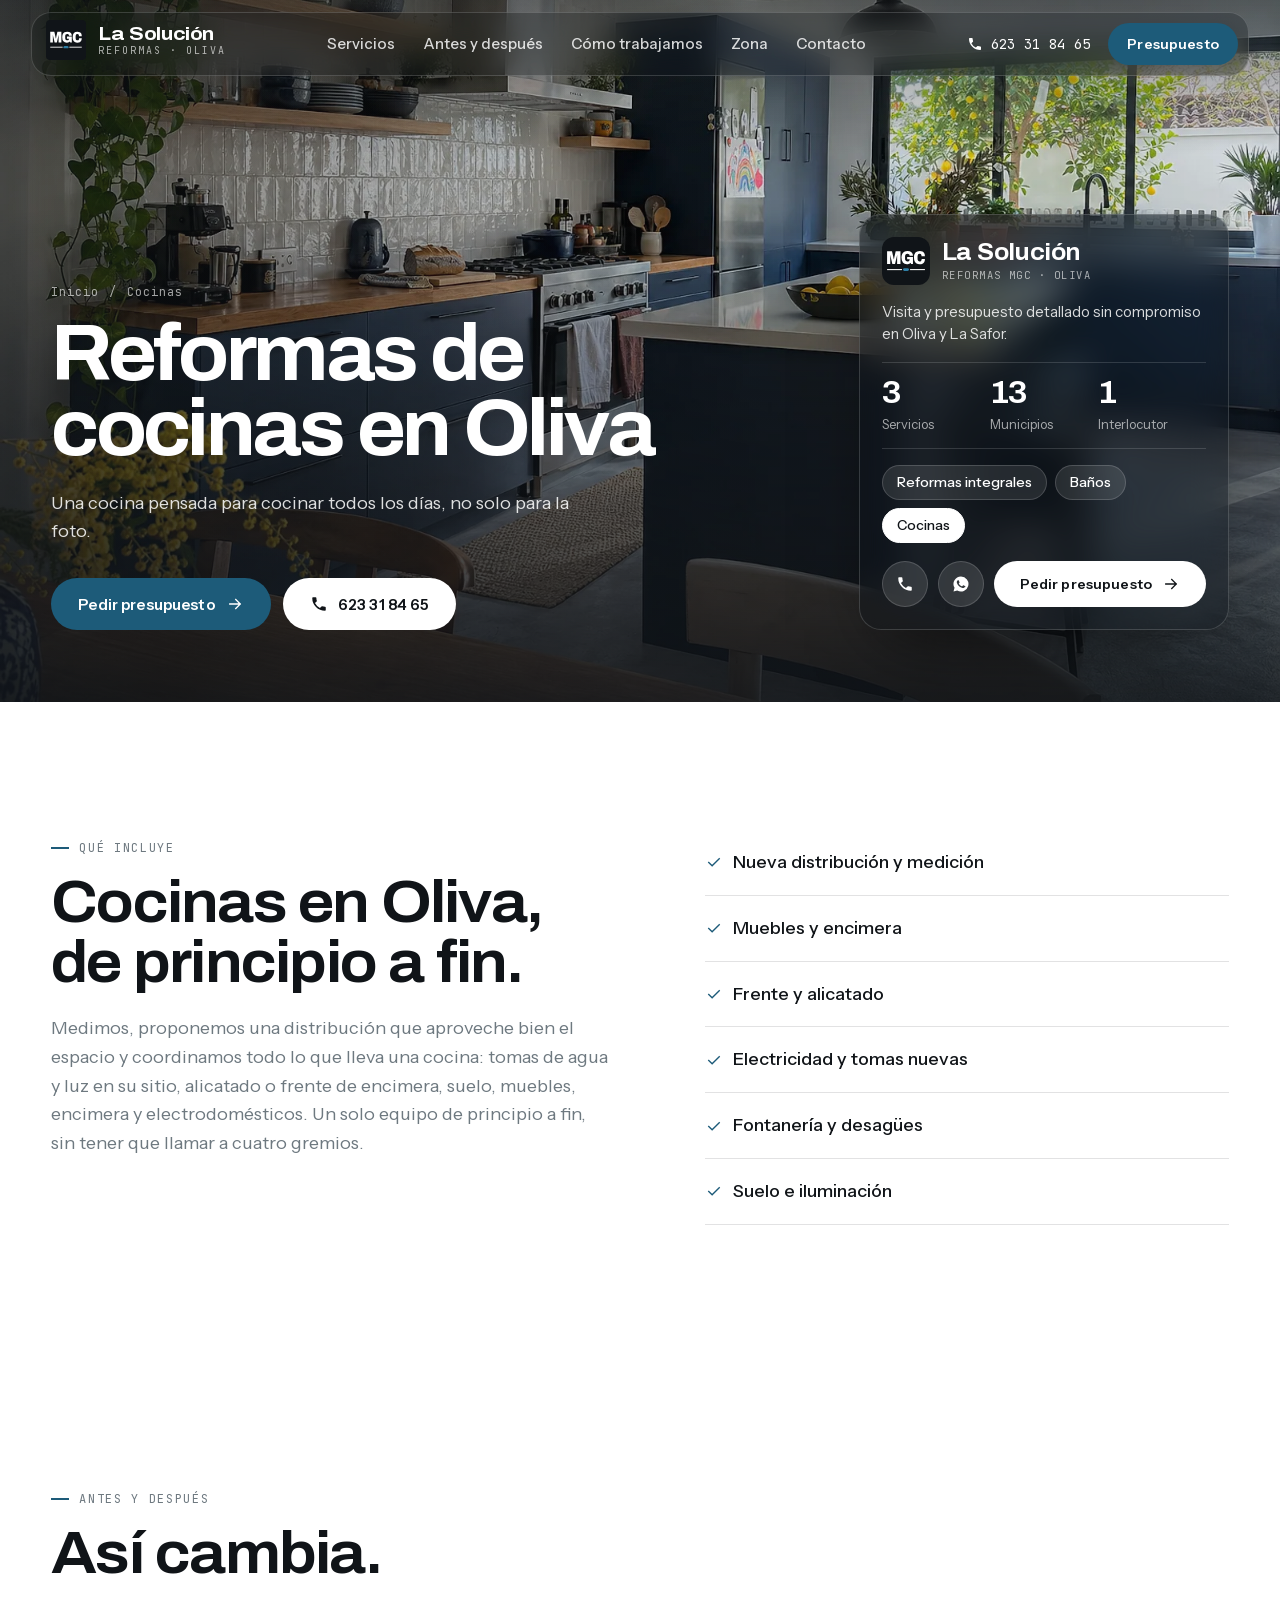
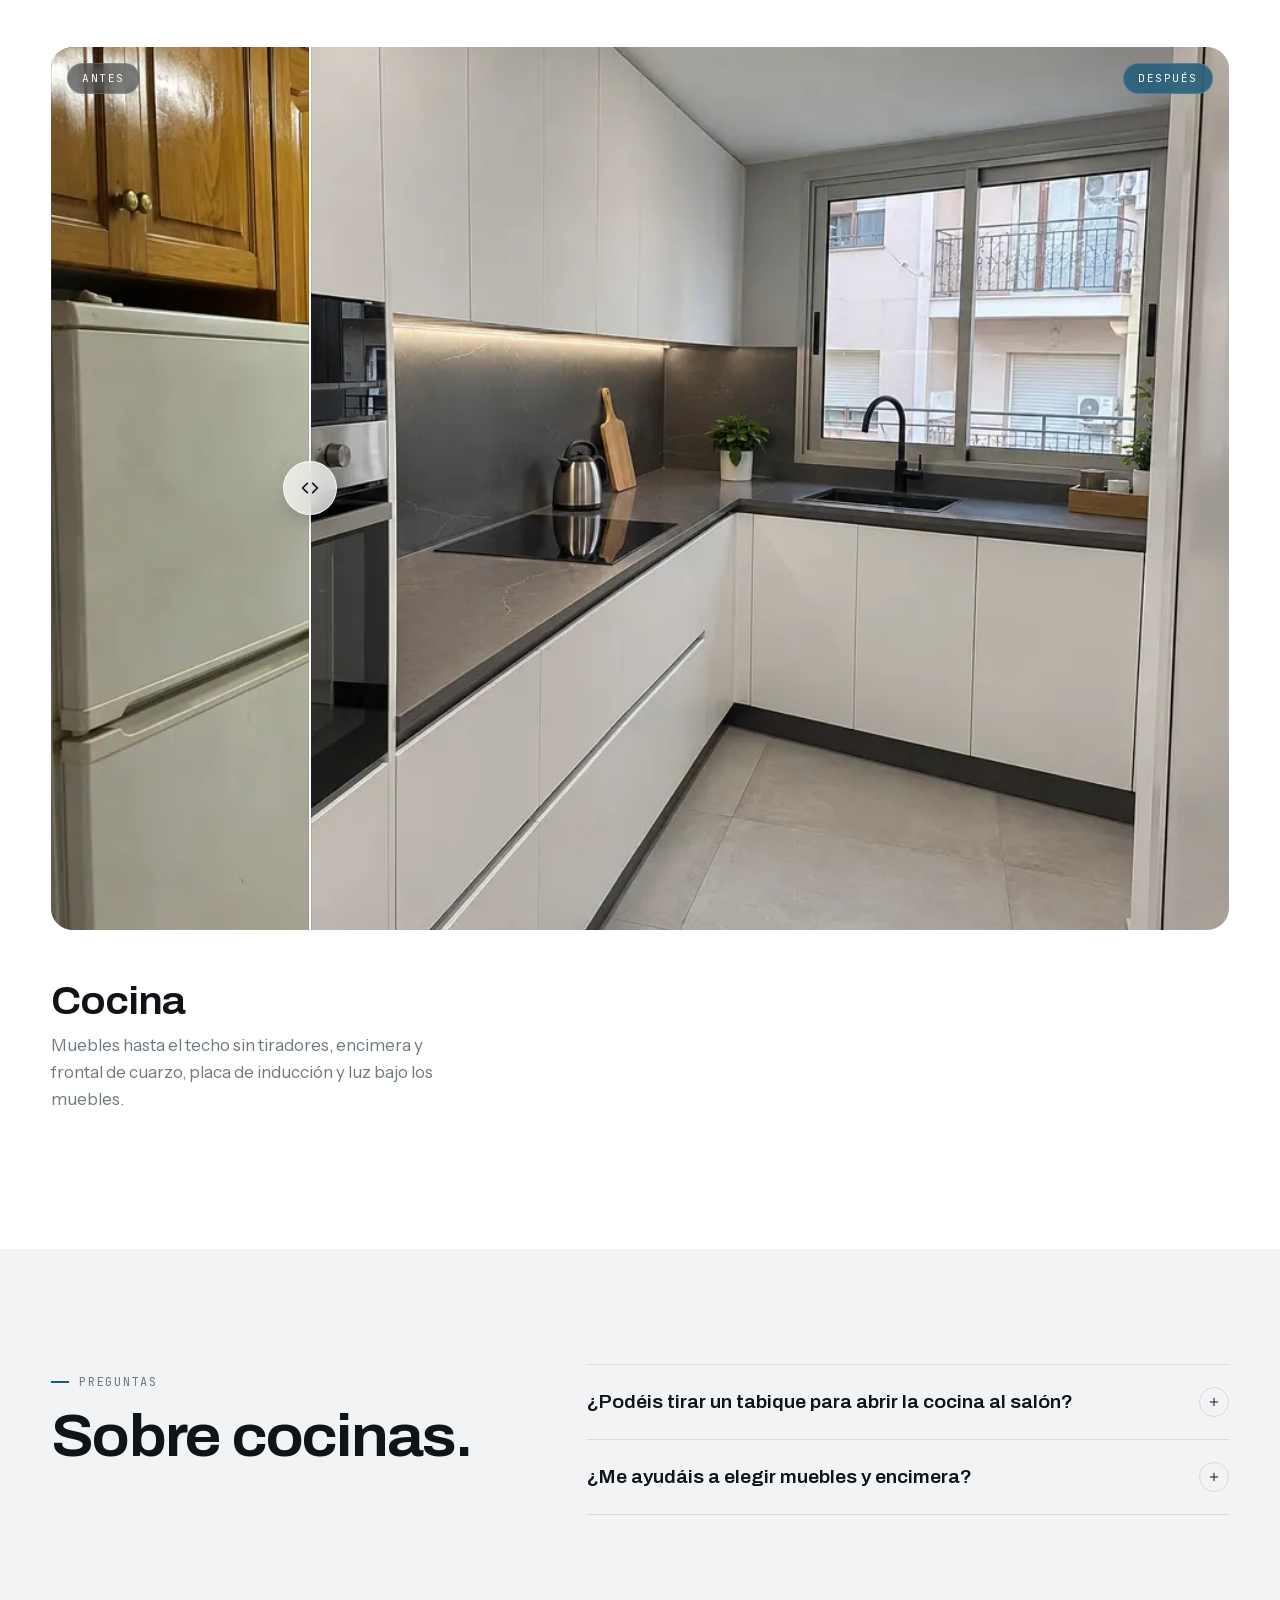
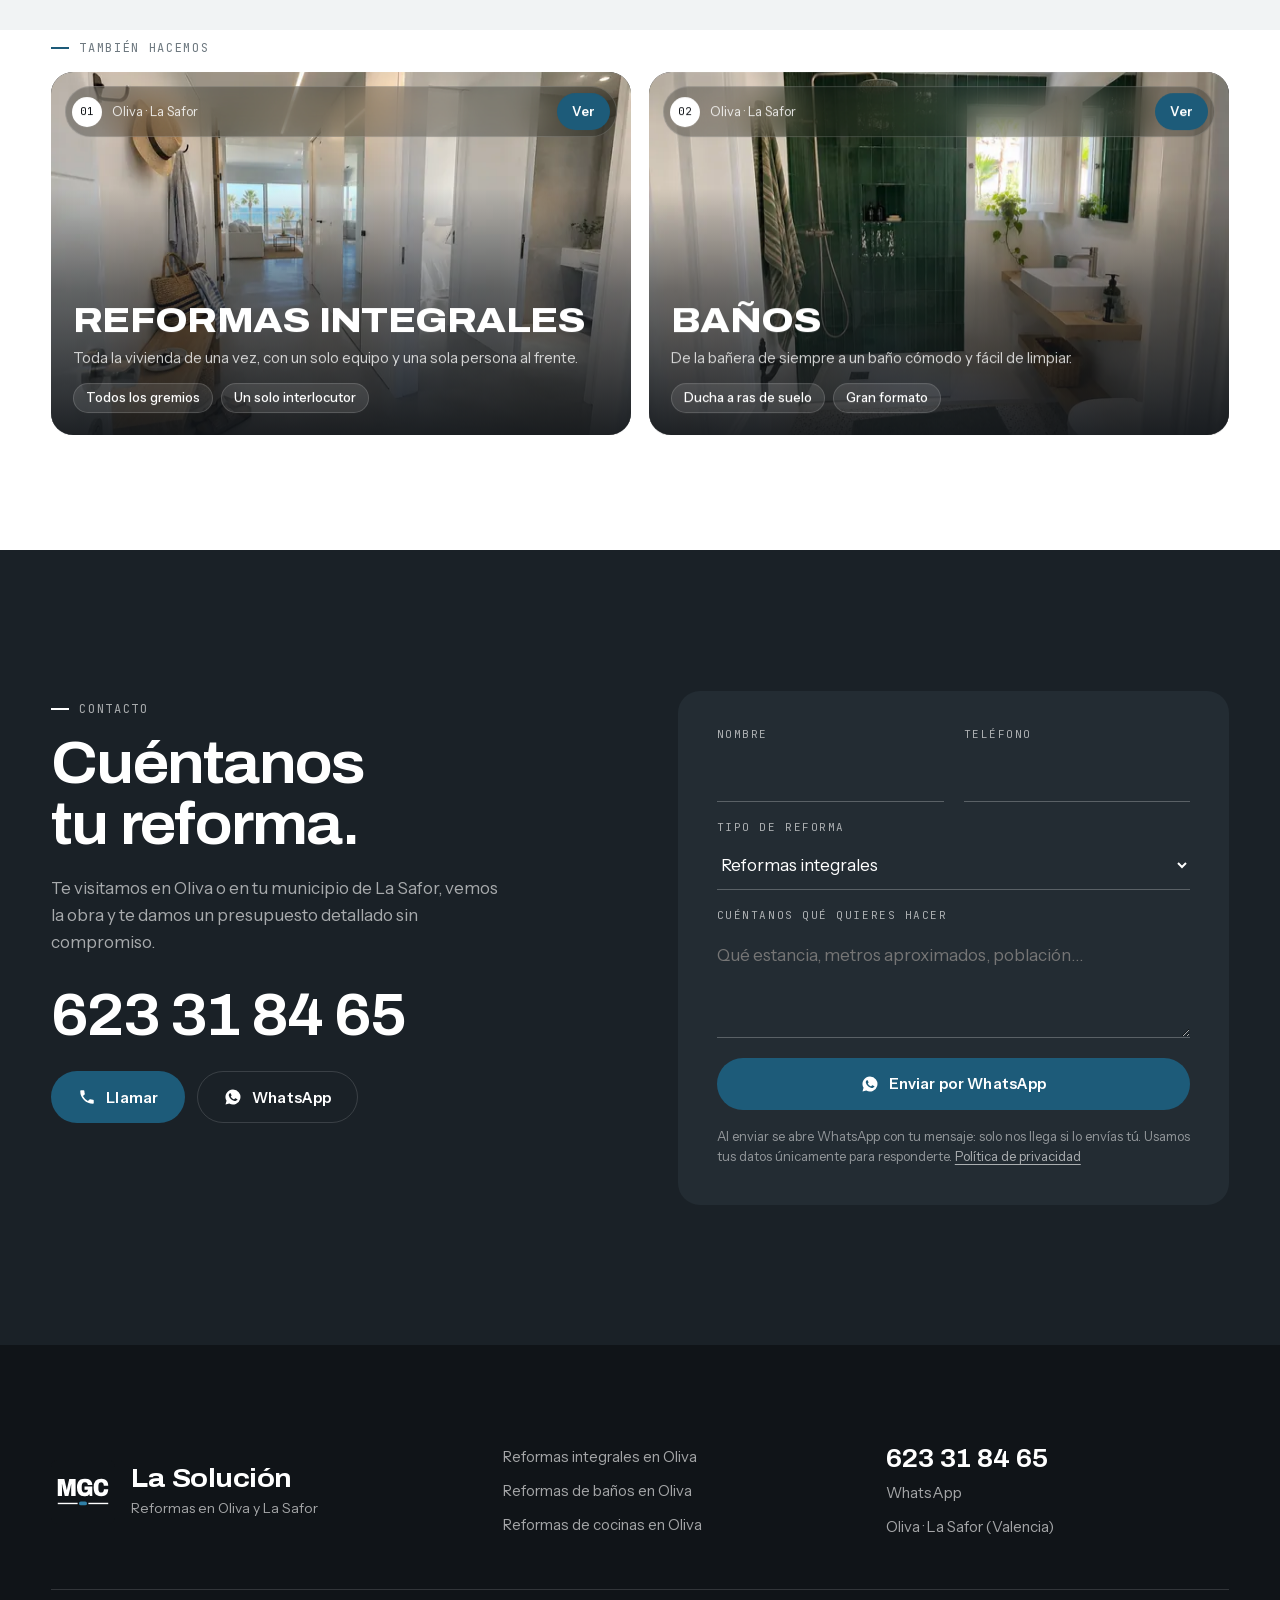
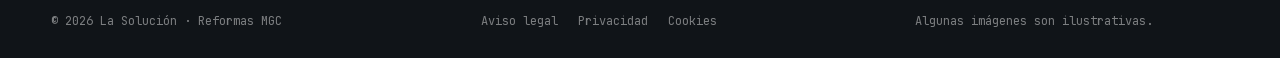
<file: reformas-cocinas-oliva/index.html>
<!doctype html>
<html lang="es">
<head>
<meta charset="utf-8">
<meta name="viewport" content="width=device-width, initial-scale=1, viewport-fit=cover">
<title>Reformas de cocinas en Oliva | La Solución · Reformas MGC</title>
<meta name="description" content="Reforma de cocinas en Oliva: nueva distribución, muebles, encimeras, alicatados, electricidad y fontanería. Un solo equipo para toda la obra.">
<link rel="canonical" href="https://nocodya-hue.github.io/la-solucion-oliva/reformas-cocinas-oliva/">
<meta name="theme-color" content="#101418">
<meta property="og:type" content="website"><meta property="og:locale" content="es_ES"><meta property="og:title" content="Reformas de cocinas en Oliva | La Solución · Reformas MGC"><meta property="og:description" content="Reforma de cocinas en Oliva: nueva distribución, muebles, encimeras, alicatados, electricidad y fontanería. Un solo equipo para toda la obra."><meta property="og:url" content="https://nocodya-hue.github.io/la-solucion-oliva/reformas-cocinas-oliva/"><meta property="og:image" content="https://nocodya-hue.github.io/la-solucion-oliva/media/img/srv-cocinas-1600.webp">
<link rel="icon" href="../favicon.svg" type="image/svg+xml">
<link rel="preload" as="font" href="../fonts/archivo-var.woff2" type="font/woff2" crossorigin>
<link rel="preload" as="image" imagesrcset="../media/img/srv-cocinas-640.webp 640w, ../media/img/srv-cocinas-1080.webp 1080w, ../media/img/srv-cocinas-1600.webp 1600w, ../media/img/srv-cocinas-2400.webp 2400w" imagesizes="100vw">
<script>document.documentElement.classList.add('js')</script>
<link rel="stylesheet" href="../css/main.css?v=mvzefzfu">
<script type="application/ld+json">{"@context":"https://schema.org","@type":"HomeAndConstructionBusiness","@id":"https://nocodya-hue.github.io/la-solucion-oliva/#negocio","name":"La Solución · Reformas MGC","alternateName":"La Solución","url":"https://nocodya-hue.github.io/la-solucion-oliva/","telephone":"+34623318465","image":"https://nocodya-hue.github.io/la-solucion-oliva/media/img/portada-1600.webp","logo":"https://nocodya-hue.github.io/la-solucion-oliva/favicon.svg","description":"Empresa de reformas en Oliva (Valencia): reformas integrales, baños y cocinas en Oliva y La Safor.","address":{"@type":"PostalAddress","addressLocality":"Oliva","postalCode":"46780","addressRegion":"Valencia","addressCountry":"ES"},"geo":{"@type":"GeoCoordinates","latitude":38.9197,"longitude":-0.1194},"areaServed":[{"@type":"City","name":"Oliva"},{"@type":"City","name":"Gandía"},{"@type":"City","name":"Piles"},{"@type":"City","name":"Miramar"},{"@type":"City","name":"Bellreguard"},{"@type":"City","name":"Daimús"},{"@type":"City","name":"Guardamar de la Safor"},{"@type":"City","name":"Palmera"},{"@type":"City","name":"L'Alqueria de la Comtessa"},{"@type":"City","name":"Potries"},{"@type":"City","name":"Villalonga"},{"@type":"City","name":"Pego"},{"@type":"City","name":"Dénia"}],"makesOffer":[{"@type":"Offer","itemOffered":{"@type":"Service","name":"Reformas integrales en Oliva","url":"https://nocodya-hue.github.io/la-solucion-oliva/reformas-integrales-oliva/"}},{"@type":"Offer","itemOffered":{"@type":"Service","name":"Reformas de baños en Oliva","url":"https://nocodya-hue.github.io/la-solucion-oliva/reformas-banos-oliva/"}},{"@type":"Offer","itemOffered":{"@type":"Service","name":"Reformas de cocinas en Oliva","url":"https://nocodya-hue.github.io/la-solucion-oliva/reformas-cocinas-oliva/"}}]}</script>
<script type="application/ld+json">{"@context":"https://schema.org","@type":"Service","serviceType":"Reformas de cocinas en Oliva","name":"Reformas de cocinas en Oliva","description":"Reforma de cocinas en Oliva: nueva distribución, muebles, encimeras, alicatados, electricidad y fontanería. Un solo equipo para toda la obra.","provider":{"@id":"https://nocodya-hue.github.io/la-solucion-oliva/#negocio"},"areaServed":[{"@type":"City","name":"Oliva"},{"@type":"City","name":"Gandía"},{"@type":"City","name":"Piles"},{"@type":"City","name":"Miramar"},{"@type":"City","name":"Bellreguard"},{"@type":"City","name":"Daimús"},{"@type":"City","name":"Guardamar de la Safor"},{"@type":"City","name":"Palmera"},{"@type":"City","name":"L'Alqueria de la Comtessa"},{"@type":"City","name":"Potries"},{"@type":"City","name":"Villalonga"},{"@type":"City","name":"Pego"},{"@type":"City","name":"Dénia"}],"url":"https://nocodya-hue.github.io/la-solucion-oliva/reformas-cocinas-oliva/"}</script>
<script type="application/ld+json">{"@context":"https://schema.org","@type":"BreadcrumbList","itemListElement":[{"@type":"ListItem","position":1,"name":"Inicio","item":"https://nocodya-hue.github.io/la-solucion-oliva/"},{"@type":"ListItem","position":2,"name":"Cocinas","item":"https://nocodya-hue.github.io/la-solucion-oliva/reformas-cocinas-oliva/"}]}</script>
<script type="application/ld+json">{"@context":"https://schema.org","@type":"FAQPage","mainEntity":[{"@type":"Question","name":"¿Podéis tirar un tabique para abrir la cocina al salón?","acceptedAnswer":{"@type":"Answer","text":"Lo valoramos en la visita: si el tabique no es de carga se puede abrir; si lo es, se estudia con un técnico."}},{"@type":"Question","name":"¿Me ayudáis a elegir muebles y encimera?","acceptedAnswer":{"@type":"Answer","text":"Sí, te enseñamos opciones de acabados y materiales según tu presupuesto y el uso que le vas a dar."}}]}</script>
</head>
<body>
<a class="saltar" href="#contenido">Saltar al contenido</a>
<header class="cab" data-cab>
  <a class="cab__marca" href="../" aria-label="La Solución · Reformas, inicio"><span class="marca "><svg class="marca__mono" viewBox="0 0 120 120" role="img" aria-label="">
<rect width="120" height="120" rx="12" fill="#101418"/><g fill="#FFFFFF"><path d="M12.7 67.5V35.52H24.97L27.89 48.29Q28.07 49.03 28.34 50.34Q28.62 51.64 28.92 53.06Q29.22 54.48 29.45 55.64H29.84Q30.01 54.75 30.27 53.47Q30.53 52.19 30.81 50.82Q31.1 49.46 31.33 48.3L34.22 35.52H46.15V67.5H37.81V55.3Q37.81 53.32 37.86 51.39Q37.9 49.47 37.96 47.91Q38.01 46.34 38.01 45.52H37.63Q37.52 46.22 37.3 47.29Q37.07 48.37 36.83 49.45Q36.6 50.53 36.38 51.33L32.57 67.5H25.86L22.03 51.34Q21.86 50.59 21.61 49.55Q21.37 48.5 21.16 47.41Q20.96 46.32 20.79 45.54H20.42Q20.48 46.66 20.53 48.32Q20.58 49.99 20.61 51.81Q20.65 53.63 20.65 55.3V67.5Z"/><path d="M62.44 68.06Q55.68 68.06 52.19 63.95Q48.71 59.84 48.71 51.51Q48.71 45.92 50.44 42.25Q52.17 38.59 55.51 36.78Q58.85 34.96 63.64 34.96Q66.65 34.96 69.17 35.71Q71.69 36.46 73.54 37.95Q75.39 39.45 76.4 41.7Q77.41 43.96 77.41 46.97H69Q69 45.83 68.64 44.9Q68.28 43.96 67.59 43.29Q66.9 42.61 65.94 42.25Q64.98 41.89 63.76 41.89Q62.16 41.89 60.98 42.38Q59.8 42.87 59.06 43.84Q58.31 44.82 57.96 46.24Q57.61 47.67 57.61 49.56V53.47Q57.61 56.01 58.24 57.71Q58.88 59.42 60.24 60.27Q61.6 61.12 63.72 61.12Q65.37 61.12 66.57 60.51Q67.77 59.89 68.43 58.77Q69.1 57.65 69.1 56.2V55.93H62.86V49.83H77.4V67.5H72.73L72.01 64.34Q70.91 65.5 69.53 66.33Q68.14 67.17 66.4 67.61Q64.66 68.06 62.44 68.06Z"/><path d="M94.2 68.06Q89.44 68.06 86.28 66.25Q83.11 64.45 81.54 60.76Q79.97 57.08 79.97 51.49Q79.97 43.15 83.61 39.05Q87.24 34.94 94.33 34.94Q98.3 34.94 101.21 36.38Q104.12 37.82 105.71 40.8Q107.3 43.78 107.3 48.4H98.9Q98.9 46.34 98.39 44.88Q97.87 43.43 96.83 42.66Q95.78 41.89 94.15 41.89Q92.22 41.89 91.06 42.79Q89.89 43.69 89.38 45.4Q88.87 47.11 88.87 49.56V53.47Q88.87 55.93 89.4 57.64Q89.93 59.35 91.07 60.24Q92.22 61.12 94.1 61.12Q95.84 61.12 96.95 60.39Q98.06 59.66 98.6 58.24Q99.15 56.81 99.15 54.78H107.3Q107.3 59.29 105.74 62.23Q104.18 65.18 101.26 66.62Q98.33 68.06 94.2 68.06Z"/></g><rect x="12.7" y="80.2" width="37.20" height="2.6" fill="#FFFFFF"/><rect x="70.10" y="80.2" width="37.20" height="2.6" fill="#FFFFFF"/><rect x="52.5" y="78" width="15" height="7" rx="3.5" fill="#2F7FA6"/>
</svg><span class="marca__txt"><b>La Solución</b><small>Reformas · Oliva</small></span></span></a>
  <nav class="cab__nav" aria-label="Principal"><a href="../#servicios">Servicios</a><a href="../#antes-despues">Antes y después</a><a href="../#como-trabajamos">Cómo trabajamos</a><a href="../#zona">Zona</a><a href="../#contacto">Contacto</a></nav>
  <div class="cab__acc">
    <a class="cab__tel" href="tel:+34623318465"><svg viewBox="0 0 24 24" aria-hidden="true"><path d="M6.6 10.8a15 15 0 0 0 6.6 6.6l2.2-2.2c.3-.3.7-.4 1-.2 1.1.4 2.3.6 3.6.6.6 0 1 .4 1 1V20c0 .6-.4 1-1 1A17 17 0 0 1 3 4c0-.6.4-1 1-1h3.5c.6 0 1 .4 1 1 0 1.3.2 2.5.6 3.6.1.3 0 .7-.2 1z" fill="currentColor"/></svg><span>623 31 84 65</span></a>
    <a class="btn btn--azul btn--peq" href="../#contacto">Presupuesto</a>
    <button class="cab__menu" type="button" aria-expanded="false" aria-controls="menu" aria-label="Abrir menú" data-menu><span></span><span></span></button>
  </div>
</header>
<div class="menu" id="menu" data-menu-panel hidden>
  <nav aria-label="Menú"><a href="../#servicios">Servicios</a><a href="../#antes-despues">Antes y después</a><a href="../#como-trabajamos">Cómo trabajamos</a><a href="../#zona">Zona</a><a href="../#contacto">Contacto</a></nav>
  <a class="btn btn--azul" href="tel:+34623318465"><svg viewBox="0 0 24 24" aria-hidden="true"><path d="M6.6 10.8a15 15 0 0 0 6.6 6.6l2.2-2.2c.3-.3.7-.4 1-.2 1.1.4 2.3.6 3.6.6.6 0 1 .4 1 1V20c0 .6-.4 1-1 1A17 17 0 0 1 3 4c0-.6.4-1 1-1h3.5c.6 0 1 .4 1 1 0 1.3.2 2.5.6 3.6.1.3 0 .7-.2 1z" fill="currentColor"/></svg><span>Llamar al 623 31 84 65</span></a>
</div>
<main id="contenido">
<section class="srv-hero">
  <div class="srv-hero__img" data-hero-img><img src="../media/img/srv-cocinas-1080.webp" srcset="../media/img/srv-cocinas-640.webp 640w, ../media/img/srv-cocinas-1080.webp 1080w, ../media/img/srv-cocinas-1600.webp 1600w, ../media/img/srv-cocinas-2400.webp 2400w" sizes="100vw" alt="Reformas de cocinas en Oliva" loading="eager" decoding="async" fetchpriority="high"></div>
  <div class="hero__velo" aria-hidden="true"></div>
  <div class="env srv-hero__cont hero__cont">
    <div>
      <nav class="migas" aria-label="Migas de pan"><a href="../">Inicio</a><span>/</span><span>Cocinas</span></nav>
      <h1 class="hero__tit hero__tit--medio" data-split>Reformas de cocinas en Oliva</h1>
      <p class="hero__entrada">Una cocina pensada para cocinar todos los días, no solo para la foto.</p>
      <div class="hero__cta"><a class="btn btn--azul" href="#contacto"><span>Pedir presupuesto</span><svg viewBox="0 0 24 24" aria-hidden="true"><path d="M5 12h14M13 6l6 6-6 6" fill="none" stroke="currentColor" stroke-width="1.7" stroke-linecap="square"/></svg></a><a class="btn btn--claro" href="tel:+34623318465"><svg viewBox="0 0 24 24" aria-hidden="true"><path d="M6.6 10.8a15 15 0 0 0 6.6 6.6l2.2-2.2c.3-.3.7-.4 1-.2 1.1.4 2.3.6 3.6.6.6 0 1 .4 1 1V20c0 .6-.4 1-1 1A17 17 0 0 1 3 4c0-.6.4-1 1-1h3.5c.6 0 1 .4 1 1 0 1.3.2 2.5.6 3.6.1.3 0 .7-.2 1z" fill="currentColor"/></svg><span>623 31 84 65</span></a></div>
    </div>
    <aside class="ficha vidrio" aria-label="La Solución en resumen">
    <div class="ficha__cab"><svg class="ficha__mono" viewBox="0 0 120 120" role="img" aria-label="">
<rect width="120" height="120" rx="12" fill="#101418"/><g fill="#FFFFFF"><path d="M12.7 67.5V35.52H24.97L27.89 48.29Q28.07 49.03 28.34 50.34Q28.62 51.64 28.92 53.06Q29.22 54.48 29.45 55.64H29.84Q30.01 54.75 30.27 53.47Q30.53 52.19 30.81 50.82Q31.1 49.46 31.33 48.3L34.22 35.52H46.15V67.5H37.81V55.3Q37.81 53.32 37.86 51.39Q37.9 49.47 37.96 47.91Q38.01 46.34 38.01 45.52H37.63Q37.52 46.22 37.3 47.29Q37.07 48.37 36.83 49.45Q36.6 50.53 36.38 51.33L32.57 67.5H25.86L22.03 51.34Q21.86 50.59 21.61 49.55Q21.37 48.5 21.16 47.41Q20.96 46.32 20.79 45.54H20.42Q20.48 46.66 20.53 48.32Q20.58 49.99 20.61 51.81Q20.65 53.63 20.65 55.3V67.5Z"/><path d="M62.44 68.06Q55.68 68.06 52.19 63.95Q48.71 59.84 48.71 51.51Q48.71 45.92 50.44 42.25Q52.17 38.59 55.51 36.78Q58.85 34.96 63.64 34.96Q66.65 34.96 69.17 35.71Q71.69 36.46 73.54 37.95Q75.39 39.45 76.4 41.7Q77.41 43.96 77.41 46.97H69Q69 45.83 68.64 44.9Q68.28 43.96 67.59 43.29Q66.9 42.61 65.94 42.25Q64.98 41.89 63.76 41.89Q62.16 41.89 60.98 42.38Q59.8 42.87 59.06 43.84Q58.31 44.82 57.96 46.24Q57.61 47.67 57.61 49.56V53.47Q57.61 56.01 58.24 57.71Q58.88 59.42 60.24 60.27Q61.6 61.12 63.72 61.12Q65.37 61.12 66.57 60.51Q67.77 59.89 68.43 58.77Q69.1 57.65 69.1 56.2V55.93H62.86V49.83H77.4V67.5H72.73L72.01 64.34Q70.91 65.5 69.53 66.33Q68.14 67.17 66.4 67.61Q64.66 68.06 62.44 68.06Z"/><path d="M94.2 68.06Q89.44 68.06 86.28 66.25Q83.11 64.45 81.54 60.76Q79.97 57.08 79.97 51.49Q79.97 43.15 83.61 39.05Q87.24 34.94 94.33 34.94Q98.3 34.94 101.21 36.38Q104.12 37.82 105.71 40.8Q107.3 43.78 107.3 48.4H98.9Q98.9 46.34 98.39 44.88Q97.87 43.43 96.83 42.66Q95.78 41.89 94.15 41.89Q92.22 41.89 91.06 42.79Q89.89 43.69 89.38 45.4Q88.87 47.11 88.87 49.56V53.47Q88.87 55.93 89.4 57.64Q89.93 59.35 91.07 60.24Q92.22 61.12 94.1 61.12Q95.84 61.12 96.95 60.39Q98.06 59.66 98.6 58.24Q99.15 56.81 99.15 54.78H107.3Q107.3 59.29 105.74 62.23Q104.18 65.18 101.26 66.62Q98.33 68.06 94.2 68.06Z"/></g><rect x="12.7" y="80.2" width="37.20" height="2.6" fill="#FFFFFF"/><rect x="70.10" y="80.2" width="37.20" height="2.6" fill="#FFFFFF"/><rect x="52.5" y="78" width="15" height="7" rx="3.5" fill="#2F7FA6"/>
</svg><div><b>La Solución</b><span>Reformas MGC · Oliva</span></div></div>
    <p class="ficha__txt">Visita y presupuesto detallado sin compromiso en Oliva y La Safor.</p>
    <dl class="ficha__datos"><div><dt>Servicios</dt><dd>3</dd></div><div><dt>Municipios</dt><dd>13</dd></div><div><dt>Interlocutor</dt><dd>1</dd></div></dl>
    <div class="chips chips--claro"><a class="chip" href="../reformas-integrales-oliva/">Reformas integrales</a><a class="chip" href="../reformas-banos-oliva/">Baños</a><a class="chip" href="../reformas-cocinas-oliva/" aria-current="page">Cocinas</a></div>
    <div class="ficha__acc"><a class="redondo" href="tel:+34623318465" aria-label="Llamar al 623 31 84 65"><svg viewBox="0 0 24 24" aria-hidden="true"><path d="M6.6 10.8a15 15 0 0 0 6.6 6.6l2.2-2.2c.3-.3.7-.4 1-.2 1.1.4 2.3.6 3.6.6.6 0 1 .4 1 1V20c0 .6-.4 1-1 1A17 17 0 0 1 3 4c0-.6.4-1 1-1h3.5c.6 0 1 .4 1 1 0 1.3.2 2.5.6 3.6.1.3 0 .7-.2 1z" fill="currentColor"/></svg></a><a class="redondo" href="https://wa.me/34623318465?text=Hola%2C%20quiero%20pedir%20presupuesto%20para%20una%20reforma." target="_blank" rel="noopener" aria-label="Escribir por WhatsApp"><svg viewBox="0 0 24 24" aria-hidden="true"><path d="M12 2a10 10 0 0 0-8.6 15.1L2 22l5-1.3A10 10 0 1 0 12 2zm5.3 14.1c-.2.6-1.3 1.2-1.8 1.2-.5.1-1 .2-3.3-.7-2.8-1.1-4.5-3.9-4.7-4.1-.1-.2-1.1-1.5-1.1-2.8s.7-2 1-2.3c.2-.3.5-.3.7-.3h.5c.2 0 .4 0 .6.5l.8 2c.1.2.1.4 0 .5l-.3.5-.4.4c-.1.1-.3.3-.1.6.2.3.8 1.3 1.6 2.1 1.1 1 2 1.3 2.3 1.4.3.1.5.1.6-.1l.9-1.1c.2-.3.4-.2.7-.1l1.9.9c.3.1.5.2.5.3.1.2.1.7-.1 1.2z" fill="currentColor"/></svg></a><a class="btn btn--claro btn--peq" href="#contacto"><span>Pedir presupuesto</span><svg viewBox="0 0 24 24" aria-hidden="true"><path d="M5 12h14M13 6l6 6-6 6" fill="none" stroke="currentColor" stroke-width="1.7" stroke-linecap="square"/></svg></a></div>
  </aside>
  </div>
</section>
<section class="srv-detalle">
  <div class="env srv-detalle__grid">
    <div><p class="etq">Qué incluye</p><h2 class="tit" data-split>Cocinas en Oliva, de principio a fin.</h2><p class="srv-detalle__txt">Medimos, proponemos una distribución que aproveche bien el espacio y coordinamos todo lo que lleva una cocina: tomas de agua y luz en su sitio, alicatado o frente de encimera, suelo, muebles, encimera y electrodomésticos. Un solo equipo de principio a fin, sin tener que llamar a cuatro gremios.</p></div>
    <ul class="lista-ok lista-ok--grande"><li><svg viewBox="0 0 24 24" aria-hidden="true"><path d="M5 12.5l4.5 4.5L19 7.5" fill="none" stroke="currentColor" stroke-width="1.8" stroke-linecap="square"/></svg>Nueva distribución y medición</li><li><svg viewBox="0 0 24 24" aria-hidden="true"><path d="M5 12.5l4.5 4.5L19 7.5" fill="none" stroke="currentColor" stroke-width="1.8" stroke-linecap="square"/></svg>Muebles y encimera</li><li><svg viewBox="0 0 24 24" aria-hidden="true"><path d="M5 12.5l4.5 4.5L19 7.5" fill="none" stroke="currentColor" stroke-width="1.8" stroke-linecap="square"/></svg>Frente y alicatado</li><li><svg viewBox="0 0 24 24" aria-hidden="true"><path d="M5 12.5l4.5 4.5L19 7.5" fill="none" stroke="currentColor" stroke-width="1.8" stroke-linecap="square"/></svg>Electricidad y tomas nuevas</li><li><svg viewBox="0 0 24 24" aria-hidden="true"><path d="M5 12.5l4.5 4.5L19 7.5" fill="none" stroke="currentColor" stroke-width="1.8" stroke-linecap="square"/></svg>Fontanería y desagües</li><li><svg viewBox="0 0 24 24" aria-hidden="true"><path d="M5 12.5l4.5 4.5L19 7.5" fill="none" stroke="currentColor" stroke-width="1.8" stroke-linecap="square"/></svg>Suelo e iluminación</li></ul>
  </div>
</section>
<section class="antes antes--uno"><div class="env"><div class="cab-sec"><p class="etq">Antes y después</p><h2 class="tit" data-split>Así cambia.</h2></div><figure class="comp" data-comp>
  <div class="comp__marco" style="--pos:50%">
    <img src="../media/img/cocina-despues-1080.webp" srcset="../media/img/cocina-despues-640.webp 640w, ../media/img/cocina-despues-1080.webp 1080w, ../media/img/cocina-despues-1600.webp 1600w, ../media/img/cocina-despues-2400.webp 2400w" sizes="(max-width: 900px) 100vw, 60vw" alt="Cocina después de la reforma" loading="lazy" decoding="async" class="comp__img">
    <div class="comp__antes"><img src="../media/img/cocina-antes-1080.webp" srcset="../media/img/cocina-antes-640.webp 640w, ../media/img/cocina-antes-1080.webp 1080w, ../media/img/cocina-antes-1600.webp 1600w, ../media/img/cocina-antes-2400.webp 2400w" sizes="(max-width: 900px) 100vw, 60vw" alt="Cocina antes de la reforma" loading="lazy" decoding="async" class="comp__img"></div>
    <span class="comp__etq comp__etq--antes">Antes</span><span class="comp__etq comp__etq--despues">Después</span>
    <span class="comp__linea" aria-hidden="true"><span class="comp__tirador"><svg viewBox="0 0 24 24" aria-hidden="true"><path d="M9 7l-5 5 5 5M15 7l5 5-5 5" fill="none" stroke="currentColor" stroke-width="1.8" stroke-linecap="square"/></svg></span></span>
    <input class="comp__rango" type="range" min="0" max="100" value="50" aria-label="Comparar cocina antes y después">
  </div>
  <figcaption><b>Cocina</b><span>Muebles hasta el techo sin tiradores, encimera y frontal de cuarzo, placa de inducción y luz bajo los muebles.</span></figcaption>
</figure></div></section>
<section class="faq">
  <div class="env faq__grid"><div><p class="etq">Preguntas</p><h2 class="tit" data-split>Sobre cocinas.</h2></div><div class="faq__lista"><details><summary>¿Podéis tirar un tabique para abrir la cocina al salón?<span><svg viewBox="0 0 24 24" aria-hidden="true"><path d="M12 5v14M5 12h14" fill="none" stroke="currentColor" stroke-width="1.7"/></svg></span></summary><p>Lo valoramos en la visita: si el tabique no es de carga se puede abrir; si lo es, se estudia con un técnico.</p></details><details><summary>¿Me ayudáis a elegir muebles y encimera?<span><svg viewBox="0 0 24 24" aria-hidden="true"><path d="M12 5v14M5 12h14" fill="none" stroke="currentColor" stroke-width="1.7"/></svg></span></summary><p>Sí, te enseñamos opciones de acabados y materiales según tu presupuesto y el uso que le vas a dar.</p></details></div></div>
</section>
<section class="otros"><div class="env"><p class="etq">También hacemos</p><div class="carrusel" data-carrusel>
    <div class="otros__lista" data-carrusel-pista><a class="srv" href="../reformas-integrales-oliva/" data-revela>
      <span class="srv__img"><img src="../media/img/srv-integrales-1080.webp" srcset="../media/img/srv-integrales-640.webp 640w, ../media/img/srv-integrales-1080.webp 1080w, ../media/img/srv-integrales-1600.webp 1600w, ../media/img/srv-integrales-2400.webp 2400w" sizes="(max-width: 900px) 80vw, 50vw" alt="Reformas integrales en Oliva" loading="lazy" decoding="async" class="srv__foto"></span>
      <span class="srv__barra vidrio"><i>01</i><span>Oliva · La Safor</span><em>Ver</em></span>
      <span class="srv__txt"><b>Reformas integrales</b><span class="srv__baj">Toda la vivienda de una vez, con un solo equipo y una sola persona al frente.</span><span class="chips chips--claro"><span class="chip">Todos los gremios</span><span class="chip">Un solo interlocutor</span></span></span>
    </a><a class="srv" href="../reformas-banos-oliva/" data-revela>
      <span class="srv__img"><img src="../media/img/srv-banos-1080.webp" srcset="../media/img/srv-banos-640.webp 640w, ../media/img/srv-banos-1080.webp 1080w, ../media/img/srv-banos-1600.webp 1600w, ../media/img/srv-banos-2400.webp 2400w" sizes="(max-width: 900px) 80vw, 50vw" alt="Reformas de baños en Oliva" loading="lazy" decoding="async" class="srv__foto"></span>
      <span class="srv__barra vidrio"><i>02</i><span>Oliva · La Safor</span><em>Ver</em></span>
      <span class="srv__txt"><b>Baños</b><span class="srv__baj">De la bañera de siempre a un baño cómodo y fácil de limpiar.</span><span class="chips chips--claro"><span class="chip">Ducha a ras de suelo</span><span class="chip">Gran formato</span></span></span>
    </a></div>
    <div class="carrusel__flechas"><button class="redondo redondo--linea" type="button" data-prev aria-label="Anterior"><svg viewBox="0 0 24 24" aria-hidden="true"><path d="M19 12H5M11 6l-6 6 6 6" fill="none" stroke="currentColor" stroke-width="1.7" stroke-linecap="square"/></svg></button><button class="redondo redondo--linea" type="button" data-next aria-label="Siguiente"><svg viewBox="0 0 24 24" aria-hidden="true"><path d="M5 12h14M13 6l6 6-6 6" fill="none" stroke="currentColor" stroke-width="1.7" stroke-linecap="square"/></svg></button></div>
  </div></div></section>
<section class="contacto" id="contacto">
  <div class="env contacto__grid">
    <div>
      <p class="etq">Contacto</p>
      <h2 class="tit" data-split>Cuéntanos tu reforma.</h2>
      <p class="contacto__txt">Te visitamos en Oliva o en tu municipio de La Safor, vemos la obra y te damos un presupuesto detallado sin compromiso.</p>
      <a class="contacto__tel" href="tel:+34623318465">623 31 84 65</a>
      <div class="contacto__botones"><a class="btn btn--azul" href="tel:+34623318465"><svg viewBox="0 0 24 24" aria-hidden="true"><path d="M6.6 10.8a15 15 0 0 0 6.6 6.6l2.2-2.2c.3-.3.7-.4 1-.2 1.1.4 2.3.6 3.6.6.6 0 1 .4 1 1V20c0 .6-.4 1-1 1A17 17 0 0 1 3 4c0-.6.4-1 1-1h3.5c.6 0 1 .4 1 1 0 1.3.2 2.5.6 3.6.1.3 0 .7-.2 1z" fill="currentColor"/></svg><span>Llamar</span></a><a class="btn btn--linea" href="https://wa.me/34623318465?text=Hola%2C%20quiero%20pedir%20presupuesto%20para%20una%20reforma." target="_blank" rel="noopener"><svg viewBox="0 0 24 24" aria-hidden="true"><path d="M12 2a10 10 0 0 0-8.6 15.1L2 22l5-1.3A10 10 0 1 0 12 2zm5.3 14.1c-.2.6-1.3 1.2-1.8 1.2-.5.1-1 .2-3.3-.7-2.8-1.1-4.5-3.9-4.7-4.1-.1-.2-1.1-1.5-1.1-2.8s.7-2 1-2.3c.2-.3.5-.3.7-.3h.5c.2 0 .4 0 .6.5l.8 2c.1.2.1.4 0 .5l-.3.5-.4.4c-.1.1-.3.3-.1.6.2.3.8 1.3 1.6 2.1 1.1 1 2 1.3 2.3 1.4.3.1.5.1.6-.1l.9-1.1c.2-.3.4-.2.7-.1l1.9.9c.3.1.5.2.5.3.1.2.1.7-.1 1.2z" fill="currentColor"/></svg><span>WhatsApp</span></a></div>
    </div>
    <form class="form" data-whatsapp="34623318465" novalidate>
  <div class="form__fila"><label><span>Nombre</span><input name="nombre" autocomplete="name" required></label><label><span>Teléfono</span><input name="telefono" type="tel" autocomplete="tel"></label></div>
  <label><span>Tipo de reforma</span><select name="tipo"><option>Reformas integrales</option><option>Baños</option><option>Cocinas</option><option>Otra reforma</option></select></label>
  <label><span>Cuéntanos qué quieres hacer</span><textarea name="mensaje" rows="3" placeholder="Qué estancia, metros aproximados, población…"></textarea></label>
  <button class="btn btn--azul btn--ancho" type="submit"><svg viewBox="0 0 24 24" aria-hidden="true"><path d="M12 2a10 10 0 0 0-8.6 15.1L2 22l5-1.3A10 10 0 1 0 12 2zm5.3 14.1c-.2.6-1.3 1.2-1.8 1.2-.5.1-1 .2-3.3-.7-2.8-1.1-4.5-3.9-4.7-4.1-.1-.2-1.1-1.5-1.1-2.8s.7-2 1-2.3c.2-.3.5-.3.7-.3h.5c.2 0 .4 0 .6.5l.8 2c.1.2.1.4 0 .5l-.3.5-.4.4c-.1.1-.3.3-.1.6.2.3.8 1.3 1.6 2.1 1.1 1 2 1.3 2.3 1.4.3.1.5.1.6-.1l.9-1.1c.2-.3.4-.2.7-.1l1.9.9c.3.1.5.2.5.3.1.2.1.7-.1 1.2z" fill="currentColor"/></svg><span>Enviar por WhatsApp</span></button>
  <p class="form__nota">Al enviar se abre WhatsApp con tu mensaje: solo nos llega si lo envías tú. Usamos tus datos únicamente para responderte. <a href="../legal/#privacidad">Política de privacidad</a></p>
</form>
  </div>
</section>
</main>
<footer class="pie">
  <div class="env pie__arriba">
    <div class="pie__marca"><svg class="pie__mono" viewBox="0 0 120 120" role="img" aria-label="MGC">
<rect width="120" height="120" rx="12" fill="#101418"/><g fill="#FFFFFF"><path d="M12.7 67.5V35.52H24.97L27.89 48.29Q28.07 49.03 28.34 50.34Q28.62 51.64 28.92 53.06Q29.22 54.48 29.45 55.64H29.84Q30.01 54.75 30.27 53.47Q30.53 52.19 30.81 50.82Q31.1 49.46 31.33 48.3L34.22 35.52H46.15V67.5H37.81V55.3Q37.81 53.32 37.86 51.39Q37.9 49.47 37.96 47.91Q38.01 46.34 38.01 45.52H37.63Q37.52 46.22 37.3 47.29Q37.07 48.37 36.83 49.45Q36.6 50.53 36.38 51.33L32.57 67.5H25.86L22.03 51.34Q21.86 50.59 21.61 49.55Q21.37 48.5 21.16 47.41Q20.96 46.32 20.79 45.54H20.42Q20.48 46.66 20.53 48.32Q20.58 49.99 20.61 51.81Q20.65 53.63 20.65 55.3V67.5Z"/><path d="M62.44 68.06Q55.68 68.06 52.19 63.95Q48.71 59.84 48.71 51.51Q48.71 45.92 50.44 42.25Q52.17 38.59 55.51 36.78Q58.85 34.96 63.64 34.96Q66.65 34.96 69.17 35.71Q71.69 36.46 73.54 37.95Q75.39 39.45 76.4 41.7Q77.41 43.96 77.41 46.97H69Q69 45.83 68.64 44.9Q68.28 43.96 67.59 43.29Q66.9 42.61 65.94 42.25Q64.98 41.89 63.76 41.89Q62.16 41.89 60.98 42.38Q59.8 42.87 59.06 43.84Q58.31 44.82 57.96 46.24Q57.61 47.67 57.61 49.56V53.47Q57.61 56.01 58.24 57.71Q58.88 59.42 60.24 60.27Q61.6 61.12 63.72 61.12Q65.37 61.12 66.57 60.51Q67.77 59.89 68.43 58.77Q69.1 57.65 69.1 56.2V55.93H62.86V49.83H77.4V67.5H72.73L72.01 64.34Q70.91 65.5 69.53 66.33Q68.14 67.17 66.4 67.61Q64.66 68.06 62.44 68.06Z"/><path d="M94.2 68.06Q89.44 68.06 86.28 66.25Q83.11 64.45 81.54 60.76Q79.97 57.08 79.97 51.49Q79.97 43.15 83.61 39.05Q87.24 34.94 94.33 34.94Q98.3 34.94 101.21 36.38Q104.12 37.82 105.71 40.8Q107.3 43.78 107.3 48.4H98.9Q98.9 46.34 98.39 44.88Q97.87 43.43 96.83 42.66Q95.78 41.89 94.15 41.89Q92.22 41.89 91.06 42.79Q89.89 43.69 89.38 45.4Q88.87 47.11 88.87 49.56V53.47Q88.87 55.93 89.4 57.64Q89.93 59.35 91.07 60.24Q92.22 61.12 94.1 61.12Q95.84 61.12 96.95 60.39Q98.06 59.66 98.6 58.24Q99.15 56.81 99.15 54.78H107.3Q107.3 59.29 105.74 62.23Q104.18 65.18 101.26 66.62Q98.33 68.06 94.2 68.06Z"/></g><rect x="12.7" y="80.2" width="37.20" height="2.6" fill="#FFFFFF"/><rect x="70.10" y="80.2" width="37.20" height="2.6" fill="#FFFFFF"/><rect x="52.5" y="78" width="15" height="7" rx="3.5" fill="#2F7FA6"/>
</svg><div><b>La Solución</b><span>Reformas en Oliva y La Safor</span></div></div>
    <nav class="pie__nav" aria-label="Servicios"><a href="../reformas-integrales-oliva/">Reformas integrales en Oliva</a><a href="../reformas-banos-oliva/">Reformas de baños en Oliva</a><a href="../reformas-cocinas-oliva/">Reformas de cocinas en Oliva</a></nav>
    <div class="pie__datos"><a href="tel:+34623318465">623 31 84 65</a><a href="https://wa.me/34623318465?text=Hola%2C%20quiero%20pedir%20presupuesto%20para%20una%20reforma." target="_blank" rel="noopener">WhatsApp</a><span>Oliva · La Safor (Valencia)</span></div>
  </div>
  <div class="env pie__legal"><span>© 2026 La Solución · Reformas MGC</span><nav aria-label="Legal"><a href="../legal/#aviso-legal">Aviso legal</a><a href="../legal/#privacidad">Privacidad</a><a href="../legal/#cookies">Cookies</a></nav><span>Algunas imágenes son ilustrativas.</span></div>
</footer>
<nav class="barra-movil vidrio" aria-label="Contacto rápido"><a class="barra-movil__ico" href="tel:+34623318465"><svg viewBox="0 0 24 24" aria-hidden="true"><path d="M6.6 10.8a15 15 0 0 0 6.6 6.6l2.2-2.2c.3-.3.7-.4 1-.2 1.1.4 2.3.6 3.6.6.6 0 1 .4 1 1V20c0 .6-.4 1-1 1A17 17 0 0 1 3 4c0-.6.4-1 1-1h3.5c.6 0 1 .4 1 1 0 1.3.2 2.5.6 3.6.1.3 0 .7-.2 1z" fill="currentColor"/></svg><span>Llamar</span></a><a class="barra-movil__ico" href="https://wa.me/34623318465?text=Hola%2C%20quiero%20pedir%20presupuesto%20para%20una%20reforma." target="_blank" rel="noopener"><svg viewBox="0 0 24 24" aria-hidden="true"><path d="M12 2a10 10 0 0 0-8.6 15.1L2 22l5-1.3A10 10 0 1 0 12 2zm5.3 14.1c-.2.6-1.3 1.2-1.8 1.2-.5.1-1 .2-3.3-.7-2.8-1.1-4.5-3.9-4.7-4.1-.1-.2-1.1-1.5-1.1-2.8s.7-2 1-2.3c.2-.3.5-.3.7-.3h.5c.2 0 .4 0 .6.5l.8 2c.1.2.1.4 0 .5l-.3.5-.4.4c-.1.1-.3.3-.1.6.2.3.8 1.3 1.6 2.1 1.1 1 2 1.3 2.3 1.4.3.1.5.1.6-.1l.9-1.1c.2-.3.4-.2.7-.1l1.9.9c.3.1.5.2.5.3.1.2.1.7-.1 1.2z" fill="currentColor"/></svg><span>WhatsApp</span></a><a class="barra-movil__cta" href="../#contacto"><span>Presupuesto</span><svg viewBox="0 0 24 24" aria-hidden="true"><path d="M5 12h14M13 6l6 6-6 6" fill="none" stroke="currentColor" stroke-width="1.7" stroke-linecap="square"/></svg></a></nav>
<script src="../vendor/gsap.min.js" defer></script>
<script src="../vendor/ScrollTrigger.min.js" defer></script>
<script src="../vendor/SplitText.min.js" defer></script>
<script src="../vendor/lenis.min.js" defer></script>
<script src="../js/main.js?v=mvzefzfu" defer></script>
</body>
</html>
</file>
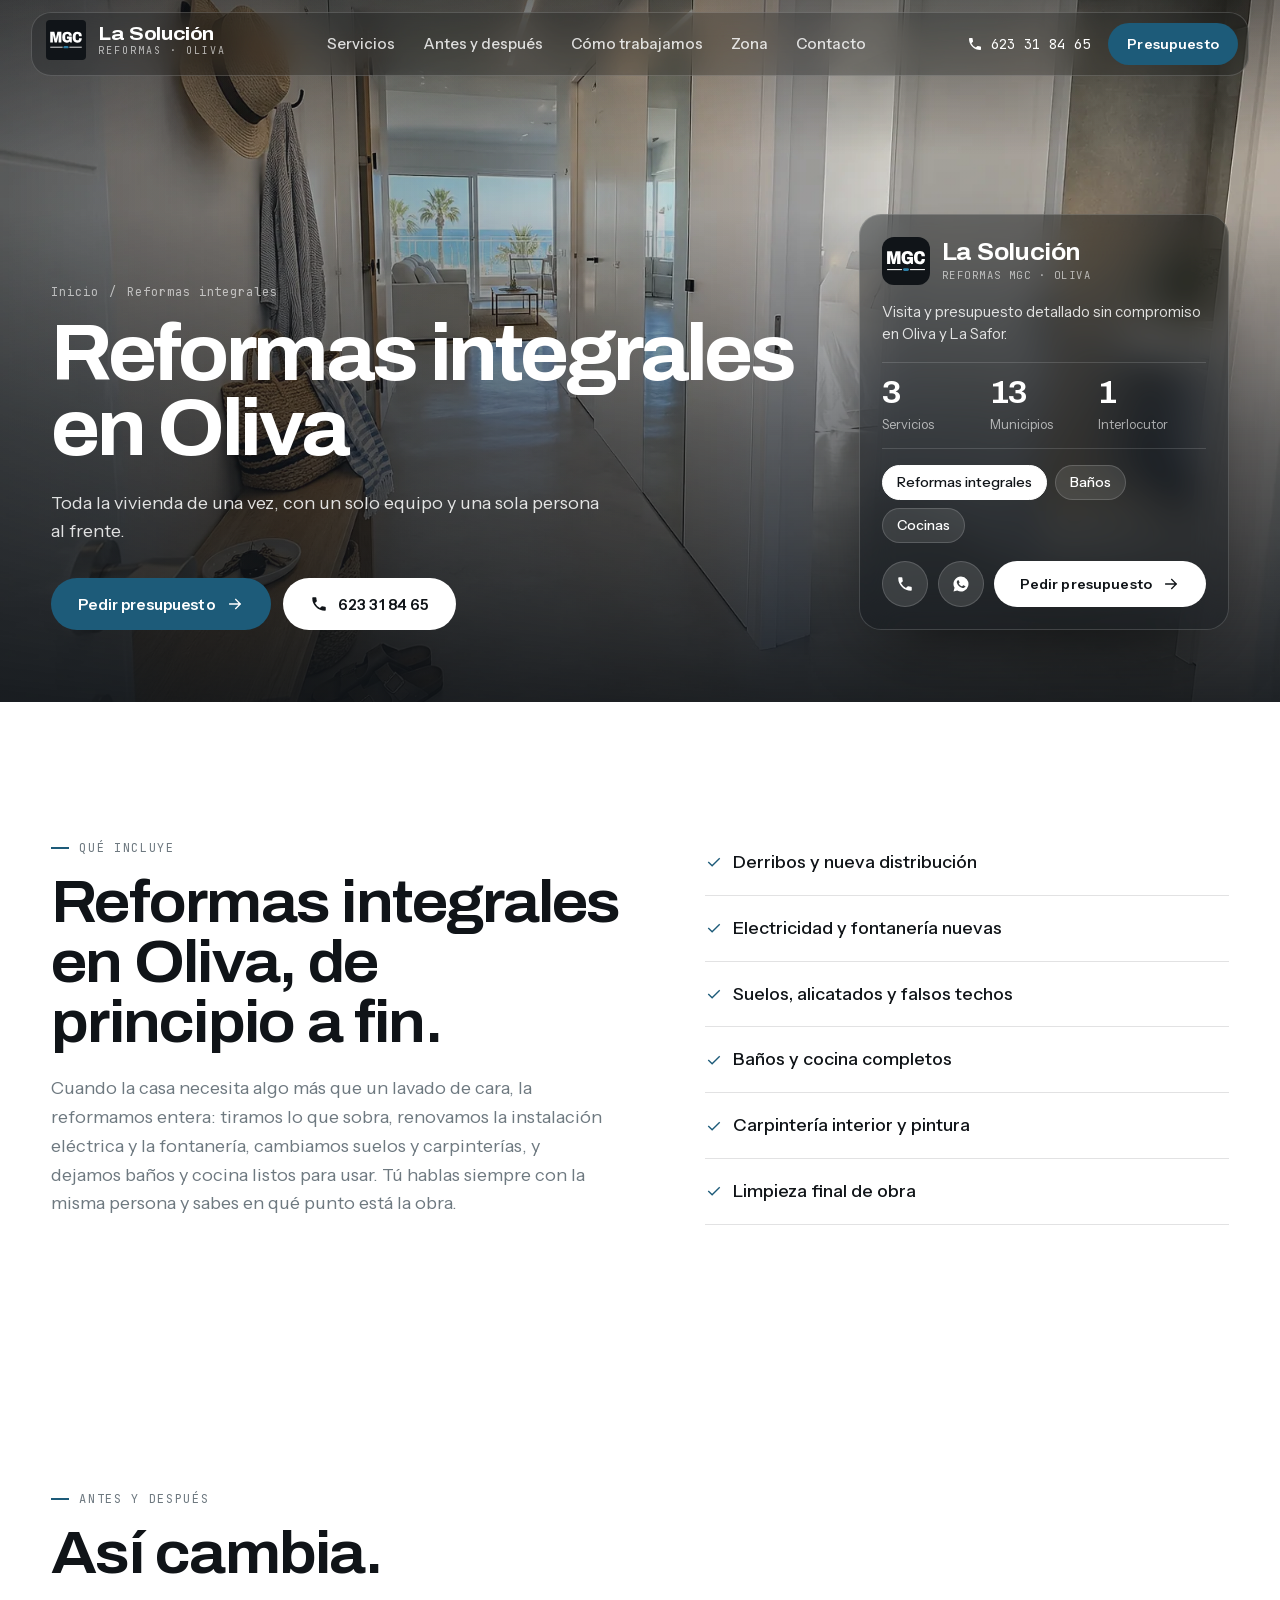
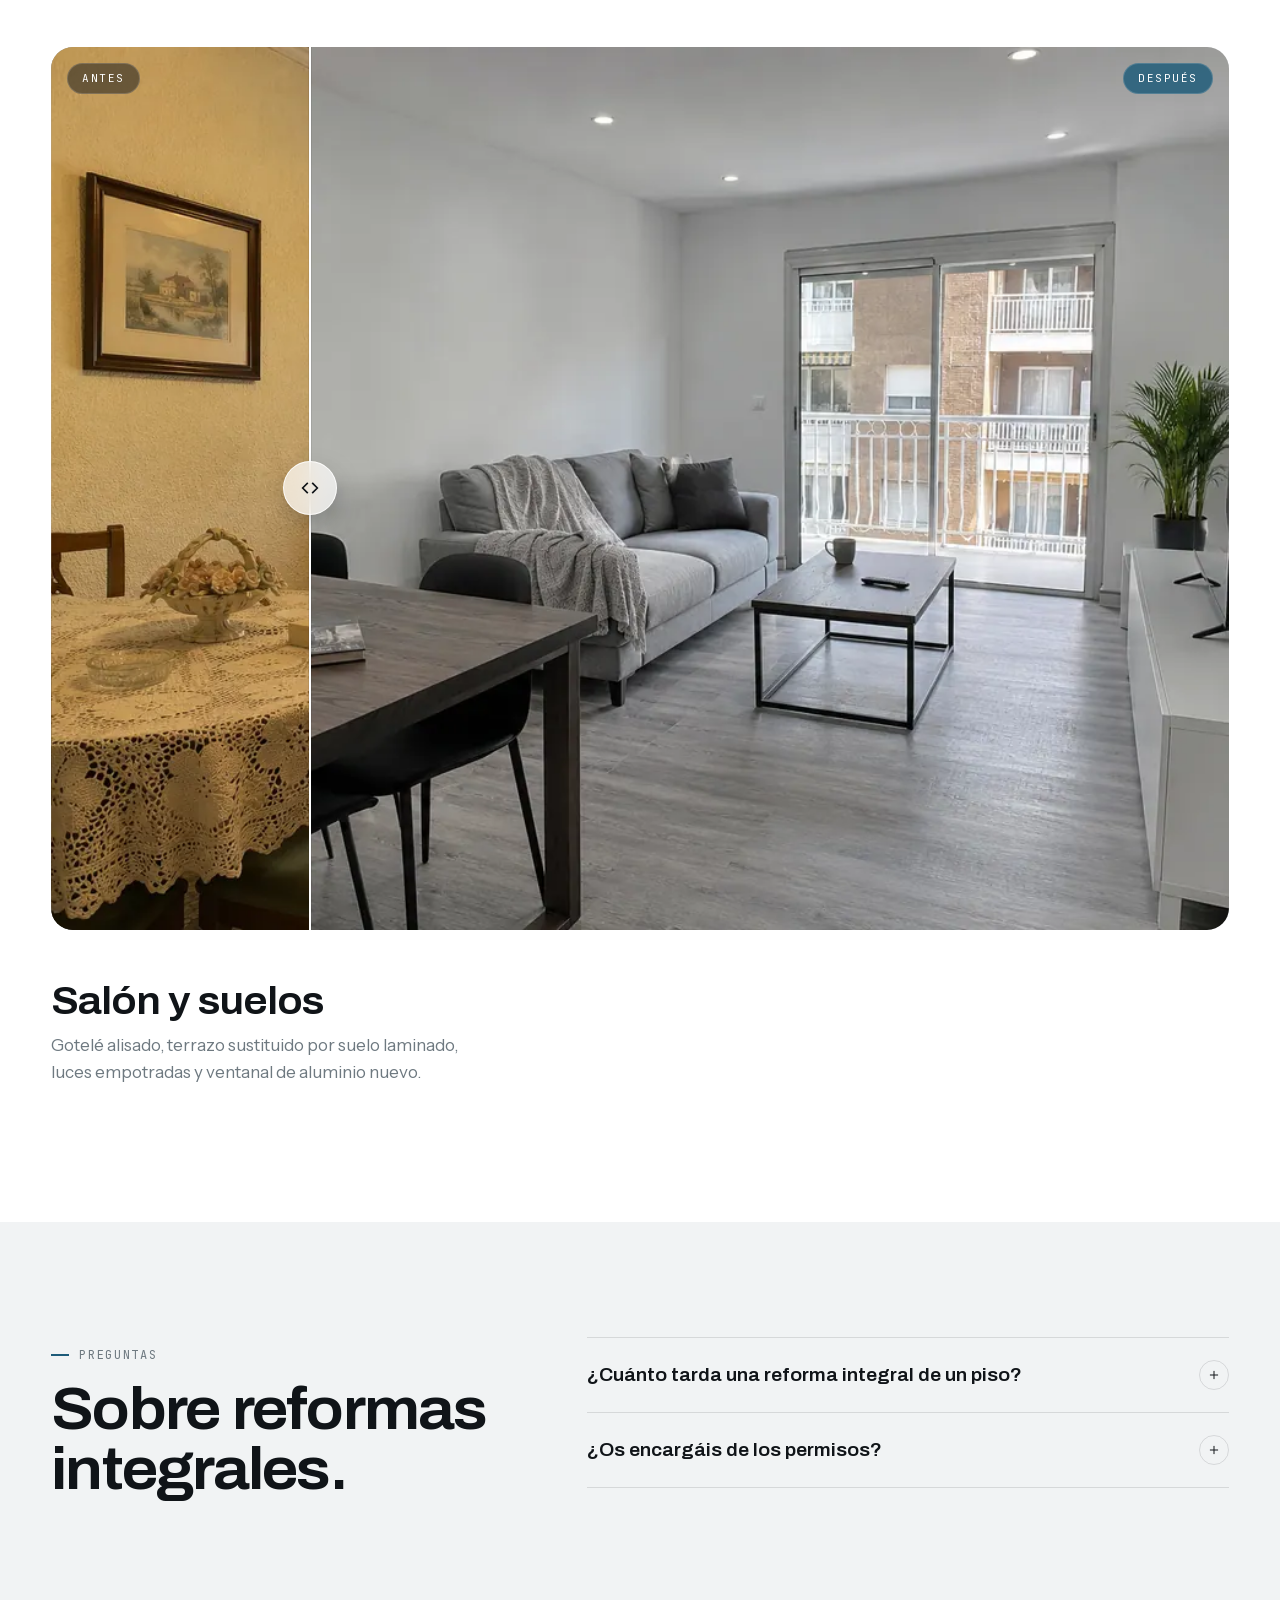
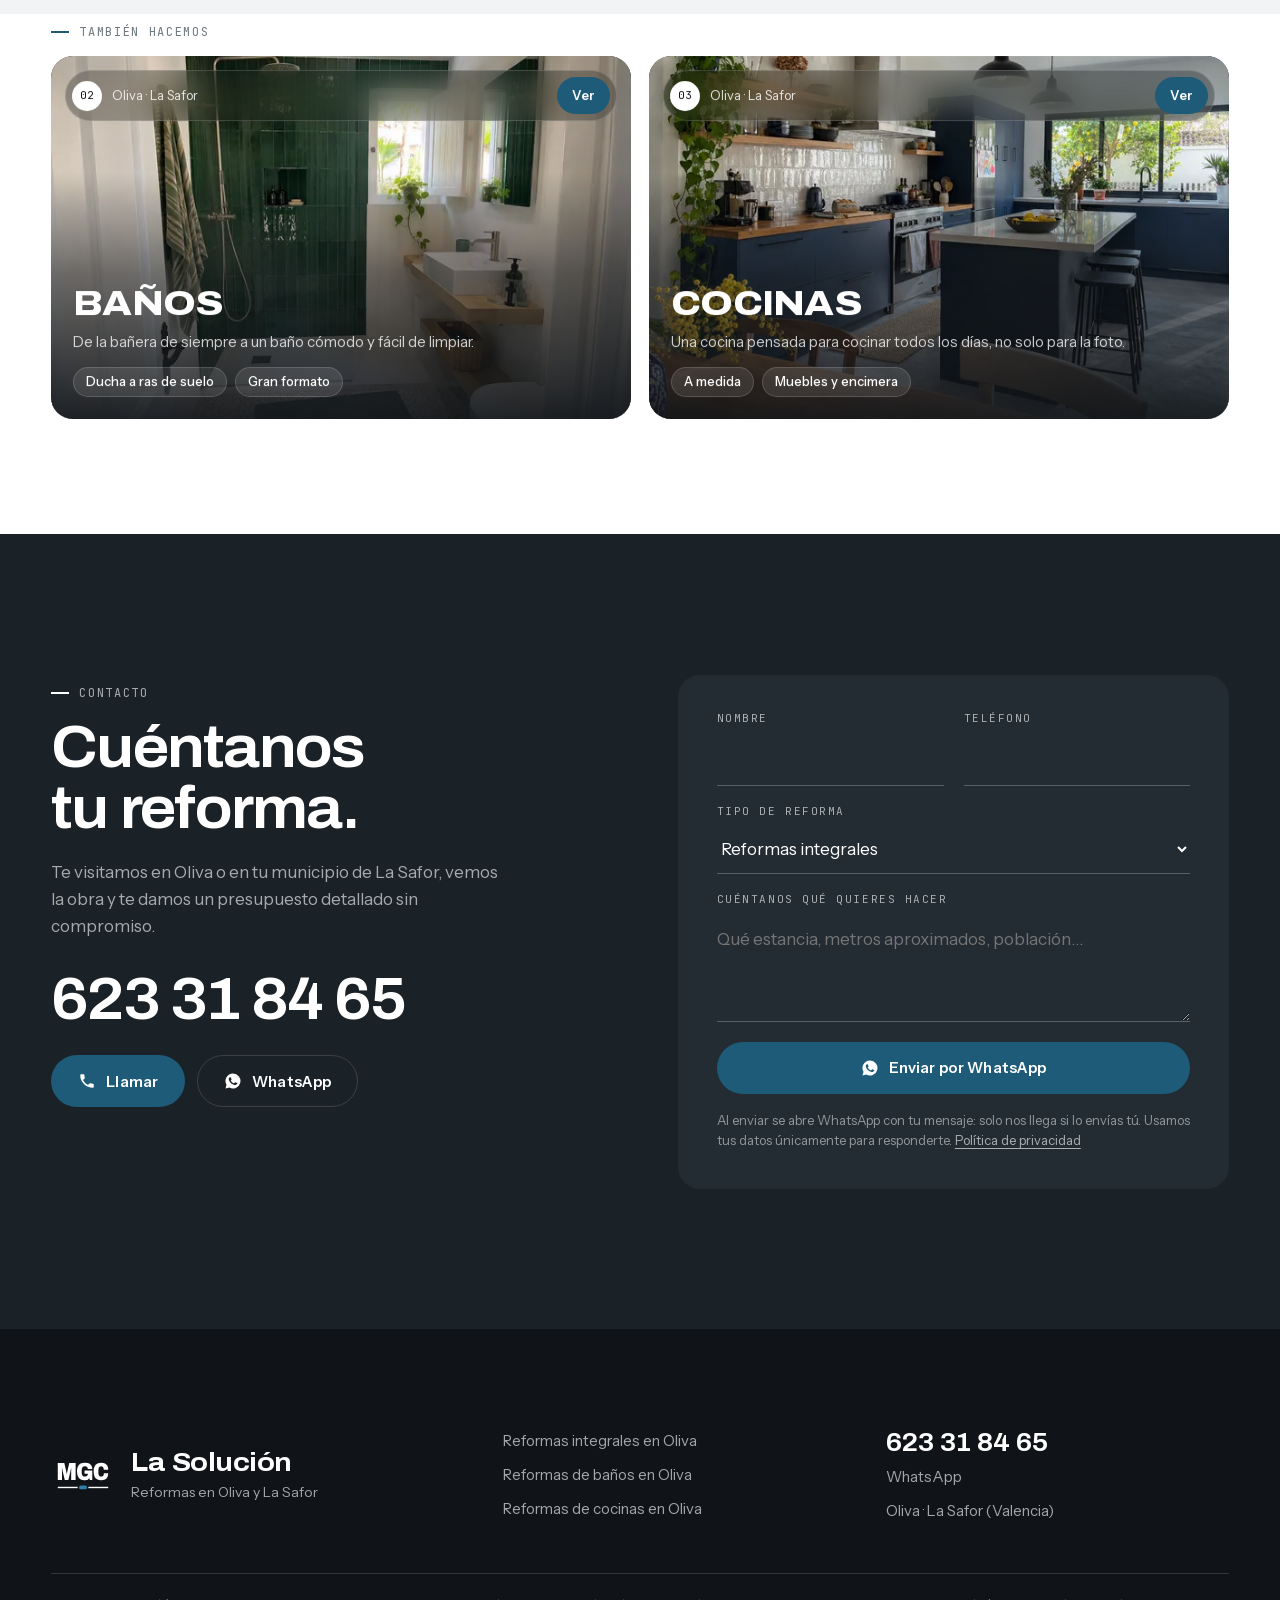
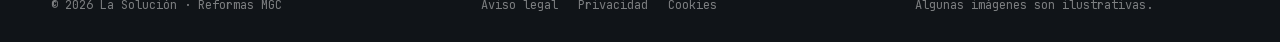
<file: reformas-integrales-oliva/index.html>
<!doctype html>
<html lang="es">
<head>
<meta charset="utf-8">
<meta name="viewport" content="width=device-width, initial-scale=1, viewport-fit=cover">
<title>Reformas integrales en Oliva | La Solución · Reformas MGC</title>
<meta name="description" content="Reformas integrales de pisos y casas en Oliva y La Safor: distribución, instalaciones, suelos, baños y cocinas con un único equipo. Presupuesto sin compromiso.">
<link rel="canonical" href="https://nocodya-hue.github.io/la-solucion-oliva/reformas-integrales-oliva/">
<meta name="theme-color" content="#101418">
<meta property="og:type" content="website"><meta property="og:locale" content="es_ES"><meta property="og:title" content="Reformas integrales en Oliva | La Solución · Reformas MGC"><meta property="og:description" content="Reformas integrales de pisos y casas en Oliva y La Safor: distribución, instalaciones, suelos, baños y cocinas con un único equipo. Presupuesto sin compromiso."><meta property="og:url" content="https://nocodya-hue.github.io/la-solucion-oliva/reformas-integrales-oliva/"><meta property="og:image" content="https://nocodya-hue.github.io/la-solucion-oliva/media/img/srv-integrales-1600.webp">
<link rel="icon" href="../favicon.svg" type="image/svg+xml">
<link rel="preload" as="font" href="../fonts/archivo-var.woff2" type="font/woff2" crossorigin>
<link rel="preload" as="image" imagesrcset="../media/img/srv-integrales-640.webp 640w, ../media/img/srv-integrales-1080.webp 1080w, ../media/img/srv-integrales-1600.webp 1600w, ../media/img/srv-integrales-2400.webp 2400w" imagesizes="100vw">
<script>document.documentElement.classList.add('js')</script>
<link rel="stylesheet" href="../css/main.css?v=mvzefzfu">
<script type="application/ld+json">{"@context":"https://schema.org","@type":"HomeAndConstructionBusiness","@id":"https://nocodya-hue.github.io/la-solucion-oliva/#negocio","name":"La Solución · Reformas MGC","alternateName":"La Solución","url":"https://nocodya-hue.github.io/la-solucion-oliva/","telephone":"+34623318465","image":"https://nocodya-hue.github.io/la-solucion-oliva/media/img/portada-1600.webp","logo":"https://nocodya-hue.github.io/la-solucion-oliva/favicon.svg","description":"Empresa de reformas en Oliva (Valencia): reformas integrales, baños y cocinas en Oliva y La Safor.","address":{"@type":"PostalAddress","addressLocality":"Oliva","postalCode":"46780","addressRegion":"Valencia","addressCountry":"ES"},"geo":{"@type":"GeoCoordinates","latitude":38.9197,"longitude":-0.1194},"areaServed":[{"@type":"City","name":"Oliva"},{"@type":"City","name":"Gandía"},{"@type":"City","name":"Piles"},{"@type":"City","name":"Miramar"},{"@type":"City","name":"Bellreguard"},{"@type":"City","name":"Daimús"},{"@type":"City","name":"Guardamar de la Safor"},{"@type":"City","name":"Palmera"},{"@type":"City","name":"L'Alqueria de la Comtessa"},{"@type":"City","name":"Potries"},{"@type":"City","name":"Villalonga"},{"@type":"City","name":"Pego"},{"@type":"City","name":"Dénia"}],"makesOffer":[{"@type":"Offer","itemOffered":{"@type":"Service","name":"Reformas integrales en Oliva","url":"https://nocodya-hue.github.io/la-solucion-oliva/reformas-integrales-oliva/"}},{"@type":"Offer","itemOffered":{"@type":"Service","name":"Reformas de baños en Oliva","url":"https://nocodya-hue.github.io/la-solucion-oliva/reformas-banos-oliva/"}},{"@type":"Offer","itemOffered":{"@type":"Service","name":"Reformas de cocinas en Oliva","url":"https://nocodya-hue.github.io/la-solucion-oliva/reformas-cocinas-oliva/"}}]}</script>
<script type="application/ld+json">{"@context":"https://schema.org","@type":"Service","serviceType":"Reformas integrales en Oliva","name":"Reformas integrales en Oliva","description":"Reformas integrales de pisos y casas en Oliva y La Safor: distribución, instalaciones, suelos, baños y cocinas con un único equipo. Presupuesto sin compromiso.","provider":{"@id":"https://nocodya-hue.github.io/la-solucion-oliva/#negocio"},"areaServed":[{"@type":"City","name":"Oliva"},{"@type":"City","name":"Gandía"},{"@type":"City","name":"Piles"},{"@type":"City","name":"Miramar"},{"@type":"City","name":"Bellreguard"},{"@type":"City","name":"Daimús"},{"@type":"City","name":"Guardamar de la Safor"},{"@type":"City","name":"Palmera"},{"@type":"City","name":"L'Alqueria de la Comtessa"},{"@type":"City","name":"Potries"},{"@type":"City","name":"Villalonga"},{"@type":"City","name":"Pego"},{"@type":"City","name":"Dénia"}],"url":"https://nocodya-hue.github.io/la-solucion-oliva/reformas-integrales-oliva/"}</script>
<script type="application/ld+json">{"@context":"https://schema.org","@type":"BreadcrumbList","itemListElement":[{"@type":"ListItem","position":1,"name":"Inicio","item":"https://nocodya-hue.github.io/la-solucion-oliva/"},{"@type":"ListItem","position":2,"name":"Reformas integrales","item":"https://nocodya-hue.github.io/la-solucion-oliva/reformas-integrales-oliva/"}]}</script>
<script type="application/ld+json">{"@context":"https://schema.org","@type":"FAQPage","mainEntity":[{"@type":"Question","name":"¿Cuánto tarda una reforma integral de un piso?","acceptedAnswer":{"@type":"Answer","text":"Depende de los metros y de lo que haya que cambiar. En la primera visita te damos un calendario por fases para que sepas cuándo empieza y cuándo termina cada parte."}},{"@type":"Question","name":"¿Os encargáis de los permisos?","acceptedAnswer":{"@type":"Answer","text":"Te indicamos qué licencia o comunicación previa pide el Ayuntamiento de Oliva para tu obra y te ayudamos a preparar la documentación."}}]}</script>
</head>
<body>
<a class="saltar" href="#contenido">Saltar al contenido</a>
<header class="cab" data-cab>
  <a class="cab__marca" href="../" aria-label="La Solución · Reformas, inicio"><span class="marca "><svg class="marca__mono" viewBox="0 0 120 120" role="img" aria-label="">
<rect width="120" height="120" rx="12" fill="#101418"/><g fill="#FFFFFF"><path d="M12.7 67.5V35.52H24.97L27.89 48.29Q28.07 49.03 28.34 50.34Q28.62 51.64 28.92 53.06Q29.22 54.48 29.45 55.64H29.84Q30.01 54.75 30.27 53.47Q30.53 52.19 30.81 50.82Q31.1 49.46 31.33 48.3L34.22 35.52H46.15V67.5H37.81V55.3Q37.81 53.32 37.86 51.39Q37.9 49.47 37.96 47.91Q38.01 46.34 38.01 45.52H37.63Q37.52 46.22 37.3 47.29Q37.07 48.37 36.83 49.45Q36.6 50.53 36.38 51.33L32.57 67.5H25.86L22.03 51.34Q21.86 50.59 21.61 49.55Q21.37 48.5 21.16 47.41Q20.96 46.32 20.79 45.54H20.42Q20.48 46.66 20.53 48.32Q20.58 49.99 20.61 51.81Q20.65 53.63 20.65 55.3V67.5Z"/><path d="M62.44 68.06Q55.68 68.06 52.19 63.95Q48.71 59.84 48.71 51.51Q48.71 45.92 50.44 42.25Q52.17 38.59 55.51 36.78Q58.85 34.96 63.64 34.96Q66.65 34.96 69.17 35.71Q71.69 36.46 73.54 37.95Q75.39 39.45 76.4 41.7Q77.41 43.96 77.41 46.97H69Q69 45.83 68.64 44.9Q68.28 43.96 67.59 43.29Q66.9 42.61 65.94 42.25Q64.98 41.89 63.76 41.89Q62.16 41.89 60.98 42.38Q59.8 42.87 59.06 43.84Q58.31 44.82 57.96 46.24Q57.61 47.67 57.61 49.56V53.47Q57.61 56.01 58.24 57.71Q58.88 59.42 60.24 60.27Q61.6 61.12 63.72 61.12Q65.37 61.12 66.57 60.51Q67.77 59.89 68.43 58.77Q69.1 57.65 69.1 56.2V55.93H62.86V49.83H77.4V67.5H72.73L72.01 64.34Q70.91 65.5 69.53 66.33Q68.14 67.17 66.4 67.61Q64.66 68.06 62.44 68.06Z"/><path d="M94.2 68.06Q89.44 68.06 86.28 66.25Q83.11 64.45 81.54 60.76Q79.97 57.08 79.97 51.49Q79.97 43.15 83.61 39.05Q87.24 34.94 94.33 34.94Q98.3 34.94 101.21 36.38Q104.12 37.82 105.71 40.8Q107.3 43.78 107.3 48.4H98.9Q98.9 46.34 98.39 44.88Q97.87 43.43 96.83 42.66Q95.78 41.89 94.15 41.89Q92.22 41.89 91.06 42.79Q89.89 43.69 89.38 45.4Q88.87 47.11 88.87 49.56V53.47Q88.87 55.93 89.4 57.64Q89.93 59.35 91.07 60.24Q92.22 61.12 94.1 61.12Q95.84 61.12 96.95 60.39Q98.06 59.66 98.6 58.24Q99.15 56.81 99.15 54.78H107.3Q107.3 59.29 105.74 62.23Q104.18 65.18 101.26 66.62Q98.33 68.06 94.2 68.06Z"/></g><rect x="12.7" y="80.2" width="37.20" height="2.6" fill="#FFFFFF"/><rect x="70.10" y="80.2" width="37.20" height="2.6" fill="#FFFFFF"/><rect x="52.5" y="78" width="15" height="7" rx="3.5" fill="#2F7FA6"/>
</svg><span class="marca__txt"><b>La Solución</b><small>Reformas · Oliva</small></span></span></a>
  <nav class="cab__nav" aria-label="Principal"><a href="../#servicios">Servicios</a><a href="../#antes-despues">Antes y después</a><a href="../#como-trabajamos">Cómo trabajamos</a><a href="../#zona">Zona</a><a href="../#contacto">Contacto</a></nav>
  <div class="cab__acc">
    <a class="cab__tel" href="tel:+34623318465"><svg viewBox="0 0 24 24" aria-hidden="true"><path d="M6.6 10.8a15 15 0 0 0 6.6 6.6l2.2-2.2c.3-.3.7-.4 1-.2 1.1.4 2.3.6 3.6.6.6 0 1 .4 1 1V20c0 .6-.4 1-1 1A17 17 0 0 1 3 4c0-.6.4-1 1-1h3.5c.6 0 1 .4 1 1 0 1.3.2 2.5.6 3.6.1.3 0 .7-.2 1z" fill="currentColor"/></svg><span>623 31 84 65</span></a>
    <a class="btn btn--azul btn--peq" href="../#contacto">Presupuesto</a>
    <button class="cab__menu" type="button" aria-expanded="false" aria-controls="menu" aria-label="Abrir menú" data-menu><span></span><span></span></button>
  </div>
</header>
<div class="menu" id="menu" data-menu-panel hidden>
  <nav aria-label="Menú"><a href="../#servicios">Servicios</a><a href="../#antes-despues">Antes y después</a><a href="../#como-trabajamos">Cómo trabajamos</a><a href="../#zona">Zona</a><a href="../#contacto">Contacto</a></nav>
  <a class="btn btn--azul" href="tel:+34623318465"><svg viewBox="0 0 24 24" aria-hidden="true"><path d="M6.6 10.8a15 15 0 0 0 6.6 6.6l2.2-2.2c.3-.3.7-.4 1-.2 1.1.4 2.3.6 3.6.6.6 0 1 .4 1 1V20c0 .6-.4 1-1 1A17 17 0 0 1 3 4c0-.6.4-1 1-1h3.5c.6 0 1 .4 1 1 0 1.3.2 2.5.6 3.6.1.3 0 .7-.2 1z" fill="currentColor"/></svg><span>Llamar al 623 31 84 65</span></a>
</div>
<main id="contenido">
<section class="srv-hero">
  <div class="srv-hero__img" data-hero-img><img src="../media/img/srv-integrales-1080.webp" srcset="../media/img/srv-integrales-640.webp 640w, ../media/img/srv-integrales-1080.webp 1080w, ../media/img/srv-integrales-1600.webp 1600w, ../media/img/srv-integrales-2400.webp 2400w" sizes="100vw" alt="Reformas integrales en Oliva" loading="eager" decoding="async" fetchpriority="high"></div>
  <div class="hero__velo" aria-hidden="true"></div>
  <div class="env srv-hero__cont hero__cont">
    <div>
      <nav class="migas" aria-label="Migas de pan"><a href="../">Inicio</a><span>/</span><span>Reformas integrales</span></nav>
      <h1 class="hero__tit hero__tit--medio" data-split>Reformas integrales en Oliva</h1>
      <p class="hero__entrada">Toda la vivienda de una vez, con un solo equipo y una sola persona al frente.</p>
      <div class="hero__cta"><a class="btn btn--azul" href="#contacto"><span>Pedir presupuesto</span><svg viewBox="0 0 24 24" aria-hidden="true"><path d="M5 12h14M13 6l6 6-6 6" fill="none" stroke="currentColor" stroke-width="1.7" stroke-linecap="square"/></svg></a><a class="btn btn--claro" href="tel:+34623318465"><svg viewBox="0 0 24 24" aria-hidden="true"><path d="M6.6 10.8a15 15 0 0 0 6.6 6.6l2.2-2.2c.3-.3.7-.4 1-.2 1.1.4 2.3.6 3.6.6.6 0 1 .4 1 1V20c0 .6-.4 1-1 1A17 17 0 0 1 3 4c0-.6.4-1 1-1h3.5c.6 0 1 .4 1 1 0 1.3.2 2.5.6 3.6.1.3 0 .7-.2 1z" fill="currentColor"/></svg><span>623 31 84 65</span></a></div>
    </div>
    <aside class="ficha vidrio" aria-label="La Solución en resumen">
    <div class="ficha__cab"><svg class="ficha__mono" viewBox="0 0 120 120" role="img" aria-label="">
<rect width="120" height="120" rx="12" fill="#101418"/><g fill="#FFFFFF"><path d="M12.7 67.5V35.52H24.97L27.89 48.29Q28.07 49.03 28.34 50.34Q28.62 51.64 28.92 53.06Q29.22 54.48 29.45 55.64H29.84Q30.01 54.75 30.27 53.47Q30.53 52.19 30.81 50.82Q31.1 49.46 31.33 48.3L34.22 35.52H46.15V67.5H37.81V55.3Q37.81 53.32 37.86 51.39Q37.9 49.47 37.96 47.91Q38.01 46.34 38.01 45.52H37.63Q37.52 46.22 37.3 47.29Q37.07 48.37 36.83 49.45Q36.6 50.53 36.38 51.33L32.57 67.5H25.86L22.03 51.34Q21.86 50.59 21.61 49.55Q21.37 48.5 21.16 47.41Q20.96 46.32 20.79 45.54H20.42Q20.48 46.66 20.53 48.32Q20.58 49.99 20.61 51.81Q20.65 53.63 20.65 55.3V67.5Z"/><path d="M62.44 68.06Q55.68 68.06 52.19 63.95Q48.71 59.84 48.71 51.51Q48.71 45.92 50.44 42.25Q52.17 38.59 55.51 36.78Q58.85 34.96 63.64 34.96Q66.65 34.96 69.17 35.71Q71.69 36.46 73.54 37.95Q75.39 39.45 76.4 41.7Q77.41 43.96 77.41 46.97H69Q69 45.83 68.64 44.9Q68.28 43.96 67.59 43.29Q66.9 42.61 65.94 42.25Q64.98 41.89 63.76 41.89Q62.16 41.89 60.98 42.38Q59.8 42.87 59.06 43.84Q58.31 44.82 57.96 46.24Q57.61 47.67 57.61 49.56V53.47Q57.61 56.01 58.24 57.71Q58.88 59.42 60.24 60.27Q61.6 61.12 63.72 61.12Q65.37 61.12 66.57 60.51Q67.77 59.89 68.43 58.77Q69.1 57.65 69.1 56.2V55.93H62.86V49.83H77.4V67.5H72.73L72.01 64.34Q70.91 65.5 69.53 66.33Q68.14 67.17 66.4 67.61Q64.66 68.06 62.44 68.06Z"/><path d="M94.2 68.06Q89.44 68.06 86.28 66.25Q83.11 64.45 81.54 60.76Q79.97 57.08 79.97 51.49Q79.97 43.15 83.61 39.05Q87.24 34.94 94.33 34.94Q98.3 34.94 101.21 36.38Q104.12 37.82 105.71 40.8Q107.3 43.78 107.3 48.4H98.9Q98.9 46.34 98.39 44.88Q97.87 43.43 96.83 42.66Q95.78 41.89 94.15 41.89Q92.22 41.89 91.06 42.79Q89.89 43.69 89.38 45.4Q88.87 47.11 88.87 49.56V53.47Q88.87 55.93 89.4 57.64Q89.93 59.35 91.07 60.24Q92.22 61.12 94.1 61.12Q95.84 61.12 96.95 60.39Q98.06 59.66 98.6 58.24Q99.15 56.81 99.15 54.78H107.3Q107.3 59.29 105.74 62.23Q104.18 65.18 101.26 66.62Q98.33 68.06 94.2 68.06Z"/></g><rect x="12.7" y="80.2" width="37.20" height="2.6" fill="#FFFFFF"/><rect x="70.10" y="80.2" width="37.20" height="2.6" fill="#FFFFFF"/><rect x="52.5" y="78" width="15" height="7" rx="3.5" fill="#2F7FA6"/>
</svg><div><b>La Solución</b><span>Reformas MGC · Oliva</span></div></div>
    <p class="ficha__txt">Visita y presupuesto detallado sin compromiso en Oliva y La Safor.</p>
    <dl class="ficha__datos"><div><dt>Servicios</dt><dd>3</dd></div><div><dt>Municipios</dt><dd>13</dd></div><div><dt>Interlocutor</dt><dd>1</dd></div></dl>
    <div class="chips chips--claro"><a class="chip" href="../reformas-integrales-oliva/" aria-current="page">Reformas integrales</a><a class="chip" href="../reformas-banos-oliva/">Baños</a><a class="chip" href="../reformas-cocinas-oliva/">Cocinas</a></div>
    <div class="ficha__acc"><a class="redondo" href="tel:+34623318465" aria-label="Llamar al 623 31 84 65"><svg viewBox="0 0 24 24" aria-hidden="true"><path d="M6.6 10.8a15 15 0 0 0 6.6 6.6l2.2-2.2c.3-.3.7-.4 1-.2 1.1.4 2.3.6 3.6.6.6 0 1 .4 1 1V20c0 .6-.4 1-1 1A17 17 0 0 1 3 4c0-.6.4-1 1-1h3.5c.6 0 1 .4 1 1 0 1.3.2 2.5.6 3.6.1.3 0 .7-.2 1z" fill="currentColor"/></svg></a><a class="redondo" href="https://wa.me/34623318465?text=Hola%2C%20quiero%20pedir%20presupuesto%20para%20una%20reforma." target="_blank" rel="noopener" aria-label="Escribir por WhatsApp"><svg viewBox="0 0 24 24" aria-hidden="true"><path d="M12 2a10 10 0 0 0-8.6 15.1L2 22l5-1.3A10 10 0 1 0 12 2zm5.3 14.1c-.2.6-1.3 1.2-1.8 1.2-.5.1-1 .2-3.3-.7-2.8-1.1-4.5-3.9-4.7-4.1-.1-.2-1.1-1.5-1.1-2.8s.7-2 1-2.3c.2-.3.5-.3.7-.3h.5c.2 0 .4 0 .6.5l.8 2c.1.2.1.4 0 .5l-.3.5-.4.4c-.1.1-.3.3-.1.6.2.3.8 1.3 1.6 2.1 1.1 1 2 1.3 2.3 1.4.3.1.5.1.6-.1l.9-1.1c.2-.3.4-.2.7-.1l1.9.9c.3.1.5.2.5.3.1.2.1.7-.1 1.2z" fill="currentColor"/></svg></a><a class="btn btn--claro btn--peq" href="#contacto"><span>Pedir presupuesto</span><svg viewBox="0 0 24 24" aria-hidden="true"><path d="M5 12h14M13 6l6 6-6 6" fill="none" stroke="currentColor" stroke-width="1.7" stroke-linecap="square"/></svg></a></div>
  </aside>
  </div>
</section>
<section class="srv-detalle">
  <div class="env srv-detalle__grid">
    <div><p class="etq">Qué incluye</p><h2 class="tit" data-split>Reformas integrales en Oliva, de principio a fin.</h2><p class="srv-detalle__txt">Cuando la casa necesita algo más que un lavado de cara, la reformamos entera: tiramos lo que sobra, renovamos la instalación eléctrica y la fontanería, cambiamos suelos y carpinterías, y dejamos baños y cocina listos para usar. Tú hablas siempre con la misma persona y sabes en qué punto está la obra.</p></div>
    <ul class="lista-ok lista-ok--grande"><li><svg viewBox="0 0 24 24" aria-hidden="true"><path d="M5 12.5l4.5 4.5L19 7.5" fill="none" stroke="currentColor" stroke-width="1.8" stroke-linecap="square"/></svg>Derribos y nueva distribución</li><li><svg viewBox="0 0 24 24" aria-hidden="true"><path d="M5 12.5l4.5 4.5L19 7.5" fill="none" stroke="currentColor" stroke-width="1.8" stroke-linecap="square"/></svg>Electricidad y fontanería nuevas</li><li><svg viewBox="0 0 24 24" aria-hidden="true"><path d="M5 12.5l4.5 4.5L19 7.5" fill="none" stroke="currentColor" stroke-width="1.8" stroke-linecap="square"/></svg>Suelos, alicatados y falsos techos</li><li><svg viewBox="0 0 24 24" aria-hidden="true"><path d="M5 12.5l4.5 4.5L19 7.5" fill="none" stroke="currentColor" stroke-width="1.8" stroke-linecap="square"/></svg>Baños y cocina completos</li><li><svg viewBox="0 0 24 24" aria-hidden="true"><path d="M5 12.5l4.5 4.5L19 7.5" fill="none" stroke="currentColor" stroke-width="1.8" stroke-linecap="square"/></svg>Carpintería interior y pintura</li><li><svg viewBox="0 0 24 24" aria-hidden="true"><path d="M5 12.5l4.5 4.5L19 7.5" fill="none" stroke="currentColor" stroke-width="1.8" stroke-linecap="square"/></svg>Limpieza final de obra</li></ul>
  </div>
</section>
<section class="antes antes--uno"><div class="env"><div class="cab-sec"><p class="etq">Antes y después</p><h2 class="tit" data-split>Así cambia.</h2></div><figure class="comp" data-comp>
  <div class="comp__marco" style="--pos:50%">
    <img src="../media/img/salon-despues-1080.webp" srcset="../media/img/salon-despues-640.webp 640w, ../media/img/salon-despues-1080.webp 1080w, ../media/img/salon-despues-1600.webp 1600w, ../media/img/salon-despues-2400.webp 2400w" sizes="(max-width: 900px) 100vw, 60vw" alt="Salón y suelos después de la reforma" loading="lazy" decoding="async" class="comp__img">
    <div class="comp__antes"><img src="../media/img/salon-antes-1080.webp" srcset="../media/img/salon-antes-640.webp 640w, ../media/img/salon-antes-1080.webp 1080w, ../media/img/salon-antes-1600.webp 1600w, ../media/img/salon-antes-2400.webp 2400w" sizes="(max-width: 900px) 100vw, 60vw" alt="Salón y suelos antes de la reforma" loading="lazy" decoding="async" class="comp__img"></div>
    <span class="comp__etq comp__etq--antes">Antes</span><span class="comp__etq comp__etq--despues">Después</span>
    <span class="comp__linea" aria-hidden="true"><span class="comp__tirador"><svg viewBox="0 0 24 24" aria-hidden="true"><path d="M9 7l-5 5 5 5M15 7l5 5-5 5" fill="none" stroke="currentColor" stroke-width="1.8" stroke-linecap="square"/></svg></span></span>
    <input class="comp__rango" type="range" min="0" max="100" value="50" aria-label="Comparar salón y suelos antes y después">
  </div>
  <figcaption><b>Salón y suelos</b><span>Gotelé alisado, terrazo sustituido por suelo laminado, luces empotradas y ventanal de aluminio nuevo.</span></figcaption>
</figure></div></section>
<section class="faq">
  <div class="env faq__grid"><div><p class="etq">Preguntas</p><h2 class="tit" data-split>Sobre reformas integrales.</h2></div><div class="faq__lista"><details><summary>¿Cuánto tarda una reforma integral de un piso?<span><svg viewBox="0 0 24 24" aria-hidden="true"><path d="M12 5v14M5 12h14" fill="none" stroke="currentColor" stroke-width="1.7"/></svg></span></summary><p>Depende de los metros y de lo que haya que cambiar. En la primera visita te damos un calendario por fases para que sepas cuándo empieza y cuándo termina cada parte.</p></details><details><summary>¿Os encargáis de los permisos?<span><svg viewBox="0 0 24 24" aria-hidden="true"><path d="M12 5v14M5 12h14" fill="none" stroke="currentColor" stroke-width="1.7"/></svg></span></summary><p>Te indicamos qué licencia o comunicación previa pide el Ayuntamiento de Oliva para tu obra y te ayudamos a preparar la documentación.</p></details></div></div>
</section>
<section class="otros"><div class="env"><p class="etq">También hacemos</p><div class="carrusel" data-carrusel>
    <div class="otros__lista" data-carrusel-pista><a class="srv" href="../reformas-banos-oliva/" data-revela>
      <span class="srv__img"><img src="../media/img/srv-banos-1080.webp" srcset="../media/img/srv-banos-640.webp 640w, ../media/img/srv-banos-1080.webp 1080w, ../media/img/srv-banos-1600.webp 1600w, ../media/img/srv-banos-2400.webp 2400w" sizes="(max-width: 900px) 80vw, 50vw" alt="Reformas de baños en Oliva" loading="lazy" decoding="async" class="srv__foto"></span>
      <span class="srv__barra vidrio"><i>02</i><span>Oliva · La Safor</span><em>Ver</em></span>
      <span class="srv__txt"><b>Baños</b><span class="srv__baj">De la bañera de siempre a un baño cómodo y fácil de limpiar.</span><span class="chips chips--claro"><span class="chip">Ducha a ras de suelo</span><span class="chip">Gran formato</span></span></span>
    </a><a class="srv" href="../reformas-cocinas-oliva/" data-revela>
      <span class="srv__img"><img src="../media/img/srv-cocinas-1080.webp" srcset="../media/img/srv-cocinas-640.webp 640w, ../media/img/srv-cocinas-1080.webp 1080w, ../media/img/srv-cocinas-1600.webp 1600w, ../media/img/srv-cocinas-2400.webp 2400w" sizes="(max-width: 900px) 80vw, 50vw" alt="Reformas de cocinas en Oliva" loading="lazy" decoding="async" class="srv__foto"></span>
      <span class="srv__barra vidrio"><i>03</i><span>Oliva · La Safor</span><em>Ver</em></span>
      <span class="srv__txt"><b>Cocinas</b><span class="srv__baj">Una cocina pensada para cocinar todos los días, no solo para la foto.</span><span class="chips chips--claro"><span class="chip">A medida</span><span class="chip">Muebles y encimera</span></span></span>
    </a></div>
    <div class="carrusel__flechas"><button class="redondo redondo--linea" type="button" data-prev aria-label="Anterior"><svg viewBox="0 0 24 24" aria-hidden="true"><path d="M19 12H5M11 6l-6 6 6 6" fill="none" stroke="currentColor" stroke-width="1.7" stroke-linecap="square"/></svg></button><button class="redondo redondo--linea" type="button" data-next aria-label="Siguiente"><svg viewBox="0 0 24 24" aria-hidden="true"><path d="M5 12h14M13 6l6 6-6 6" fill="none" stroke="currentColor" stroke-width="1.7" stroke-linecap="square"/></svg></button></div>
  </div></div></section>
<section class="contacto" id="contacto">
  <div class="env contacto__grid">
    <div>
      <p class="etq">Contacto</p>
      <h2 class="tit" data-split>Cuéntanos tu reforma.</h2>
      <p class="contacto__txt">Te visitamos en Oliva o en tu municipio de La Safor, vemos la obra y te damos un presupuesto detallado sin compromiso.</p>
      <a class="contacto__tel" href="tel:+34623318465">623 31 84 65</a>
      <div class="contacto__botones"><a class="btn btn--azul" href="tel:+34623318465"><svg viewBox="0 0 24 24" aria-hidden="true"><path d="M6.6 10.8a15 15 0 0 0 6.6 6.6l2.2-2.2c.3-.3.7-.4 1-.2 1.1.4 2.3.6 3.6.6.6 0 1 .4 1 1V20c0 .6-.4 1-1 1A17 17 0 0 1 3 4c0-.6.4-1 1-1h3.5c.6 0 1 .4 1 1 0 1.3.2 2.5.6 3.6.1.3 0 .7-.2 1z" fill="currentColor"/></svg><span>Llamar</span></a><a class="btn btn--linea" href="https://wa.me/34623318465?text=Hola%2C%20quiero%20pedir%20presupuesto%20para%20una%20reforma." target="_blank" rel="noopener"><svg viewBox="0 0 24 24" aria-hidden="true"><path d="M12 2a10 10 0 0 0-8.6 15.1L2 22l5-1.3A10 10 0 1 0 12 2zm5.3 14.1c-.2.6-1.3 1.2-1.8 1.2-.5.1-1 .2-3.3-.7-2.8-1.1-4.5-3.9-4.7-4.1-.1-.2-1.1-1.5-1.1-2.8s.7-2 1-2.3c.2-.3.5-.3.7-.3h.5c.2 0 .4 0 .6.5l.8 2c.1.2.1.4 0 .5l-.3.5-.4.4c-.1.1-.3.3-.1.6.2.3.8 1.3 1.6 2.1 1.1 1 2 1.3 2.3 1.4.3.1.5.1.6-.1l.9-1.1c.2-.3.4-.2.7-.1l1.9.9c.3.1.5.2.5.3.1.2.1.7-.1 1.2z" fill="currentColor"/></svg><span>WhatsApp</span></a></div>
    </div>
    <form class="form" data-whatsapp="34623318465" novalidate>
  <div class="form__fila"><label><span>Nombre</span><input name="nombre" autocomplete="name" required></label><label><span>Teléfono</span><input name="telefono" type="tel" autocomplete="tel"></label></div>
  <label><span>Tipo de reforma</span><select name="tipo"><option>Reformas integrales</option><option>Baños</option><option>Cocinas</option><option>Otra reforma</option></select></label>
  <label><span>Cuéntanos qué quieres hacer</span><textarea name="mensaje" rows="3" placeholder="Qué estancia, metros aproximados, población…"></textarea></label>
  <button class="btn btn--azul btn--ancho" type="submit"><svg viewBox="0 0 24 24" aria-hidden="true"><path d="M12 2a10 10 0 0 0-8.6 15.1L2 22l5-1.3A10 10 0 1 0 12 2zm5.3 14.1c-.2.6-1.3 1.2-1.8 1.2-.5.1-1 .2-3.3-.7-2.8-1.1-4.5-3.9-4.7-4.1-.1-.2-1.1-1.5-1.1-2.8s.7-2 1-2.3c.2-.3.5-.3.7-.3h.5c.2 0 .4 0 .6.5l.8 2c.1.2.1.4 0 .5l-.3.5-.4.4c-.1.1-.3.3-.1.6.2.3.8 1.3 1.6 2.1 1.1 1 2 1.3 2.3 1.4.3.1.5.1.6-.1l.9-1.1c.2-.3.4-.2.7-.1l1.9.9c.3.1.5.2.5.3.1.2.1.7-.1 1.2z" fill="currentColor"/></svg><span>Enviar por WhatsApp</span></button>
  <p class="form__nota">Al enviar se abre WhatsApp con tu mensaje: solo nos llega si lo envías tú. Usamos tus datos únicamente para responderte. <a href="../legal/#privacidad">Política de privacidad</a></p>
</form>
  </div>
</section>
</main>
<footer class="pie">
  <div class="env pie__arriba">
    <div class="pie__marca"><svg class="pie__mono" viewBox="0 0 120 120" role="img" aria-label="MGC">
<rect width="120" height="120" rx="12" fill="#101418"/><g fill="#FFFFFF"><path d="M12.7 67.5V35.52H24.97L27.89 48.29Q28.07 49.03 28.34 50.34Q28.62 51.64 28.92 53.06Q29.22 54.48 29.45 55.64H29.84Q30.01 54.75 30.27 53.47Q30.53 52.19 30.81 50.82Q31.1 49.46 31.33 48.3L34.22 35.52H46.15V67.5H37.81V55.3Q37.81 53.32 37.86 51.39Q37.9 49.47 37.96 47.91Q38.01 46.34 38.01 45.52H37.63Q37.52 46.22 37.3 47.29Q37.07 48.37 36.83 49.45Q36.6 50.53 36.38 51.33L32.57 67.5H25.86L22.03 51.34Q21.86 50.59 21.61 49.55Q21.37 48.5 21.16 47.41Q20.96 46.32 20.79 45.54H20.42Q20.48 46.66 20.53 48.32Q20.58 49.99 20.61 51.81Q20.65 53.63 20.65 55.3V67.5Z"/><path d="M62.44 68.06Q55.68 68.06 52.19 63.95Q48.71 59.84 48.71 51.51Q48.71 45.92 50.44 42.25Q52.17 38.59 55.51 36.78Q58.85 34.96 63.64 34.96Q66.65 34.96 69.17 35.71Q71.69 36.46 73.54 37.95Q75.39 39.45 76.4 41.7Q77.41 43.96 77.41 46.97H69Q69 45.83 68.64 44.9Q68.28 43.96 67.59 43.29Q66.9 42.61 65.94 42.25Q64.98 41.89 63.76 41.89Q62.16 41.89 60.98 42.38Q59.8 42.87 59.06 43.84Q58.31 44.82 57.96 46.24Q57.61 47.67 57.61 49.56V53.47Q57.61 56.01 58.24 57.71Q58.88 59.42 60.24 60.27Q61.6 61.12 63.72 61.12Q65.37 61.12 66.57 60.51Q67.77 59.89 68.43 58.77Q69.1 57.65 69.1 56.2V55.93H62.86V49.83H77.4V67.5H72.73L72.01 64.34Q70.91 65.5 69.53 66.33Q68.14 67.17 66.4 67.61Q64.66 68.06 62.44 68.06Z"/><path d="M94.2 68.06Q89.44 68.06 86.28 66.25Q83.11 64.45 81.54 60.76Q79.97 57.08 79.97 51.49Q79.97 43.15 83.61 39.05Q87.24 34.94 94.33 34.94Q98.3 34.94 101.21 36.38Q104.12 37.82 105.71 40.8Q107.3 43.78 107.3 48.4H98.9Q98.9 46.34 98.39 44.88Q97.87 43.43 96.83 42.66Q95.78 41.89 94.15 41.89Q92.22 41.89 91.06 42.79Q89.89 43.69 89.38 45.4Q88.87 47.11 88.87 49.56V53.47Q88.87 55.93 89.4 57.64Q89.93 59.35 91.07 60.24Q92.22 61.12 94.1 61.12Q95.84 61.12 96.95 60.39Q98.06 59.66 98.6 58.24Q99.15 56.81 99.15 54.78H107.3Q107.3 59.29 105.74 62.23Q104.18 65.18 101.26 66.62Q98.33 68.06 94.2 68.06Z"/></g><rect x="12.7" y="80.2" width="37.20" height="2.6" fill="#FFFFFF"/><rect x="70.10" y="80.2" width="37.20" height="2.6" fill="#FFFFFF"/><rect x="52.5" y="78" width="15" height="7" rx="3.5" fill="#2F7FA6"/>
</svg><div><b>La Solución</b><span>Reformas en Oliva y La Safor</span></div></div>
    <nav class="pie__nav" aria-label="Servicios"><a href="../reformas-integrales-oliva/">Reformas integrales en Oliva</a><a href="../reformas-banos-oliva/">Reformas de baños en Oliva</a><a href="../reformas-cocinas-oliva/">Reformas de cocinas en Oliva</a></nav>
    <div class="pie__datos"><a href="tel:+34623318465">623 31 84 65</a><a href="https://wa.me/34623318465?text=Hola%2C%20quiero%20pedir%20presupuesto%20para%20una%20reforma." target="_blank" rel="noopener">WhatsApp</a><span>Oliva · La Safor (Valencia)</span></div>
  </div>
  <div class="env pie__legal"><span>© 2026 La Solución · Reformas MGC</span><nav aria-label="Legal"><a href="../legal/#aviso-legal">Aviso legal</a><a href="../legal/#privacidad">Privacidad</a><a href="../legal/#cookies">Cookies</a></nav><span>Algunas imágenes son ilustrativas.</span></div>
</footer>
<nav class="barra-movil vidrio" aria-label="Contacto rápido"><a class="barra-movil__ico" href="tel:+34623318465"><svg viewBox="0 0 24 24" aria-hidden="true"><path d="M6.6 10.8a15 15 0 0 0 6.6 6.6l2.2-2.2c.3-.3.7-.4 1-.2 1.1.4 2.3.6 3.6.6.6 0 1 .4 1 1V20c0 .6-.4 1-1 1A17 17 0 0 1 3 4c0-.6.4-1 1-1h3.5c.6 0 1 .4 1 1 0 1.3.2 2.5.6 3.6.1.3 0 .7-.2 1z" fill="currentColor"/></svg><span>Llamar</span></a><a class="barra-movil__ico" href="https://wa.me/34623318465?text=Hola%2C%20quiero%20pedir%20presupuesto%20para%20una%20reforma." target="_blank" rel="noopener"><svg viewBox="0 0 24 24" aria-hidden="true"><path d="M12 2a10 10 0 0 0-8.6 15.1L2 22l5-1.3A10 10 0 1 0 12 2zm5.3 14.1c-.2.6-1.3 1.2-1.8 1.2-.5.1-1 .2-3.3-.7-2.8-1.1-4.5-3.9-4.7-4.1-.1-.2-1.1-1.5-1.1-2.8s.7-2 1-2.3c.2-.3.5-.3.7-.3h.5c.2 0 .4 0 .6.5l.8 2c.1.2.1.4 0 .5l-.3.5-.4.4c-.1.1-.3.3-.1.6.2.3.8 1.3 1.6 2.1 1.1 1 2 1.3 2.3 1.4.3.1.5.1.6-.1l.9-1.1c.2-.3.4-.2.7-.1l1.9.9c.3.1.5.2.5.3.1.2.1.7-.1 1.2z" fill="currentColor"/></svg><span>WhatsApp</span></a><a class="barra-movil__cta" href="../#contacto"><span>Presupuesto</span><svg viewBox="0 0 24 24" aria-hidden="true"><path d="M5 12h14M13 6l6 6-6 6" fill="none" stroke="currentColor" stroke-width="1.7" stroke-linecap="square"/></svg></a></nav>
<script src="../vendor/gsap.min.js" defer></script>
<script src="../vendor/ScrollTrigger.min.js" defer></script>
<script src="../vendor/SplitText.min.js" defer></script>
<script src="../vendor/lenis.min.js" defer></script>
<script src="../js/main.js?v=mvzefzfu" defer></script>
</body>
</html>
</file>
<file: css/main.css>
/* fuentes autoalojadas: Archivo variable (titulares), Instrument Sans (texto), JetBrains Mono (etiquetas) */
@font-face { font-family: 'Archivo'; font-style: normal; font-weight: 100 900; font-stretch: 62% 125%; font-display: swap; src: url(../fonts/archivo-var.woff2) format('woff2'); }
@font-face { font-family: 'Instrument Sans'; font-style: normal; font-weight: 400 700; font-display: swap; src: url(../fonts/instrument-sans-normal-400-700.woff2) format('woff2'); }
@font-face { font-family: 'JetBrains Mono'; font-style: normal; font-weight: 400; font-display: swap; src: url(../fonts/jetbrains-mono-normal-400.woff2) format('woff2'); }

/* La Solución · Reformas (Oliva): sobria, sin beis. Grafito, blanco y gris frío con un único acento azul petróleo (el de la burbuja del logo). */
:root {
  --tinta: #101418; --pizarra: #1A2127; --pizarra-2: #232C33;
  --blanco: #FFFFFF; --niebla: #F1F3F4; --niebla-2: #E4E8EA;
  --acero: #6E7980; --acero-c: rgba(255, 255, 255, .62);
  --azul: #1D5B79; --azul-2: #164A63; --azul-c: #E3EDF2;
  --linea: rgba(16, 20, 24, .12); --linea-c: rgba(255, 255, 255, .14);
  --tit: 'Archivo', 'Helvetica Neue', Arial, sans-serif; --txt: 'Instrument Sans', system-ui, sans-serif; --mono: 'JetBrains Mono', ui-monospace, Menlo, monospace;
  --gut: clamp(20px, 4vw, 64px); --env: min(1320px, 100% - 2 * var(--gut));
  --cab: 76px; --r: 6px; --r-g: 22px; --suave: cubic-bezier(.16, 1, .3, 1);
  --vidrio-o: rgba(16, 20, 24, .42); --vidrio-c: rgba(255, 255, 255, .74); --borde-vidrio: rgba(255, 255, 255, .16);
}
/* cristal esmerilado (cabecera, ficha, barras de las tarjetas y barra móvil) */
.vidrio { -webkit-backdrop-filter: blur(18px) saturate(1.5); backdrop-filter: blur(18px) saturate(1.5); }
*, *::before, *::after { box-sizing: border-box; }
html { -webkit-text-size-adjust: 100%; scroll-padding-top: calc(var(--cab) + 12px); }
html.lenis, html.lenis body { height: auto; }
body { margin: 0; background: var(--blanco); color: var(--tinta); font: 400 17px/1.6 var(--txt); -webkit-font-smoothing: antialiased; text-rendering: optimizeLegibility; }
img, svg { display: block; max-width: 100%; }
a { color: inherit; text-decoration: none; }
button, input, select, textarea { font: inherit; color: inherit; }
:focus-visible { outline: 2px solid var(--azul); outline-offset: 3px; }
.saltar { position: absolute; left: 12px; top: -60px; z-index: 300; background: var(--tinta); color: #fff; padding: 10px 14px; border-radius: var(--r); }
.saltar:focus { top: 12px; }
.env { width: var(--env); margin-inline: auto; }
.env--estrecho { width: min(820px, 100% - 2 * var(--gut)); }
section { position: relative; }

/* tipografía */
.etq { display: inline-flex; align-items: center; gap: 10px; margin: 0 0 18px; font: 400 12px/1 var(--mono); letter-spacing: .14em; text-transform: uppercase; color: var(--acero); }
.etq::before { content: ''; width: 18px; height: 2px; background: var(--azul); }
.etq--claro { color: var(--acero-c); }
.etq--claro::before { background: #fff; }
.tit { margin: 0; font: 650 clamp(34px, 4.6vw, 68px)/1.02 var(--tit); font-stretch: 108%; letter-spacing: -.03em; text-wrap: balance; }
.tit--claro { color: #fff; }
.cab-sec { max-width: 860px; margin-bottom: clamp(36px, 5vw, 64px); }
.cab-sec--fila { max-width: none; display: flex; justify-content: space-between; align-items: flex-end; gap: 32px; flex-wrap: wrap; }
.cab-sec__txt { max-width: 380px; margin: 0; color: var(--acero); }
.ln { display: block; overflow: hidden; padding-bottom: .06em; margin-bottom: -.06em; }
.ln__in { display: block; }

/* botones */
.btn { display: inline-flex; align-items: center; justify-content: center; gap: 10px; min-height: 52px; padding: 0 26px; border-radius: 999px; font: 600 15px/1 var(--txt); letter-spacing: .01em; border: 1.5px solid transparent; cursor: pointer; transition: background .25s, color .25s, border-color .25s, transform .25s var(--suave); }
.btn svg { width: 18px; height: 18px; flex: none; }
.btn:hover { transform: translateY(-2px); }
.btn--azul { background: var(--azul); color: #fff; }
.btn--azul:hover { background: var(--azul-2); }
.btn--claro { background: #fff; color: var(--tinta); }
.btn--linea { border-color: var(--linea); background: transparent; }
.btn--linea:hover { border-color: var(--tinta); }
.btn--peq { min-height: 42px; padding: 0 18px; font-size: 14px; }
.btn--ancho { width: 100%; }
.redondo { width: 46px; height: 46px; flex: none; border-radius: 50%; display: grid; place-items: center; background: rgba(255, 255, 255, .12); border: 1px solid var(--borde-vidrio); color: #fff; cursor: pointer; transition: background .25s, color .25s, transform .25s var(--suave), opacity .25s; }
.redondo svg { width: 18px; height: 18px; }
.redondo:hover { background: #fff; color: var(--tinta); transform: translateY(-2px); }
.redondo--linea { background: #fff; color: var(--tinta); border-color: var(--linea); box-shadow: 0 8px 20px -12px rgba(16, 20, 24, .45); }
.redondo--linea:hover { background: var(--tinta); color: #fff; }
.redondo:disabled { opacity: .35; cursor: default; transform: none; }

/* chips (píldoras) */
.chips { list-style: none; margin: 0; padding: 0; display: flex; flex-wrap: wrap; gap: 8px; }
.chip { display: inline-flex; align-items: center; padding: 8px 14px; border-radius: 999px; border: 1px solid var(--linea); background: #fff; font-size: 14px; font-weight: 500; line-height: 1.2; color: var(--tinta); transition: background .25s, color .25s, border-color .25s; }
a.chip:hover { border-color: var(--tinta); }
.chips--claro .chip { border-color: var(--borde-vidrio); background: rgba(255, 255, 255, .1); color: #fff; }
.chips--claro a.chip:hover, .chips--claro .chip[aria-current] { background: #fff; color: var(--tinta); border-color: #fff; }

/* cabecera: cápsula de cristal flotante, oscura sobre la foto y clara al bajar */
.cab { position: fixed; top: 12px; inset-inline: max(12px, calc(var(--gut) - 20px), calc((100% - 1360px) / 2)); z-index: 100; height: calc(var(--cab) - 12px); display: flex; align-items: center; justify-content: space-between; gap: 24px; padding: 0 10px 0 14px; border-radius: 20px; border: 1px solid var(--borde-vidrio); background: rgba(16, 20, 24, .26); -webkit-backdrop-filter: blur(16px) saturate(1.4); backdrop-filter: blur(16px) saturate(1.4); color: #fff; transition: background .35s, color .35s, border-color .35s, transform .5s var(--suave), box-shadow .35s; }
.cab.es-solida { background: var(--vidrio-c); color: var(--tinta); border-color: rgba(16, 20, 24, .08); box-shadow: 0 14px 40px -20px rgba(16, 20, 24, .4); }
.cab.se-oculta { transform: translateY(calc(-100% - 16px)); }
.marca { display: inline-flex; align-items: center; gap: 12px; }
.marca__mono { width: 40px; height: 40px; flex: none; }
.marca__txt { display: flex; flex-direction: column; gap: 3px; line-height: 1; }
.marca__txt b { font: 700 19px/1 var(--tit); font-stretch: 112%; letter-spacing: -.02em; }
.marca__txt small { font: 400 10px/1 var(--mono); letter-spacing: .2em; text-transform: uppercase; opacity: .65; }
.cab__nav { display: flex; gap: 28px; font-size: 15px; font-weight: 500; }
.cab__nav a { opacity: .82; transition: opacity .2s; }
.cab__nav a:hover { opacity: 1; }
.cab__acc { display: flex; align-items: center; gap: 18px; }
.cab__tel { display: inline-flex; align-items: center; gap: 8px; font: 400 14px/1 var(--mono); letter-spacing: .02em; }
.cab__tel svg { width: 16px; height: 16px; color: var(--azul); }
.cab:not(.es-solida) .cab__tel svg { color: #fff; }
.cab__menu { display: none; width: 44px; height: 44px; border: 0; background: transparent; cursor: pointer; position: relative; }
.cab__menu span { position: absolute; left: 11px; right: 11px; height: 2px; background: currentColor; transition: transform .3s var(--suave); }
.cab__menu span:first-child { top: 17px; } .cab__menu span:last-child { top: 25px; }
.cab__menu[aria-expanded="true"] span:first-child { transform: translateY(4px) rotate(45deg); }
.cab__menu[aria-expanded="true"] span:last-child { transform: translateY(-4px) rotate(-45deg); }
.menu { position: fixed; top: calc(var(--cab) + 8px); left: 12px; right: 12px; bottom: 12px; z-index: 99; border-radius: var(--r-g); background: rgba(255, 255, 255, .9); -webkit-backdrop-filter: blur(20px) saturate(1.4); backdrop-filter: blur(20px) saturate(1.4); box-shadow: 0 30px 60px -30px rgba(16, 20, 24, .5); padding: 20px 24px 28px; display: flex; flex-direction: column; gap: 28px; overflow-y: auto; }
.menu[hidden] { display: none; }
.menu nav { display: flex; flex-direction: column; }
.menu nav a { padding: 16px 0; border-bottom: 1px solid var(--linea); font: 600 26px/1.1 var(--tit); font-stretch: 108%; letter-spacing: -.02em; }

/* imágenes y huecos */
.ph { display: block; width: 100%; background: linear-gradient(135deg, var(--niebla-2), var(--niebla)); }
.parallax { will-change: transform; }

/* hero */
.hero { min-height: 100svh; display: flex; align-items: flex-end; color: #fff; overflow: hidden; background: var(--tinta); }
.hero__img, .srv-hero__img { position: absolute; inset: -6% 0 0; }
.hero__img img, .hero__img .ph, .srv-hero__img img, .srv-hero__img .ph { width: 100%; height: 100%; object-fit: cover; aspect-ratio: auto !important; }
.hero__velo { position: absolute; inset: 0; background: linear-gradient(0deg, rgba(16, 20, 24, .9) 0%, rgba(16, 20, 24, .55) 38%, rgba(16, 20, 24, .12) 70%), linear-gradient(90deg, rgba(16, 20, 24, .5) 0%, rgba(16, 20, 24, 0) 60%), linear-gradient(180deg, rgba(16, 20, 24, .45), rgba(16, 20, 24, 0) 22%); }
.hero__cont { position: relative; z-index: 2; display: grid; grid-template-columns: minmax(0, 1fr) auto; align-items: end; gap: 48px; padding: calc(var(--cab) + 60px) 0 clamp(56px, 9vh, 110px); }
.hero__tit { margin: 0 0 22px; max-width: 13ch; font: 700 clamp(48px, 8.2vw, 132px)/.95 var(--tit); font-stretch: 106%; letter-spacing: -.045em; }
.hero__tit--medio { font-size: clamp(42px, 6.2vw, 96px); max-width: 16ch; }
.hero__entrada { max-width: 560px; margin: 0 0 32px; font-size: clamp(17px, 1.4vw, 20px); color: rgba(255, 255, 255, .86); }
.hero__cta { display: flex; gap: 12px; flex-wrap: wrap; }
/* ficha de cristal (portada y páginas de servicio) */
.ficha { width: 370px; padding: 22px; border-radius: var(--r-g); background: var(--vidrio-o); border: 1px solid var(--borde-vidrio); color: #fff; box-shadow: 0 30px 70px -30px rgba(0, 0, 0, .65); }
.ficha__cab { display: flex; align-items: center; gap: 12px; }
.ficha__mono { width: 48px; height: 48px; flex: none; border-radius: 12px; }
.ficha__cab b { display: block; font: 700 23px/1 var(--tit); font-stretch: 110%; letter-spacing: -.02em; }
.ficha__cab span { display: block; margin-top: 6px; font: 400 10.5px/1 var(--mono); letter-spacing: .14em; text-transform: uppercase; color: var(--acero-c); }
.ficha__txt { margin: 16px 0 16px; font-size: 15px; line-height: 1.5; color: rgba(255, 255, 255, .84); }
.ficha__datos { display: grid; grid-template-columns: repeat(3, 1fr); margin: 0 0 16px; padding: 14px 0; border-block: 1px solid var(--linea-c); }
.ficha__datos div { display: flex; flex-direction: column-reverse; gap: 5px; }
.ficha__datos dd { margin: 0; font: 650 32px/1 var(--tit); font-stretch: 106%; letter-spacing: -.02em; }
.ficha__datos dt { font-size: 13px; color: var(--acero-c); }
.ficha__acc { display: flex; align-items: center; gap: 10px; margin-top: 18px; }
.ficha__acc .btn { flex: 1; min-height: 46px; padding: 0 18px; }

/* servicios: tarjetas a foto completa, con barra de cristal arriba y título grande abajo */
.servicios { padding: clamp(80px, 11vw, 150px) 0 clamp(60px, 8vw, 110px); }
.servicios__lista { display: grid; grid-template-columns: repeat(3, 1fr); gap: 18px; }
.srv { position: relative; isolation: isolate; display: block; aspect-ratio: 4 / 5; border-radius: var(--r-g); overflow: hidden; background: var(--tinta); color: #fff; transition: transform .5s var(--suave), box-shadow .5s var(--suave); }
.srv:hover { transform: translateY(-6px); box-shadow: 0 34px 60px -34px rgba(16, 20, 24, .6); }
.srv__img { position: absolute; inset: 0; z-index: -1; }
.srv__img::after { content: ''; position: absolute; inset: 0; background: linear-gradient(0deg, rgba(16, 20, 24, .92) 0%, rgba(16, 20, 24, .5) 40%, rgba(16, 20, 24, 0) 68%); }
.srv__foto, .srv__img .ph { width: 100%; height: 100%; object-fit: cover; aspect-ratio: auto !important; transition: transform 1.2s var(--suave); }
.srv:hover .srv__foto { transform: scale(1.05); }
.srv__barra { position: absolute; top: 14px; left: 14px; right: 14px; display: flex; align-items: center; gap: 10px; padding: 6px; border-radius: 999px; background: rgba(16, 20, 24, .3); border: 1px solid var(--borde-vidrio); font-size: 13px; }
.srv__barra i { width: 30px; height: 30px; flex: none; border-radius: 50%; display: grid; place-items: center; background: #fff; color: var(--tinta); font: 400 11px/1 var(--mono); font-style: normal; }
.srv__barra span { flex: 1; color: rgba(255, 255, 255, .86); white-space: nowrap; overflow: hidden; text-overflow: ellipsis; }
.srv__barra em { padding: 8px 15px; border-radius: 999px; background: var(--azul); color: #fff; font-style: normal; font-weight: 600; transition: background .25s; }
.srv:hover .srv__barra em { background: #fff; color: var(--tinta); }
.srv__txt { position: absolute; left: 22px; right: 22px; bottom: 22px; display: flex; flex-direction: column; gap: 10px; }
.srv__txt b { font: 800 clamp(30px, 2.8vw, 44px)/.92 var(--tit); font-stretch: 112%; letter-spacing: -.02em; text-transform: uppercase; }
.srv__baj { font-size: 15px; line-height: 1.45; color: rgba(255, 255, 255, .78); }
.srv__txt .chips { margin-top: 4px; }
.srv__txt .chip { padding: 6px 12px; font-size: 13px; }
.servicios__extra { display: flex; align-items: center; flex-wrap: wrap; gap: 12px 16px; margin-top: 34px; }
.servicios__extra > span { font: 400 12px/1 var(--mono); letter-spacing: .14em; text-transform: uppercase; color: var(--acero); }
.lista-ok li { display: flex; align-items: center; gap: 10px; }
.lista-ok svg { width: 18px; height: 18px; color: var(--azul); flex: none; }

/* carrusel: en móvil la fila se desliza con el dedo o con las flechas redondas */
.carrusel__flechas { display: none; justify-content: center; gap: 12px; margin-top: 20px; }

/* antes y después */
.antes { padding: clamp(70px, 10vw, 140px) 0; background: var(--niebla); }
.antes__lista { display: grid; grid-template-columns: 1fr; gap: clamp(40px, 6vw, 80px); }
.comp { margin: 0; display: grid; grid-template-columns: minmax(0, 1.55fr) minmax(0, 1fr); gap: clamp(24px, 4vw, 56px); align-items: end; }
.antes__lista .comp:nth-child(even) { grid-template-columns: minmax(0, 1fr) minmax(0, 1.55fr); }
.antes__lista .comp:nth-child(even) .comp__marco { order: 2; }
.comp__marco { --pos: 50%; position: relative; overflow: hidden; border-radius: var(--r-g); aspect-ratio: 4 / 3; background: var(--niebla-2); touch-action: pan-y; user-select: none; -webkit-user-select: none; }
.comp__img, .comp__marco .ph { position: absolute; inset: 0; width: 100%; height: 100%; object-fit: cover; aspect-ratio: auto !important; pointer-events: none; }
.comp__antes { position: absolute; inset: 0; clip-path: inset(0 calc(100% - var(--pos)) 0 0); }
.comp__linea { position: absolute; top: 0; bottom: 0; left: var(--pos); width: 2px; margin-left: -1px; background: #fff; box-shadow: 0 0 0 1px rgba(16, 20, 24, .08); pointer-events: none; }
.comp__tirador { position: absolute; top: 50%; left: 50%; width: 54px; height: 54px; margin: -27px 0 0 -27px; border-radius: 50%; background: rgba(255, 255, 255, .72); border: 1px solid rgba(255, 255, 255, .9); -webkit-backdrop-filter: blur(12px) saturate(1.4); backdrop-filter: blur(12px) saturate(1.4); color: var(--tinta); display: grid; place-items: center; box-shadow: 0 10px 30px -10px rgba(16, 20, 24, .5); }
.comp__tirador svg { width: 22px; height: 22px; }
.comp__etq { position: absolute; top: 16px; z-index: 2; padding: 9px 14px; border-radius: 999px; font: 400 11px/1 var(--mono); letter-spacing: .14em; text-transform: uppercase; background: rgba(16, 20, 24, .5); border: 1px solid var(--borde-vidrio); -webkit-backdrop-filter: blur(10px); backdrop-filter: blur(10px); color: #fff; pointer-events: none; }
.comp__etq--antes { left: 16px; } .comp__etq--despues { right: 16px; background: rgba(29, 91, 121, .82); }
.comp__rango { position: absolute; inset: 0; z-index: 3; width: 100%; height: 100%; margin: 0; opacity: 0; cursor: ew-resize; -webkit-appearance: none; appearance: none; }
.comp__rango:focus-visible + * , .comp__marco:focus-within { outline: 2px solid var(--azul); outline-offset: 3px; }
.comp figcaption { display: flex; flex-direction: column; gap: 10px; padding-bottom: 8px; }
.comp figcaption b { font: 650 clamp(28px, 3vw, 42px)/1.05 var(--tit); font-stretch: 108%; letter-spacing: -.025em; }
.comp figcaption span { color: var(--acero); max-width: 420px; }
.antes--uno .comp { grid-template-columns: 1fr; }
.antes--uno { background: var(--blanco); }

/* proceso (oscuro) */
.proceso { padding: clamp(80px, 11vw, 150px) 0; background: var(--tinta); color: #fff; }
.proceso__grid { display: grid; grid-template-columns: 1fr 1fr; gap: clamp(40px, 7vw, 110px); align-items: start; }
.proceso__izq { position: sticky; top: calc(var(--cab) + 30px); }
.proceso__img { margin-top: 40px; border-radius: var(--r-g); overflow: hidden; height: min(60vh, 640px); }
.proceso__img img, .proceso__img .ph { width: 100%; height: 118%; object-fit: cover; aspect-ratio: auto !important; }
.pasos { list-style: none; margin: 0; padding: clamp(0px, 9vw, 130px) 0 0; display: flex; flex-direction: column; }
.paso { display: grid; grid-template-columns: 64px 1fr; gap: 20px; padding: 40px 0; min-height: clamp(190px, 27vh, 290px); border-top: 1px solid var(--linea-c); }
.paso:last-child { border-bottom: 1px solid var(--linea-c); }
.paso__n { font: 400 13px/1.6 var(--mono); color: #8FB8CC; letter-spacing: .1em; }
.paso h3 { margin: 0 0 10px; font: 650 clamp(24px, 2.4vw, 34px)/1.1 var(--tit); font-stretch: 108%; letter-spacing: -.02em; }
.paso p { margin: 0; color: var(--acero-c); max-width: 460px; }

/* la obra paso a paso: lista de fases a la izquierda y foto fija a la derecha que cambia con el scroll */
.fases { padding: clamp(80px, 11vw, 150px) 0; }
.fases__grid { display: grid; grid-template-columns: minmax(0, 1fr) minmax(0, 1.3fr); gap: clamp(36px, 6vw, 90px); align-items: start; }
.fases__lista { list-style: none; margin: 0; padding: 0; }
.fase { min-height: 62vh; padding: 34px 0; border-top: 1px solid var(--linea); display: flex; flex-direction: column; justify-content: center; opacity: .32; transition: opacity .5s var(--suave); }
.fase:last-child { min-height: 52vh; }
.fase.es-activa { opacity: 1; }
.fase__img { display: none; }
.fase__n { font: 400 12px/1 var(--mono); letter-spacing: .14em; text-transform: uppercase; color: var(--azul); }
.fase h3 { margin: 14px 0 12px; font: 650 clamp(28px, 2.8vw, 40px)/1.05 var(--tit); font-stretch: 108%; letter-spacing: -.025em; }
.fase p { margin: 0; color: var(--acero); max-width: 480px; }
.fase__casa { display: flex; flex-direction: column; gap: 6px; margin-top: 18px !important; padding: 14px 16px; border-radius: 14px; background: var(--niebla); color: var(--tinta) !important; font-size: 15px; }
.fase__casa b { font: 400 11px/1 var(--mono); letter-spacing: .14em; text-transform: uppercase; color: var(--acero); }
.fases__marco { position: sticky; top: calc(var(--cab) + 24px); aspect-ratio: 3 / 2; max-height: calc(100svh - var(--cab) - 48px); border-radius: var(--r-g); overflow: hidden; background: var(--niebla-2); box-shadow: 0 40px 80px -50px rgba(16, 20, 24, .55); }
.fases__foto { position: absolute; inset: 0; opacity: 0; transform: scale(1.04); transition: opacity .45s ease, transform 1.2s var(--suave); }
.fases__foto.es-activa { opacity: 1; transform: none; }
.fases__foto img, .fases__foto .ph { width: 100%; height: 100%; object-fit: cover; aspect-ratio: auto !important; }
.fases__hud { position: absolute; left: 16px; bottom: 30px; display: flex; flex-direction: column; gap: 6px; padding: 12px 16px; border-radius: 16px; background: rgba(16, 20, 24, .5); border: 1px solid var(--borde-vidrio); color: #fff; }
.fases__hud span { font: 400 10.5px/1 var(--mono); letter-spacing: .14em; text-transform: uppercase; color: var(--acero-c); }
.fases__hud b { font: 650 19px/1.1 var(--tit); font-stretch: 106%; }
.fases__barra { position: absolute; left: 16px; right: 16px; bottom: 14px; display: flex; gap: 6px; }
.fases__barra i { flex: 1; height: 3px; border-radius: 3px; background: rgba(255, 255, 255, .35); transition: background .5s; }
.fases__barra i.hecho { background: #fff; }

/* equipo */
.equipo { padding: clamp(80px, 11vw, 150px) 0; background: var(--niebla); }
.equipo__grid { display: grid; grid-template-columns: 1.2fr 1fr; gap: clamp(40px, 6vw, 90px); align-items: center; }
.equipo__img { border-radius: var(--r-g); overflow: hidden; aspect-ratio: 3 / 2; }
.equipo__img img, .equipo__img .ph { width: 100%; height: 118%; object-fit: cover; aspect-ratio: auto !important; }
.equipo__txt p:not(.etq) { color: var(--acero); margin: 22px 0 26px; }
.lista-ok { list-style: none; margin: 0; padding: 0; display: flex; flex-direction: column; gap: 12px; font-weight: 500; }
.lista-ok--grande { gap: 0; }
.lista-ok--grande li { padding: 18px 0; border-bottom: 1px solid var(--linea); font-size: 18px; }

/* zona */
.zona { padding: clamp(70px, 9vw, 120px) 0; }
.zona__grid { display: grid; grid-template-columns: 1fr 1.2fr; gap: clamp(40px, 6vw, 90px); align-items: end; }
.zona__txt { color: var(--acero); margin: 22px 0 0; max-width: 420px; }
.zona__lista { list-style: none; margin: 0; padding: 0; display: grid; grid-template-columns: repeat(2, 1fr); column-gap: 32px; }
.zona__lista li { display: flex; justify-content: space-between; align-items: baseline; padding: 14px 0; border-bottom: 1px solid var(--linea); font: 600 19px/1.2 var(--tit); font-stretch: 104%; }
.zona__lista em { font: 400 11px/1 var(--mono); font-style: normal; letter-spacing: .14em; text-transform: uppercase; color: var(--azul); }
.zona__lista .base span { color: var(--azul); }

/* faq */
.faq { padding: clamp(70px, 9vw, 120px) 0; background: var(--niebla); }
.faq__grid { display: grid; grid-template-columns: 1fr 1.4fr; gap: clamp(40px, 6vw, 90px); }
.faq__lista details { border-bottom: 1px solid var(--linea); }
.faq__lista details:first-child { border-top: 1px solid var(--linea); }
.faq__lista summary { list-style: none; display: flex; justify-content: space-between; align-items: center; gap: 20px; padding: 22px 0; cursor: pointer; font: 600 19px/1.3 var(--tit); font-stretch: 104%; }
.faq__lista summary::-webkit-details-marker { display: none; }
.faq__lista summary span { width: 30px; height: 30px; flex: none; border-radius: 50%; border: 1px solid var(--linea); display: grid; place-items: center; transition: transform .3s var(--suave), background .3s; }
.faq__lista summary svg { width: 14px; height: 14px; }
.faq__lista details[open] summary span { transform: rotate(45deg); background: var(--azul); color: #fff; border-color: var(--azul); }
.faq__lista p { margin: 0 0 22px; color: var(--acero); max-width: 620px; }

/* contacto */
.contacto { padding: clamp(80px, 11vw, 150px) 0; background: var(--pizarra); color: #fff; }
.contacto .etq { color: var(--acero-c); } .contacto .etq::before { background: #fff; }
.contacto__grid { display: grid; grid-template-columns: 1fr 1fr; gap: clamp(40px, 6vw, 90px); align-items: start; }
.contacto__txt { color: var(--acero-c); margin: 22px 0 30px; max-width: 460px; }
.contacto__tel { display: block; font: 650 clamp(38px, 4.6vw, 64px)/1 var(--tit); font-stretch: 106%; letter-spacing: -.03em; margin-bottom: 26px; }
.contacto__botones { display: flex; gap: 12px; flex-wrap: wrap; }
.contacto .btn--linea { border-color: var(--linea-c); color: #fff; }
.contacto .btn--linea:hover { border-color: #fff; }
.form { display: grid; gap: 20px; padding: clamp(24px, 3vw, 40px); border-radius: var(--r-g); background: var(--pizarra-2); }
.form__fila { display: grid; grid-template-columns: 1fr 1fr; gap: 20px; }
.form label { display: flex; flex-direction: column; gap: 8px; }
.form label span { font: 400 11px/1 var(--mono); letter-spacing: .14em; text-transform: uppercase; color: var(--acero-c); }
.form input, .form select, .form textarea { width: 100%; padding: 13px 0; border: 0; border-bottom: 1px solid rgba(255, 255, 255, .25); border-radius: 0; background: transparent; color: #fff; font-size: 17px; outline: none; transition: border-color .25s; }
.form select option { color: var(--tinta); }
.form textarea { resize: vertical; min-height: 88px; }
.form input:focus, .form select:focus, .form textarea:focus { border-color: #8FB8CC; }
.form__nota { margin: -4px 0 0; font-size: 13px; line-height: 1.55; color: rgba(255, 255, 255, .5); }
.form__nota a { text-decoration: underline; text-underline-offset: 3px; color: var(--acero-c); }

/* páginas de servicio */
.srv-hero { min-height: 78svh; display: flex; align-items: flex-end; color: #fff; overflow: hidden; background: var(--tinta); }
.srv-hero__cont { position: relative; z-index: 2; padding: calc(var(--cab) + 60px) 0 clamp(48px, 8vh, 90px); }
.migas { display: flex; gap: 10px; margin-bottom: 18px; font: 400 12px/1 var(--mono); letter-spacing: .08em; color: var(--acero-c); }
.migas a:hover { color: #fff; }
.srv-detalle { padding: clamp(70px, 10vw, 130px) 0; }
.srv-detalle__grid { display: grid; grid-template-columns: 1.1fr 1fr; gap: clamp(40px, 6vw, 90px); align-items: start; }
.srv-detalle__txt { color: var(--acero); margin: 22px 0 0; max-width: 560px; font-size: 18px; }
.otros { padding: 0 0 clamp(70px, 9vw, 120px); }
.otros__lista { display: grid; grid-template-columns: repeat(2, 1fr); gap: 18px; }
.otros__lista .srv { aspect-ratio: 16 / 10; }

/* legal */
.legal { padding: calc(var(--cab) + 70px) 0 100px; }
.legal h2 { margin: 54px 0 14px; padding-bottom: 12px; border-bottom: 2px solid var(--tinta); font: 650 30px/1.1 var(--tit); font-stretch: 106%; }
.legal p { color: #3A444B; }
.legal__indice { display: flex; gap: 22px; margin-top: 26px; padding: 14px 0; border-block: 1px solid var(--linea); font: 400 12px/1 var(--mono); letter-spacing: .1em; text-transform: uppercase; }
.legal__datos { display: grid; grid-template-columns: repeat(2, 1fr); gap: 0 28px; }
.legal__datos div { padding: 12px 0; border-bottom: 1px solid var(--linea); }
.legal__datos dt { font: 400 11px/1 var(--mono); letter-spacing: .12em; text-transform: uppercase; color: var(--acero); margin-bottom: 6px; }
.legal__datos dd { margin: 0; font-weight: 600; }
.legal__fecha { margin-top: 50px; font: 400 12px/1.5 var(--mono); color: var(--acero) !important; }
.legal--404 { min-height: 70svh; }
body:has(.legal) .cab:not(.es-solida) { background: var(--vidrio-c); color: var(--tinta); border-color: rgba(16, 20, 24, .08); }

/* pie */
.pie { padding: clamp(60px, 8vw, 100px) 0 28px; background: var(--tinta); color: #fff; }
.pie__arriba { display: grid; grid-template-columns: 1.2fr 1fr 1fr; gap: 40px; padding-bottom: 50px; }
.pie__marca { display: flex; align-items: center; gap: 16px; }
.pie__mono { width: 64px; height: 64px; flex: none; }
.pie__marca b { display: block; font: 700 26px/1 var(--tit); font-stretch: 112%; letter-spacing: -.02em; }
.pie__marca span { display: block; margin-top: 6px; color: var(--acero-c); font-size: 14px; }
.pie__nav, .pie__datos { display: flex; flex-direction: column; gap: 10px; font-size: 15px; color: var(--acero-c); }
.pie__nav a:hover, .pie__datos a:hover { color: #fff; }
.pie__datos a:first-child { font: 650 26px/1 var(--tit); font-stretch: 106%; color: #fff; }
.pie__legal { display: flex; justify-content: space-between; gap: 16px; flex-wrap: wrap; padding: 22px 76px 0 0; border-top: 1px solid var(--linea-c); font: 400 12px/1.5 var(--mono); color: rgba(255, 255, 255, .45); }
.pie__legal nav { display: flex; gap: 20px; }
.pie__legal nav a:hover { color: #fff; }
.barra-movil { display: none; }

/* revelados (solo con JS) */
.js [data-revela] { opacity: 0; transform: translateY(40px); }

/* responsive */
@media (max-width: 1100px) {
  .cab__nav { display: none; }
  .cab__menu { display: block; }
  .hero__cont { grid-template-columns: 1fr; }
  .ficha { display: none; }
}
@media (max-width: 900px) {
  :root { --cab: 66px; }
  .cab { top: 10px; inset-inline: 10px; padding: 0 6px 0 12px; border-radius: 18px; }
  .menu { top: calc(var(--cab) + 6px); left: 10px; right: 10px; bottom: 10px; }
  .cab__tel span { display: none; }
  .carrusel .servicios__lista, .carrusel .otros__lista { display: flex; gap: 14px; overflow-x: auto; scroll-snap-type: x mandatory; scroll-padding-inline: var(--gut); margin-inline: calc(-1 * var(--gut)); padding: 4px var(--gut) 10px; scrollbar-width: none; overscroll-behavior-x: contain; }
  .carrusel [data-carrusel-pista]::-webkit-scrollbar { display: none; }
  .carrusel .srv { flex: 0 0 min(80vw, 380px); aspect-ratio: 4 / 5; scroll-snap-align: start; }
  .carrusel__flechas { display: flex; }
  .carrusel.sin-desborde .carrusel__flechas { display: none; }
  .comp, .antes__lista .comp:nth-child(even) { grid-template-columns: 1fr; }
  .antes__lista .comp:nth-child(even) .comp__marco { order: 0; }
  .proceso__grid, .equipo__grid, .zona__grid, .faq__grid, .contacto__grid, .srv-detalle__grid { grid-template-columns: 1fr; }
  .proceso__izq { position: relative; top: 0; }
  .fases__grid { grid-template-columns: 1fr; }
  .fases__marco { display: none; }
  .fase, .fase:last-child { min-height: 0; opacity: 1; padding: 28px 0 34px; }
  .fase__img { display: block; margin-bottom: 20px; border-radius: var(--r-g); overflow: hidden; aspect-ratio: 3 / 2; }
  .fase__img img, .fase__img .ph { width: 100%; height: 100%; object-fit: cover; aspect-ratio: auto !important; }
  .proceso__img { height: auto; aspect-ratio: 4 / 5; }
  .pasos { padding-top: 0; }
  .paso { min-height: 0; padding: 32px 0; }
  .pie__arriba { grid-template-columns: 1fr; }
}
@media (max-width: 760px) {
  :root { --r-g: 18px; }
  body { font-size: 16px; padding-bottom: 96px; }
  .cab .btn--peq { display: none; }
  .marca__mono { width: 36px; height: 36px; }
  .marca__txt b { font-size: 17px; }
  .hero__cta .btn { flex: 1 1 100%; }
  .form__fila, .legal__datos, .zona__lista { grid-template-columns: 1fr; }
  .comp__tirador { width: 46px; height: 46px; margin: -23px 0 0 -23px; }
  /* barra flotante de cristal: llamar, WhatsApp y presupuesto */
  .barra-movil { position: fixed; left: 12px; right: 12px; bottom: calc(12px + env(safe-area-inset-bottom)); z-index: 90; display: flex; align-items: stretch; gap: 6px; height: 64px; padding: 7px; border-radius: 22px; background: rgba(16, 20, 24, .74); border: 1px solid rgba(255, 255, 255, .12); color: #fff; box-shadow: 0 20px 44px -18px rgba(0, 0, 0, .6); }
  .barra-movil a { display: flex; align-items: center; justify-content: center; gap: 8px; border-radius: 16px; font-weight: 600; font-size: 15px; white-space: nowrap; }
  .barra-movil svg { width: 18px; height: 18px; flex: none; }
  .barra-movil__ico { flex: 0 0 64px; flex-direction: column; gap: 3px !important; background: rgba(255, 255, 255, .09); font-size: 10.5px !important; font-weight: 500 !important; letter-spacing: .02em; }
  .barra-movil__cta { flex: 1; min-width: 0; background: var(--azul); }
  .hero__cont, .srv-hero__cont { padding-bottom: 112px; }
  .pie__legal { padding-right: 0; }
}
@media (prefers-reduced-motion: reduce) {
  *, *::before, *::after { transition-duration: .01ms !important; animation-duration: .01ms !important; }
  .js [data-revela] { opacity: 1; transform: none; }
}
</file>
